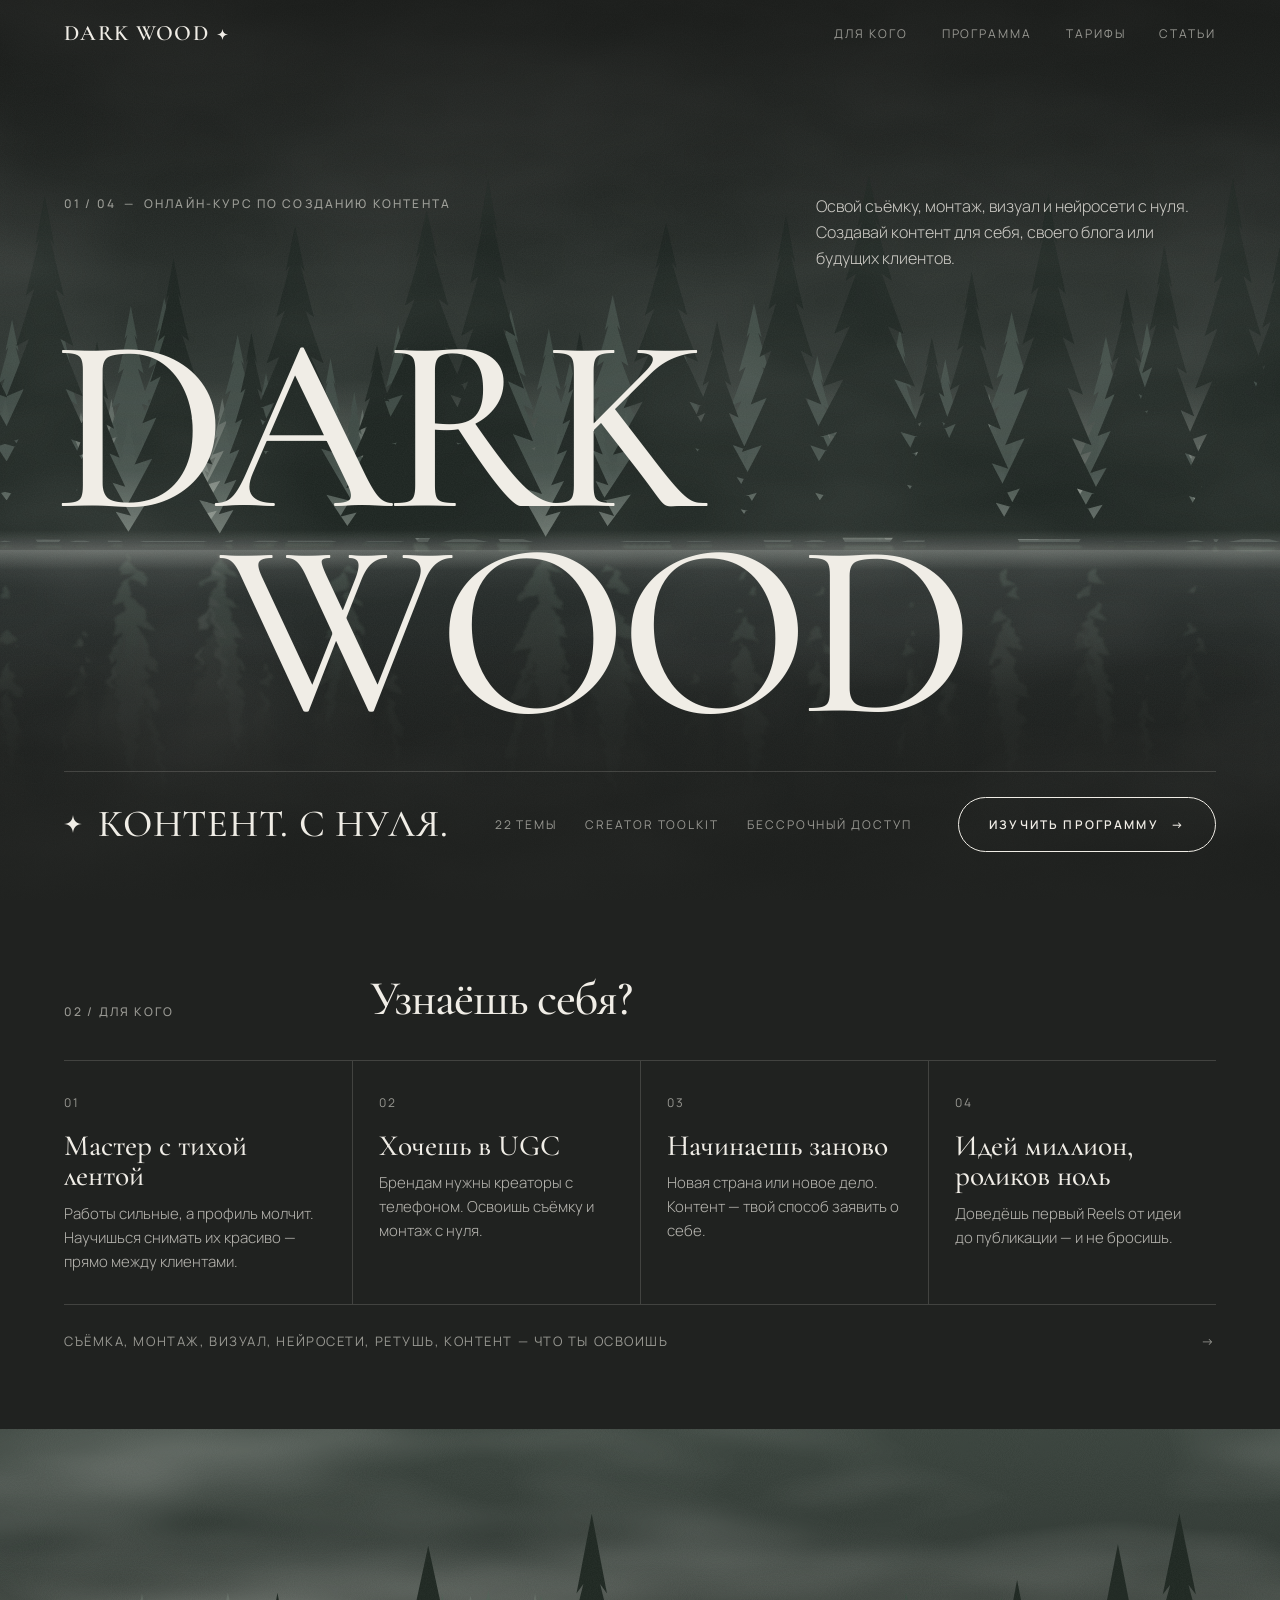
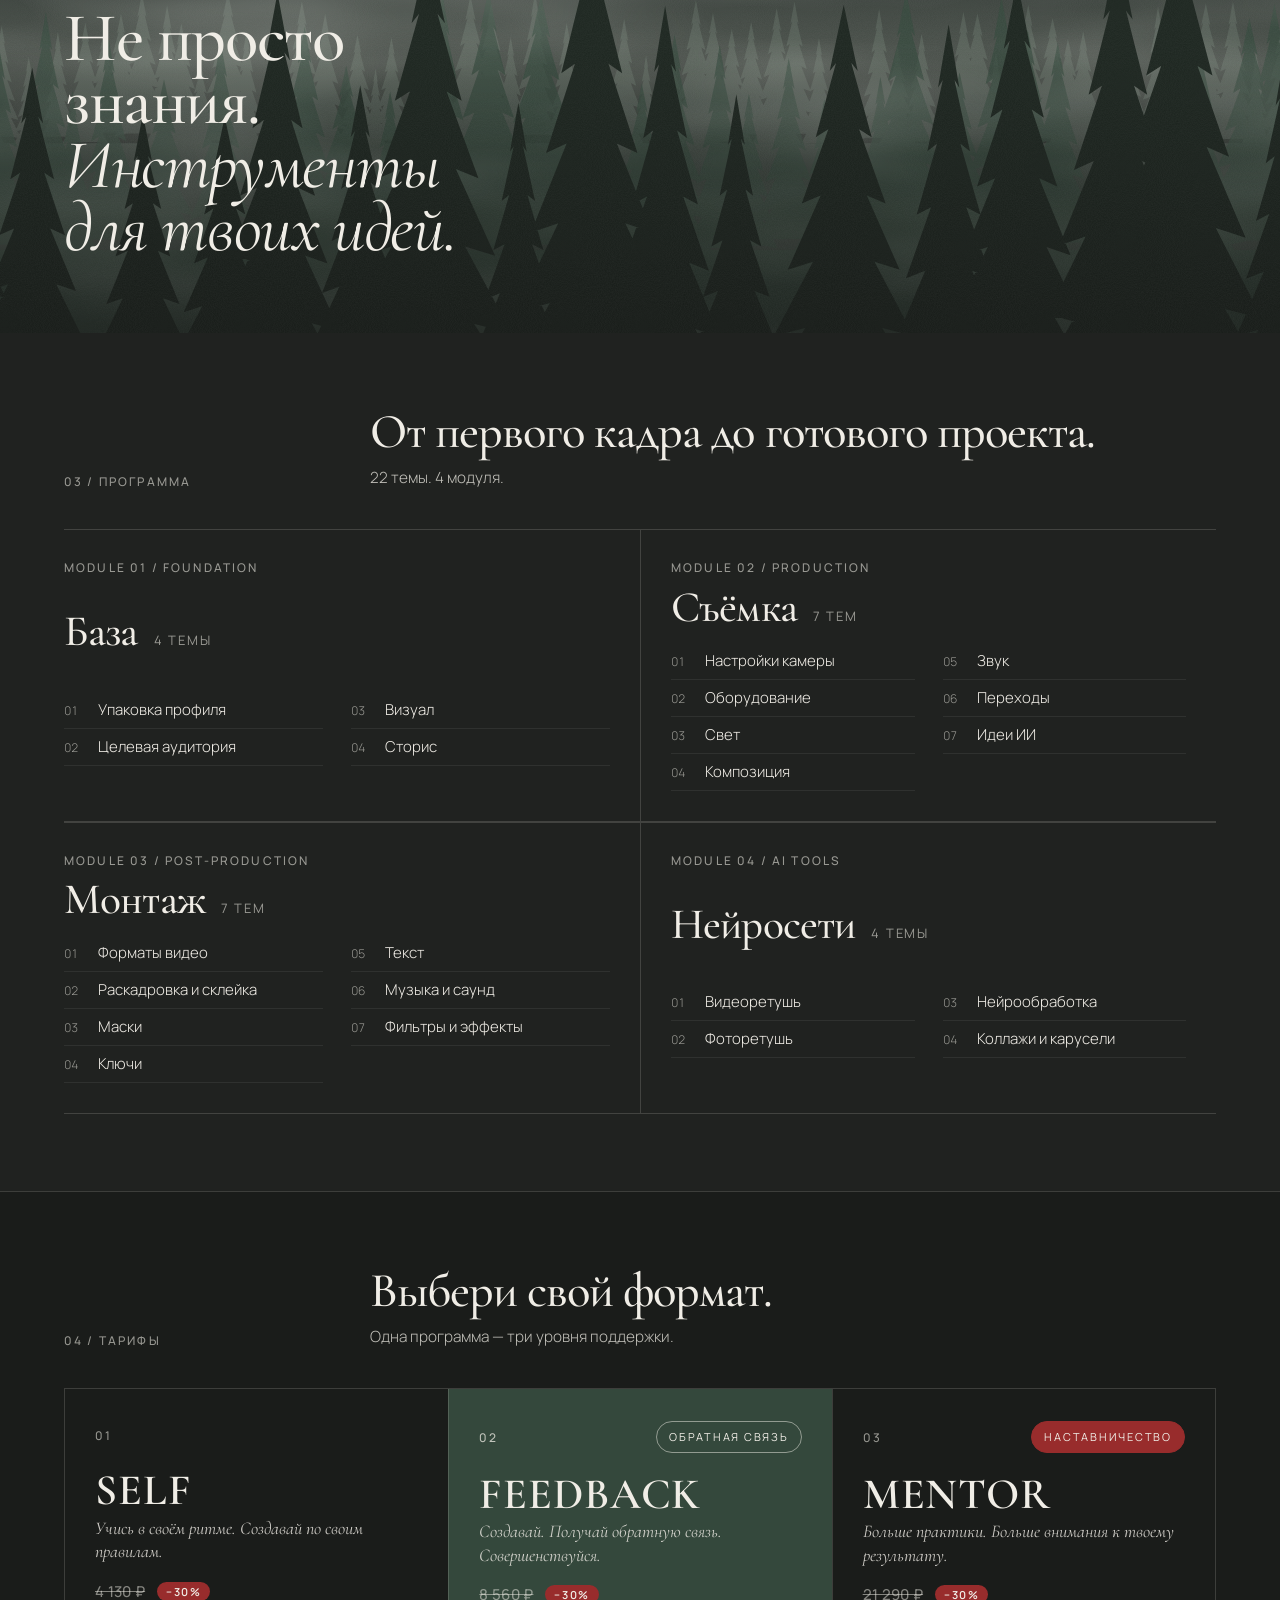
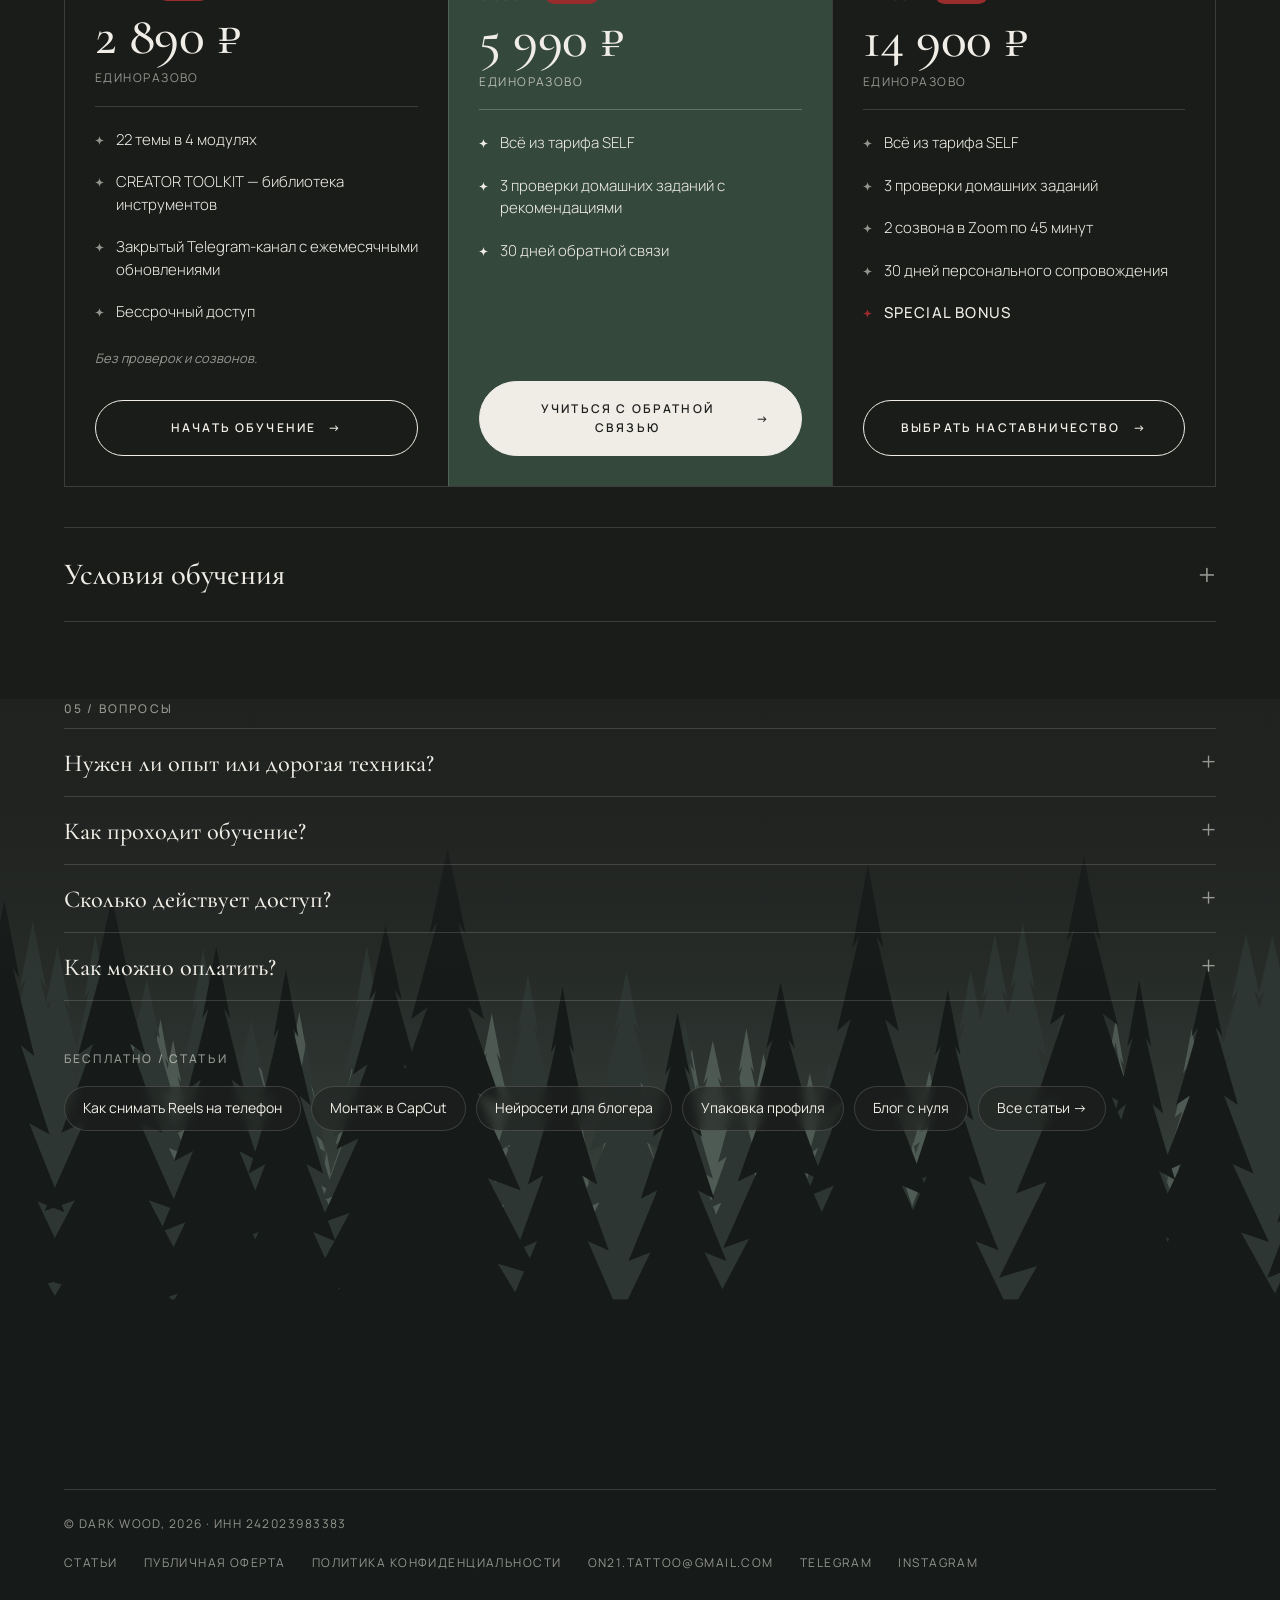
<file: index.html>
<!DOCTYPE html>
<html lang="ru">
<head>
<meta charset="utf-8">
<meta name="viewport" content="width=device-width, initial-scale=1">
<title>DARK WOOD — онлайн-курс по созданию контента: съёмка, монтаж, нейросети, SMM</title>
<meta name="description" content="Онлайн-курс по созданию контента и блогингу с нуля: съёмка Reels на телефон, монтаж в CapCut, нейросети для контента, ретушь, визуал и продвижение в соцсетях (SMM). 22 темы, бессрочный доступ.">
<meta name="keywords" content="курс блогинга, обучение монтажу, монтаж в CapCut, курс по нейросетям, обучение SMM, съёмка Reels, как вести блог, создание контента, курс для блогеров, онлайн-курс монтажа видео">
<meta name="robots" content="index, follow">
<link rel="canonical" href="https://hulijuli.com/">
<meta name="theme-color" content="#202220">
<link rel="icon" href="/favicon.ico" sizes="48x48">
<link rel="icon" href="/favicon.svg" type="image/svg+xml">
<link rel="icon" href="/favicon-192.png" type="image/png" sizes="192x192">
<link rel="apple-touch-icon" href="/apple-touch-icon.png">
<meta property="og:type" content="website">
<meta property="og:locale" content="ru_RU">
<meta property="og:site_name" content="DARK WOOD">
<meta property="og:title" content="DARK WOOD — контент с нуля: съёмка, монтаж, нейросети">
<meta property="og:description" content="Онлайн-курс для блогеров и тех, кто создаёт контент: Reels на телефон, монтаж в CapCut, нейросети, визуал и SMM. 22 темы, бессрочный доступ.">
<meta property="og:url" content="https://hulijuli.com/">
<meta property="og:image" content="https://hulijuli.com/og.png">
<meta property="og:image:width" content="1200">
<meta property="og:image:height" content="630">
<meta name="twitter:card" content="summary_large_image">
<script type="application/ld+json">[{"@context": "https://schema.org", "@type": "Course", "name": "DARK WOOD — контент с нуля", "description": "Онлайн-курс по созданию контента и блогингу с нуля: съёмка Reels на телефон, монтаж в CapCut, нейросети для контента, ретушь, визуал и продвижение в соцсетях (SMM). 22 темы, бессрочный доступ.", "inLanguage": "ru", "url": "https://hulijuli.com/", "provider": {"@type": "Person", "name": "Юлия Ткаченко", "url": "https://hulijuli.com/", "sameAs": ["https://t.me/huli_juli"]}, "educationalLevel": "Beginner", "teaches": ["съёмка контента", "монтаж видео в CapCut", "Reels", "нейросети для контента", "ретушь фото и видео", "визуал для соцсетей", "SMM и продвижение в соцсетях", "ведение блога"], "hasCourseInstance": {"@type": "CourseInstance", "courseMode": "online"}, "offers": [{"@type": "Offer", "name": "SELF", "price": "2890", "priceCurrency": "RUB", "category": "Paid", "availability": "https://schema.org/InStock", "url": "https://hulijuli.com/#pricing"}, {"@type": "Offer", "name": "FEEDBACK", "price": "5990", "priceCurrency": "RUB", "category": "Paid", "availability": "https://schema.org/InStock", "url": "https://hulijuli.com/#pricing"}, {"@type": "Offer", "name": "MENTOR", "price": "14900", "priceCurrency": "RUB", "category": "Paid", "availability": "https://schema.org/InStock", "url": "https://hulijuli.com/#pricing"}]}, {"@context": "https://schema.org", "@type": "FAQPage", "mainEntity": [{"@type": "Question", "name": "Для кого курс DARK WOOD?", "acceptedAnswer": {"@type": "Answer", "text": "Для тех, кто хочет научиться создавать контент с нуля: для своего блога, личного бренда, бизнеса или будущих клиентов. Подойдёт начинающим блогерам, экспертам, мастерам и всем, кто хочет освоить съёмку, монтаж и нейросети."}}, {"@type": "Question", "name": "Нужен ли опыт или дорогая техника?", "acceptedAnswer": {"@type": "Answer", "text": "Нет. Обучение начинается с базы, а снимать выразительные кадры можно даже на телефон."}}, {"@type": "Question", "name": "Чему я научусь на курсе?", "acceptedAnswer": {"@type": "Answer", "text": "Упаковке профиля и работе с целевой аудиторией, визуалу и сторис, съёмке (свет, композиция, звук, переходы), монтажу Reels и коротких видео в CapCut (маски, ключи, текст, музыка, эффекты), а также ретуши фото и видео с помощью нейросетей, коллажам и каруселям."}}, {"@type": "Question", "name": "Как проходит обучение?", "acceptedAnswer": {"@type": "Answer", "text": "Все 22 темы курса находятся в закрытом Telegram-канале. Учиться можно в своём ритме. В тарифах FEEDBACK и MENTOR есть проверки домашних заданий, а в MENTOR — индивидуальные созвоны в Zoom."}}, {"@type": "Question", "name": "Сколько действует доступ?", "acceptedAnswer": {"@type": "Answer", "text": "Доступ к материалам курса, библиотеке CREATOR TOOLKIT и закрытому каналу — бессрочный. Персональная поддержка в тарифах FEEDBACK и MENTOR — 30 дней."}}, {"@type": "Question", "name": "Как можно оплатить?", "acceptedAnswer": {"@type": "Answer", "text": "Оплата принимается в рублях: картой российского банка, через СБП, SberPay или T-Pay. Оплата в валюте появится позже."}}]}]</script>
<link rel="preconnect" href="https://fonts.googleapis.com">
<link rel="preconnect" href="https://fonts.gstatic.com" crossorigin>
<link href="https://fonts.googleapis.com/css2?family=Cormorant+Garamond:ital,wght@0,400;0,500;0,600;1,400;1,500&family=Manrope:wght@300;400;500;600&display=swap" rel="stylesheet">
<style>
:root{
  --graphite:#202220;
  --graphite-2:#1a1c1a;
  --milk:#F0EDE6;
  --forest:#34483C;
  --wine:#982C2C;
  --muted:rgba(240,237,230,.58);
  --line:rgba(240,237,230,.16);
  --serif:"Cormorant Garamond", "Times New Roman", serif;
  --sans:"Manrope", system-ui, -apple-system, sans-serif;
  --pad:clamp(20px,5vw,72px);
}
*{box-sizing:border-box;margin:0;padding:0}
html{scroll-behavior:smooth}
body{background:var(--graphite);color:var(--milk);font-family:var(--sans);font-weight:400;font-size:16px;line-height:1.6;-webkit-font-smoothing:antialiased;overflow-x:hidden}
a{color:inherit;text-decoration:none}
button{font:inherit;color:inherit;background:none;border:0;cursor:pointer}
.star{display:inline-block;width:.7em;height:.7em;vertical-align:middle}
.star{fill:currentColor}
.wrap{padding:0 var(--pad);max-width:1440px;margin:0 auto}
.label{font-family:var(--sans);font-size:12px;letter-spacing:.18em;text-transform:uppercase;color:var(--muted);font-weight:500}
.rule{height:1px;background:var(--line);border:0}

/* NAV */
.nav{position:fixed;inset:0 0 auto 0;z-index:50;transition:background .4s,border-color .4s;border-bottom:1px solid transparent}
.nav.solid{background:rgba(32,34,32,.86);backdrop-filter:blur(14px);-webkit-backdrop-filter:blur(14px);border-color:var(--line)}
.nav .wrap{display:flex;align-items:center;justify-content:space-between;height:68px;gap:20px}
.logo{font-family:var(--serif);font-size:22px;font-weight:600;letter-spacing:.06em;display:flex;align-items:center;gap:8px}
.logo .star{width:11px;height:11px;color:var(--milk)}
.nav-links{display:flex;gap:34px;align-items:center}
.nav-links a{font-size:12px;letter-spacing:.16em;text-transform:uppercase;color:var(--muted);transition:color .25s}
.nav-links a:hover{color:var(--milk)}
.cur{display:flex;border:1px solid var(--line);border-radius:999px;padding:3px}
.cur button{font-size:12px;letter-spacing:.08em;padding:5px 12px;border-radius:999px;color:var(--muted);transition:all .25s}
.cur button.on{background:var(--milk);color:var(--graphite)}
@media(max-width:760px){.nav-links a{display:none}}

/* HERO */
.hero{position:relative;min-height:100svh;display:flex;flex-direction:column;justify-content:flex-end;overflow:hidden;padding-top:100px}
.hero-fog{position:absolute;inset:0;pointer-events:none}
.hero-fog svg{width:100%;height:100%;display:block}
.hero::after{content:"";position:absolute;inset:0;background:linear-gradient(180deg,rgba(25,27,25,.55) 0%,rgba(25,27,25,0) 30%,rgba(25,27,25,0) 70%,rgba(32,34,32,.85) 100%);pointer-events:none}
.hero .wrap{position:relative;z-index:2;width:100%}
.hero-top{display:flex;justify-content:space-between;align-items:flex-start;gap:24px;margin-bottom:clamp(28px,6vh,64px)}
.hero-top p{max-width:400px;font-size:clamp(15px,1.25vw,18px);color:rgba(240,237,230,.82);font-weight:300}
.hero-title{font-family:var(--serif);font-weight:500;line-height:.82;letter-spacing:-.035em;font-size:clamp(84px,19.5vw,330px);margin-left:-.04em;white-space:nowrap}
.hero-title span{display:block}
.hero-title .w2{padding-left:clamp(0px,13vw,240px)}
.hero-sub{display:flex;align-items:center;justify-content:space-between;gap:24px;flex-wrap:wrap;margin-top:clamp(24px,4vh,44px);padding:22px 0 clamp(26px,5vh,48px);border-top:1px solid var(--line)}
.hero-claim{font-family:var(--serif);font-size:clamp(26px,3vw,44px);font-weight:500;letter-spacing:.02em;display:flex;align-items:center;gap:16px}
.hero-claim .star{width:18px;height:18px}
.hero-meta{display:flex;gap:28px;flex-wrap:wrap}
.hero-meta span{font-size:12px;letter-spacing:.16em;text-transform:uppercase;color:var(--muted)}
.btn{display:inline-flex;align-items:center;gap:12px;padding:17px 30px;border:1px solid var(--milk);border-radius:999px;font-size:12px;letter-spacing:.18em;text-transform:uppercase;font-weight:600;transition:background .3s,color .3s}
.btn:hover{background:var(--milk);color:var(--graphite)}
.btn.fill{background:var(--milk);color:var(--graphite)}
.btn.fill:hover{background:transparent;color:var(--milk)}
.btn .arr{transition:transform .3s}
.btn:hover .arr{transform:translateX(4px)}
@media(max-width:760px){
  .hero-top{flex-direction:column}
  .hero-title{white-space:normal;font-size:clamp(90px,29vw,200px);line-height:.8}
  .hero-title .w2{padding-left:0}
  .hero-sub{flex-direction:column;align-items:flex-start}
}

/* SECTION HEAD */
section{position:relative}
.sec{padding:clamp(90px,13vw,180px) 0}
.sec-head{display:grid;grid-template-columns:minmax(140px,1fr) 3fr;gap:24px;margin-bottom:clamp(50px,7vw,96px)}
.sec-head h2{font-family:var(--serif);font-weight:500;font-size:clamp(44px,6.6vw,108px);line-height:.92;letter-spacing:-.02em}
.sec-head p{margin-top:28px;max-width:560px;color:rgba(240,237,230,.78);font-weight:300;font-size:clamp(15px,1.2vw,18px)}
@media(max-width:760px){.sec-head{grid-template-columns:1fr}}

/* SKILLS */
.skills{display:grid;grid-template-columns:repeat(3,1fr);border-top:1px solid var(--line)}
.skill{padding:36px 32px 44px 0;border-bottom:1px solid var(--line);position:relative}
.skill:not(:nth-child(3n)){border-right:1px solid var(--line)}
.skill:not(:nth-child(3n+1)){padding-left:32px}
.skill .num{font-size:12px;letter-spacing:.16em;color:var(--muted)}
.skill h3{font-family:var(--serif);font-weight:500;font-size:clamp(34px,3.3vw,52px);line-height:1;margin:26px 0 14px;letter-spacing:-.01em}
.skill p{color:rgba(240,237,230,.72);font-weight:300;max-width:300px}
@media(max-width:900px){
  .skills{grid-template-columns:1fr 1fr}
  .skill{padding:30px 20px 36px 0!important;border-right:0!important}
  .skill:nth-child(odd){border-right:1px solid var(--line)!important}
  .skill:nth-child(even){padding-left:20px!important}
}
@media(max-width:560px){
  .skills{grid-template-columns:1fr}
  .skills .skill:nth-child(n){border-right:0!important;padding-left:0!important}
}
.toolkit{display:grid;grid-template-columns:1fr 1fr;border-bottom:1px solid var(--line)}
.toolkit > div{padding:46px 40px 50px 0}
.toolkit > div + div{border-left:1px solid var(--line);padding-left:40px}
.toolkit h3{font-family:var(--serif);font-weight:500;font-size:clamp(32px,3vw,46px);line-height:1.02;margin:22px 0 16px}
.toolkit p{color:rgba(240,237,230,.74);font-weight:300;max-width:500px}
.bonus-tag{display:inline-flex;align-items:center;gap:8px;color:var(--milk)}
.bonus-tag .star{width:10px;height:10px;color:var(--wine)}
@media(max-width:760px){.toolkit{grid-template-columns:1fr}.toolkit > div + div{border-left:0;border-top:1px solid var(--line);padding-left:0}}

/* FOREST BAND (photo placeholder) */
.forest{position:relative;height:clamp(460px,82vh,820px);overflow:hidden;background:#141614}
.forest svg{position:absolute;inset:0;width:100%;height:100%}
.forest .quote{position:absolute;left:0;right:0;bottom:clamp(40px,8vh,90px);z-index:3}
.forest .quote h2{font-family:var(--serif);font-weight:500;font-size:clamp(42px,7vw,120px);line-height:.92;letter-spacing:-.02em;max-width:14ch}
.forest .quote h2 em{font-style:italic;font-weight:400}
.forest .corner{position:absolute;top:28px;z-index:3}

/* PROGRAM */
.modules{border-top:1px solid var(--line)}
.module{display:grid;grid-template-columns:minmax(140px,1fr) 1.4fr 1.6fr;gap:24px;padding:44px 0 50px;border-bottom:1px solid var(--line);transition:background .4s}
.module:hover{background:linear-gradient(90deg,transparent,rgba(52,72,60,.14),transparent)}
.module .mid .label{display:block}
.module h3{font-family:var(--serif);font-weight:500;font-size:clamp(44px,5vw,84px);line-height:.9;letter-spacing:-.02em}
.module .count{margin-top:16px;font-size:13px;letter-spacing:.14em;text-transform:uppercase;color:var(--muted)}
.module ol{list-style:none;columns:2;column-gap:28px;padding-top:6px}
.module li{break-inside:avoid;display:flex;gap:14px;padding:9px 0;border-bottom:1px solid rgba(240,237,230,.07);font-weight:300}
.module li span{font-size:12px;color:var(--muted);min-width:20px;padding-top:3px;font-variant-numeric:tabular-nums}
.program-end{display:flex;align-items:center;gap:18px;margin-top:56px;font-family:var(--serif);font-size:clamp(24px,2.6vw,38px);font-weight:500}
.program-end .star{width:16px;height:16px;flex:none}
@media(max-width:900px){.module{grid-template-columns:1fr;gap:18px}.module ol{columns:1}}

/* PRICING */
.pricing{background:var(--graphite-2);border-top:1px solid var(--line)}
.plans{display:grid;grid-template-columns:repeat(3,1fr);gap:0;border:1px solid var(--line)}
.plan{padding:40px 34px 38px;display:flex;flex-direction:column;position:relative}
.plan + .plan{border-left:1px solid var(--line)}
.plan .top{min-height:28px;display:flex;justify-content:space-between;align-items:center}
.plan h3{font-family:var(--serif);font-weight:600;font-size:clamp(40px,3.4vw,56px);letter-spacing:.02em;margin:32px 0 6px;line-height:1}
.plan .tagline{font-family:var(--serif);font-style:italic;font-size:21px;color:rgba(240,237,230,.82);min-height:58px;line-height:1.3}
.price{font-family:var(--serif);font-size:clamp(46px,4.2vw,68px);font-weight:500;letter-spacing:-.01em;margin:28px 0 8px;line-height:1}
.price small{font-size:.5em;margin-left:4px}
.price-note{font-size:12px;letter-spacing:.12em;text-transform:uppercase;color:var(--muted);margin-bottom:28px}
.plan ul{list-style:none;flex:1;border-top:1px solid var(--line);padding-top:12px}
.plan li{display:flex;gap:12px;padding:10px 0;font-weight:300;font-size:15px;line-height:1.5}
.plan li .star{width:9px;height:9px;margin-top:7px;flex:none;color:var(--muted)}
.plan .foot{font-size:13px;color:var(--muted);margin-top:14px;font-style:italic}
.plan .btn{margin-top:32px;justify-content:center;width:100%}
.plan.featured{background:var(--forest)}
.plan.featured li .star{color:var(--milk)}
.badge{font-size:11px;letter-spacing:.16em;text-transform:uppercase;padding:6px 12px;border:1px solid rgba(240,237,230,.5);border-radius:999px}
.badge.wine{border-color:var(--wine);background:var(--wine)}
.special{color:var(--milk);font-weight:500;letter-spacing:.08em}
@media(max-width:980px){.plans{grid-template-columns:1fr}.plan + .plan{border-left:0;border-top:1px solid var(--line)}}

.terms{display:grid;grid-template-columns:minmax(140px,1fr) 3fr;gap:24px;margin-top:clamp(70px,9vw,120px)}
.terms h3{font-family:var(--serif);font-weight:500;font-size:clamp(34px,3.6vw,56px);line-height:1;margin-bottom:30px}
.terms-list{display:grid;grid-template-columns:1fr 1fr;border-top:1px solid var(--line)}
.terms-list div{padding:24px 28px 26px 0;border-bottom:1px solid var(--line);font-weight:300;color:rgba(240,237,230,.82);display:flex;gap:16px}
.terms-list div:nth-child(even){padding-left:28px;border-left:1px solid var(--line)}
.terms-list .n{font-size:12px;color:var(--muted);padding-top:3px;letter-spacing:.1em}
@media(max-width:760px){.terms{grid-template-columns:1fr}.terms-list{grid-template-columns:1fr}.terms-list div:nth-child(even){padding-left:0;border-left:0}}

.faq-list{border-top:1px solid var(--line)}
.faq-list details{border-bottom:1px solid var(--line)}
.faq-list summary{list-style:none;cursor:pointer;display:flex;justify-content:space-between;gap:24px;align-items:baseline;padding:26px 0;font-family:var(--serif);font-size:clamp(24px,2.4vw,34px);font-weight:500;line-height:1.15}
.faq-list summary::-webkit-details-marker{display:none}
.faq-list summary::after{content:"+";font-family:var(--sans);font-weight:300;font-size:26px;color:var(--muted);transition:transform .3s}
.faq-list details[open] summary::after{transform:rotate(45deg)}
.faq-list details p{padding:0 0 28px;max-width:720px;color:rgba(240,237,230,.78);font-weight:300}

/* compact layout */
.sec{padding:clamp(64px,8vw,120px) 0}
.sec-head{margin-bottom:clamp(34px,4.5vw,60px)}
.who{display:grid;grid-template-columns:repeat(4,1fr);border-top:1px solid var(--line)}
.who>div{padding:28px 26px 30px 0;border-bottom:1px solid var(--line)}
.who>div+div{padding-left:26px;border-left:1px solid var(--line)}
.who .num{font-size:12px;letter-spacing:.16em;color:var(--muted)}
.who h3{font-family:var(--serif);font-weight:500;font-size:clamp(26px,2.3vw,34px);line-height:1.05;margin:16px 0 10px}
.who p{color:rgba(240,237,230,.72);font-weight:300;font-size:15px}
.more{display:flex;justify-content:space-between;gap:20px;align-items:center;margin-top:26px;font-size:13px;letter-spacing:.12em;text-transform:uppercase;color:var(--muted);transition:color .25s}
.more:hover{color:var(--milk)}
@media(max-width:900px){.who{grid-template-columns:1fr 1fr}.who>div:nth-child(3){border-left:0;padding-left:0}}
@media(max-width:560px){.who{grid-template-columns:1fr 1fr}.who>div{padding:20px 14px 22px 0!important}.who>div:nth-child(even){padding-left:14px!important;border-left:1px solid var(--line)!important}.who>div:nth-child(odd){border-left:0!important}.who h3{font-size:22px;margin:10px 0 6px}.who p{font-size:13px}}
.forest{height:clamp(380px,56vh,560px)!important}
.forest .quote h2{font-size:clamp(38px,5.4vw,88px)!important}
.modules{display:grid;grid-template-columns:1fr 1fr;border-top:0}
.module{grid-template-columns:1fr!important;gap:10px!important;padding:28px 30px 30px 0!important;border-bottom:1px solid var(--line);border-top:1px solid var(--line)}
.module:nth-child(even){padding-left:30px!important;border-left:1px solid var(--line)}
.module .mid{display:flex;align-items:baseline;gap:16px}
.module h3{font-size:clamp(36px,3.4vw,52px)!important}
.module .count{margin-top:0!important}
.module ol{columns:2!important}
.module li{padding:6px 0!important;font-size:15px}
@media(max-width:900px){.modules{grid-template-columns:1fr}.module:nth-child(even){padding-left:0!important;border-left:0}}
details.terms{display:block!important;margin-top:40px;border-top:1px solid var(--line);border-bottom:1px solid var(--line)}
details.terms summary{list-style:none;cursor:pointer;display:flex;justify-content:space-between;padding:22px 0;font-family:var(--serif);font-size:clamp(24px,2.4vw,32px);font-weight:500}
details.terms summary::-webkit-details-marker{display:none}
details.terms summary span{font-family:var(--sans);font-weight:300;color:var(--muted);transition:transform .3s}
details.terms[open] summary span{transform:rotate(45deg)}
details.terms .terms-list{margin-bottom:24px}
.arts{margin-top:44px}
.arts>div{display:flex;flex-wrap:wrap;gap:10px;margin-top:16px}
.arts a{padding:10px 18px;border:1px solid var(--line);border-radius:999px;font-size:14px;transition:border-color .25s,background .25s}
.arts a:hover{border-color:var(--milk);background:rgba(240,237,230,.05)}
footer{position:relative;padding-top:0!important}
.foot-forest{display:block;width:100%;height:clamp(120px,14vw,220px);margin-bottom:clamp(40px,6vw,80px)}

.sec{padding:clamp(48px,6vw,90px) 0}
.sec-head{margin-bottom:clamp(26px,3vw,40px);align-items:end}
.sec-head h2{font-size:clamp(34px,3.8vw,56px)!important}
.sec-head p{margin-top:12px!important}
#faq .faq-list summary{padding:18px 0;font-size:clamp(20px,1.9vw,26px)}
.plan{padding:32px 30px 30px!important}
.plan h3{margin:20px 0 4px!important}
.plan .tagline{min-height:0!important;font-size:18px!important}
.price{margin:18px 0 6px!important}
.price-note{margin-bottom:18px!important}
.chips{display:flex;flex-wrap:wrap;gap:10px 26px;margin-top:26px;font-size:12px;letter-spacing:.16em;text-transform:uppercase;color:var(--milk)}
.author{margin-top:22px;max-width:760px;color:rgba(240,237,230,.74);font-weight:300;font-size:15px}
.author em{display:block;margin-top:6px;font-family:var(--serif);font-style:italic;font-size:20px;color:var(--milk)}
.endwrap{position:relative;overflow:hidden}
.end-bg{position:absolute;inset:0;z-index:0;pointer-events:none}
.end-bg svg{width:100%;height:100%;display:block}
.endwrap>section,.endwrap>footer{position:relative;z-index:1;background:transparent!important}
.endwrap footer{border-top:0!important;padding-top:clamp(120px,22vw,320px)!important}
.endwrap .arts a{background:rgba(32,34,32,.55);backdrop-filter:blur(4px);-webkit-backdrop-filter:blur(4px)}
.old-row{display:flex;align-items:center;gap:12px;font-family:var(--sans);font-size:15px;margin-bottom:8px;letter-spacing:.02em}
.old-row s{color:rgba(240,237,230,.5);text-decoration-thickness:1px}
.old-row b{font-weight:600;font-size:11px;letter-spacing:.14em;padding:4px 9px;border-radius:999px;background:var(--wine);color:var(--milk)}
.buyer{display:grid;gap:8px;margin:0 0 14px}
.buyer input{background:transparent;border:1px solid var(--line);color:var(--milk);font:inherit;font-size:14px;padding:13px 16px;outline:none}
.buyer input:focus{border-color:var(--milk)}
.buyer input::placeholder{color:var(--muted)}
.pay-opt[disabled]{opacity:.6;pointer-events:none}
/* FOOTER */
footer{border-top:1px solid var(--line);padding:clamp(70px,10vw,130px) 0 36px;overflow:hidden}
.foot-cta{display:flex;justify-content:space-between;align-items:flex-end;gap:30px;flex-wrap:wrap;margin-bottom:clamp(60px,9vw,120px)}
.foot-cta h2{font-family:var(--serif);font-weight:500;font-size:clamp(46px,6.4vw,104px);line-height:.92;letter-spacing:-.02em}
.foot-word{font-family:var(--serif);font-weight:500;font-size:clamp(70px,17.5vw,300px);line-height:.8;letter-spacing:-.035em;white-space:nowrap;color:rgba(240,237,230,.06);margin:0 0 30px -.03em;user-select:none}
.foot-bottom{display:flex;justify-content:space-between;gap:20px;flex-wrap:wrap;padding-top:24px;border-top:1px solid var(--line)}
.foot-bottom a,.foot-bottom span{font-size:12px;letter-spacing:.12em;text-transform:uppercase;color:var(--muted)}
.foot-bottom a:hover{color:var(--milk)}
.foot-links{display:flex;gap:26px;flex-wrap:wrap}
@media(max-width:760px){.foot-word{white-space:normal;font-size:30vw}}

/* CHECKOUT DIALOG */
.dlg{position:fixed;inset:0;z-index:100;display:none;align-items:center;justify-content:center;padding:20px;background:rgba(12,13,12,.72);backdrop-filter:blur(8px);-webkit-backdrop-filter:blur(8px)}
.dlg.open{display:flex}
.dlg-box{width:100%;max-width:520px;background:var(--graphite);border:1px solid var(--line);padding:38px 34px 32px;position:relative;animation:rise .35s ease}
@keyframes rise{from{opacity:0;transform:translateY(14px)}to{opacity:1;transform:none}}
.dlg-x{position:absolute;top:16px;right:18px;font-size:26px;line-height:1;color:var(--muted)}
.dlg-x:hover{color:var(--milk)}
.dlg h3{font-family:var(--serif);font-weight:600;font-size:44px;line-height:1;margin:14px 0 6px}
.dlg .dlg-price{font-family:var(--serif);font-size:28px;color:rgba(240,237,230,.85);margin-bottom:26px}
.pay-opt{display:flex;justify-content:space-between;align-items:center;gap:16px;width:100%;text-align:left;padding:20px 22px;border:1px solid var(--line);margin-bottom:12px;transition:border-color .25s,background .25s}
.pay-opt:hover{border-color:var(--milk);background:rgba(240,237,230,.04)}
.pay-opt strong{display:block;font-weight:500;font-size:16px}
.pay-opt small{display:block;color:var(--muted);font-size:13px;margin-top:2px}
.pay-opt .amt{font-family:var(--serif);font-size:26px;white-space:nowrap}
.promo{display:flex;gap:8px;margin:0 0 18px}
.promo input{flex:1;min-width:0;background:transparent;border:1px solid var(--line);color:var(--milk);font:inherit;font-size:14px;letter-spacing:.12em;text-transform:uppercase;padding:13px 16px;outline:none;transition:border-color .25s}
.promo input::placeholder{color:var(--muted);letter-spacing:.14em}
.promo input:focus{border-color:var(--milk)}
.promo button{border:1px solid var(--milk);padding:0 18px;font-size:11px;letter-spacing:.16em;text-transform:uppercase;font-weight:600;transition:background .25s,color .25s}
.promo button:hover{background:var(--milk);color:var(--graphite)}
.promo.ok input{border-color:var(--forest);background:rgba(52,72,60,.25)}
.promo-msg{font-size:13px;margin:-10px 0 16px;min-height:0}
.promo-msg.ok{color:#9fb8a6}.promo-msg.err{color:#d98080}
.promo-msg button{font-size:12px;text-decoration:underline;color:var(--muted);margin-left:8px}
.dlg-box{max-height:calc(100svh - 40px);overflow-y:auto}
@media(max-width:560px){
  .dlg{padding:12px;align-items:flex-end}
  .dlg-box{padding:30px 20px 22px}
  .dlg h3{font-size:38px}
  .pay-opt{flex-direction:column;align-items:flex-start;gap:10px;padding:16px 18px}
}
.pay-opt .amt s{font-size:.62em;color:var(--muted);margin-right:8px}
.dlg-note{font-size:13px;color:var(--muted);margin-top:16px;line-height:1.5}
.dlg-msg{display:none;margin-top:14px;padding:14px 16px;border-left:2px solid var(--wine);font-size:14px;color:rgba(240,237,230,.86);background:rgba(152,44,44,.08)}

/* REVEAL */
.rv{opacity:0;transform:translateY(26px);transition:opacity 1s ease,transform 1s ease}
.rv.in{opacity:1;transform:none}
@media (prefers-reduced-motion:reduce){.rv{opacity:1;transform:none;transition:none}html{scroll-behavior:auto}}
</style>
</head>
<body>

<svg width="0" height="0" style="position:absolute" aria-hidden="true">
  <symbol id="s" viewBox="0 0 20 20"><path d="M10 0C10.6 6.2 13.8 9.4 20 10C13.8 10.6 10.6 13.8 10 20C9.4 13.8 6.2 10.6 0 10C6.2 9.4 9.4 6.2 10 0Z"/></symbol>
</svg>

<!-- NAV -->
<header class="nav" id="nav">
  <div class="wrap">
    <a href="#top" class="logo">DARK WOOD <svg class="star"><use href="#s"/></svg></a>
    <nav class="nav-links">
      <a href="#for">Для кого</a>
      <a href="#program">Программа</a>
      <a href="#pricing">Тарифы</a>
      <a href="/blog/">Статьи</a>
    </nav>
    <div class="cur" role="group" aria-label="Валюта" hidden style="display:none">
      <button data-cur="RUB" class="on">₽</button>
      <button data-cur="USD">$</button>
    </div>
  </div>
</header>

<!-- 01 HERO -->
<section class="hero" id="top">
  <div class="hero-fog" aria-hidden="true">
    <svg viewBox="0 0 1440 900" preserveAspectRatio="xMidYMid slice">
      <defs>
        <linearGradient id="hSky" x1="0" y1="0" x2="0" y2="1">
          <stop offset="0" stop-color="#191b19"/><stop offset=".45" stop-color="#2c3430"/><stop offset=".6" stop-color="#46524c"/><stop offset=".61" stop-color="#3a4440"/><stop offset="1" stop-color="#141614"/>
        </linearGradient>
        <linearGradient id="hMist" x1="0" y1="0" x2="0" y2="1">
          <stop offset="0" stop-color="#d9ddd3" stop-opacity="0"/><stop offset=".5" stop-color="#d9ddd3" stop-opacity=".28"/><stop offset="1" stop-color="#d9ddd3" stop-opacity="0"/>
        </linearGradient>
        <linearGradient id="hWater" x1="0" y1="0" x2="0" y2="1">
          <stop offset="0" stop-color="#202220" stop-opacity=".15"/><stop offset=".55" stop-color="#1a1c1a" stop-opacity=".7"/><stop offset="1" stop-color="#141614" stop-opacity=".97"/>
        </linearGradient>
        <filter id="hRipple" x="0" y="0" width="100%" height="100%">
          <feTurbulence type="fractalNoise" baseFrequency=".0015 .09" numOctaves="2" seed="4" result="t">
            <animate attributeName="baseFrequency" dur="14s" values=".0015 .09;.0018 .1;.0015 .09" repeatCount="indefinite"/>
          </feTurbulence>
          <feDisplacementMap in="SourceGraphic" in2="t" scale="16" xChannelSelector="R" yChannelSelector="G"/>
          <feGaussianBlur stdDeviation="1.2"/>
        </filter>
        <filter id="fog" x="0" y="0" width="100%" height="100%">
          <feTurbulence type="fractalNoise" baseFrequency=".0028 .006" numOctaves="4" seed="7">
            <animate attributeName="baseFrequency" dur="60s" values=".0028 .006;.0032 .0068;.0028 .006" repeatCount="indefinite"/>
          </feTurbulence>
          <feColorMatrix values="0 0 0 0 .94  0 0 0 0 .93  0 0 0 0 .9  0 0 0 .55 -.18"/>
        </filter>
        <filter id="hGrain"><feTurbulence type="fractalNoise" baseFrequency=".9" numOctaves="2"/><feColorMatrix values="0 0 0 0 1 0 0 0 0 1 0 0 0 0 1 0 0 0 .05 0"/></filter>
      </defs>
      <rect width="1440" height="900" fill="url(#hSky)"/>
      <g id="hFar" fill="#66726b" opacity=".6"></g>
      <rect y="380" width="1440" height="220" fill="url(#hMist)"/>
      <g id="hMid" fill="#3e4a44" opacity=".9"></g>
      <rect y="470" width="1440" height="120" fill="url(#hMist)" opacity=".8"/>
      <g id="hNear" fill="#1c2420"></g>
      <g transform="translate(0,1088) scale(1,-1)" filter="url(#hRipple)" opacity=".55">
        <use href="#hFar"/><use href="#hMid"/><use href="#hNear"/>
      </g>
      <rect y="544" width="1440" height="356" fill="url(#hWater)"/>
      <rect y="530" width="1440" height="40" fill="url(#hMist)" opacity=".9"/>
      <rect width="1440" height="900" filter="url(#fog)" opacity=".28"/>
      <rect width="1440" height="900" filter="url(#hGrain)"/>
    </svg>
  </div>
  <div class="wrap">
    <div class="hero-top rv">
      <span class="label">01 / 04 &nbsp;—&nbsp; Онлайн-курс по созданию контента</span>
      <p>Освой съёмку, монтаж, визуал и нейросети с нуля. Создавай контент для себя, своего блога или будущих клиентов.</p>
    </div>
    <h1 class="hero-title rv"><span>DARK</span><span class="w2">WOOD</span></h1>
    <div class="hero-sub rv">
      <div class="hero-claim"><svg class="star"><use href="#s"/></svg> КОНТЕНТ. С НУЛЯ.</div>
      <div class="hero-meta">
        <span>22 темы</span><span>Creator Toolkit</span><span>Бессрочный доступ</span>
      </div>
      <a href="#program" class="btn">Изучить программу <span class="arr">→</span></a>
    </div>
  </div>
</section>

<!-- 02 FOR WHOM -->
<section class="sec" id="for">
  <div class="wrap">
    <div class="sec-head rv">
      <span class="label">02 / Для кого</span>
      <div>
        <h2>Узнаёшь себя?</h2>
      </div>
    </div>
    <div class="who">
      <div class="rv"><span class="num">01</span><h3>Мастер с тихой лентой</h3><p>Работы сильные, а профиль молчит. Научишься снимать их красиво — прямо между клиентами.</p></div>
      <div class="rv"><span class="num">02</span><h3>Хочешь в UGC</h3><p>Брендам нужны креаторы с телефоном. Освоишь съёмку и монтаж с нуля.</p></div>
      <div class="rv"><span class="num">03</span><h3>Начинаешь заново</h3><p>Новая страна или новое дело. Контент — твой способ заявить о себе.</p></div>
      <div class="rv"><span class="num">04</span><h3>Идей миллион, роликов ноль</h3><p>Доведёшь первый Reels от идеи до публикации — и не бросишь.</p></div>
    </div>
    
    <a class="more rv" href="/navyki/">Съёмка, монтаж, визуал, нейросети, ретушь, контент — что ты освоишь <span>→</span></a>
  </div>
</section>

<!-- FOREST BAND -->
<section class="forest" aria-label="Не просто знания">
  <svg viewBox="0 0 1440 820" preserveAspectRatio="xMidYMid slice" aria-hidden="true">
    <defs>
      <linearGradient id="sky" x1="0" y1="0" x2="0" y2="1">
        <stop offset="0" stop-color="#3f4a43"/><stop offset=".55" stop-color="#262c28"/><stop offset="1" stop-color="#121412"/>
      </linearGradient>
      <linearGradient id="mist" x1="0" y1="0" x2="0" y2="1">
        <stop offset="0" stop-color="#cfd3c8" stop-opacity="0"/><stop offset=".5" stop-color="#cfd3c8" stop-opacity=".22"/><stop offset="1" stop-color="#cfd3c8" stop-opacity="0"/>
      </linearGradient>
      <linearGradient id="shade" x1="0" y1="0" x2="0" y2="1">
        <stop offset=".45" stop-color="#141614" stop-opacity="0"/><stop offset="1" stop-color="#141614" stop-opacity=".95"/>
      </linearGradient>
      <filter id="fog2"><feTurbulence type="fractalNoise" baseFrequency=".0022 .008" numOctaves="3" seed="3"><animate attributeName="seed" dur="1s" values="3"/></feTurbulence><feColorMatrix values="0 0 0 0 .85 0 0 0 0 .87 0 0 0 0 .82 0 0 0 .9 -.35"/></filter>
      <filter id="grain"><feTurbulence type="fractalNoise" baseFrequency=".9" numOctaves="2"/><feColorMatrix values="0 0 0 0 1 0 0 0 0 1 0 0 0 0 1 0 0 0 .05 0"/></filter>
    </defs>
    <rect width="1440" height="820" fill="url(#sky)"/>
    <g id="ridge1" fill="#4d5a51" opacity=".55"></g>
    <rect y="260" width="1440" height="260" fill="url(#mist)"/>
    <g id="ridge2" fill="#34483C" opacity=".75"></g>
    <rect width="1440" height="820" filter="url(#fog2)" opacity=".5"/>
    <g id="ridge3" fill="#1d2620"></g>
    <rect width="1440" height="820" fill="url(#shade)"/>
    <rect width="1440" height="820" filter="url(#grain)"/>
  </svg>
    <div class="wrap quote rv">
    <h2>Не просто знания. <em>Инструменты для твоих идей.</em></h2>
  </div>
</section>

<!-- 03 PROGRAM -->
<section class="sec" id="program">
  <div class="wrap">
    <div class="sec-head rv">
      <span class="label">03 / Программа</span>
      <div>
        <h2>От первого кадра до готового проекта.</h2>
        <p>22 темы. 4 модуля.</p>
      </div>
    </div>

    <div class="modules">
      <article class="module rv">
        <span class="label">Module 01 / Foundation</span>
        <div class="mid"><h3>База</h3><div class="count">4 темы</div></div>
        <ol><li><span>01</span>Упаковка профиля</li><li><span>02</span>Целевая аудитория</li><li><span>03</span>Визуал</li><li><span>04</span>Сторис</li></ol>
      </article>
      <article class="module rv">
        <span class="label">Module 02 / Production</span>
        <div class="mid"><h3>Съёмка</h3><div class="count">7 тем</div></div>
        <ol><li><span>01</span>Настройки камеры</li><li><span>02</span>Оборудование</li><li><span>03</span>Свет</li><li><span>04</span>Композиция</li><li><span>05</span>Звук</li><li><span>06</span>Переходы</li><li><span>07</span>Идеи ИИ</li></ol>
      </article>
      <article class="module rv">
        <span class="label">Module 03 / Post-production</span>
        <div class="mid"><h3>Монтаж</h3><div class="count">7 тем</div></div>
        <ol><li><span>01</span>Форматы видео</li><li><span>02</span>Раскадровка и склейка</li><li><span>03</span>Маски</li><li><span>04</span>Ключи</li><li><span>05</span>Текст</li><li><span>06</span>Музыка и саунд</li><li><span>07</span>Фильтры и эффекты</li></ol>
      </article>
      <article class="module rv">
        <span class="label">Module 04 / AI Tools</span>
        <div class="mid"><h3>Нейросети</h3><div class="count">4 темы</div></div>
        <ol><li><span>01</span>Видеоретушь</li><li><span>02</span>Фоторетушь</li><li><span>03</span>Нейрообработка</li><li><span>04</span>Коллажи и карусели</li></ol>
      </article>
    </div>
    
  </div>
</section>

<!-- 04 PRICING -->
<section class="sec pricing" id="pricing">
  <div class="wrap">
    <div class="sec-head rv">
      <span class="label">04 / Тарифы</span>
      <div>
        <h2>Выбери свой формат.</h2>
        <p>Одна программа — три уровня поддержки.</p>
      </div>
    </div>

    <div class="plans">
      <div class="plan rv">
        <div class="top"><span class="label">01</span></div>
        <h3>SELF</h3>
        <p class="tagline">Учись в своём ритме. Создавай по своим правилам.</p>
        <div class="price" data-plan="self"></div>
        <div class="price-note">Единоразово</div>
        <ul>
          <li><svg class="star"><use href="#s"/></svg>22 темы в 4 модулях</li>
          <li><svg class="star"><use href="#s"/></svg>CREATOR TOOLKIT — библиотека инструментов</li>
          <li><svg class="star"><use href="#s"/></svg>Закрытый Telegram-канал с ежемесячными обновлениями</li>
          <li><svg class="star"><use href="#s"/></svg>Бессрочный доступ</li>
        </ul>
        <p class="foot">Без проверок и созвонов.</p>
        <button class="btn" data-buy="self">Начать обучение <span class="arr">→</span></button>
      </div>

      <div class="plan featured rv">
        <div class="top"><span class="label" style="color:rgba(240,237,230,.75)">02</span><span class="badge">Обратная связь</span></div>
        <h3>FEEDBACK</h3>
        <p class="tagline">Создавай. Получай обратную связь. Совершенствуйся.</p>
        <div class="price" data-plan="feedback"></div>
        <div class="price-note" style="color:rgba(240,237,230,.7)">Единоразово</div>
        <ul style="border-color:rgba(240,237,230,.25)">
          <li><svg class="star"><use href="#s"/></svg>Всё из тарифа SELF</li>
          <li><svg class="star"><use href="#s"/></svg>3 проверки домашних заданий с рекомендациями</li>
          <li><svg class="star"><use href="#s"/></svg>30 дней обратной связи</li>
        </ul>
        <button class="btn fill" data-buy="feedback">Учиться с обратной связью <span class="arr">→</span></button>
      </div>

      <div class="plan rv">
        <div class="top"><span class="label">03</span><span class="badge wine">Наставничество</span></div>
        <h3>MENTOR</h3>
        <p class="tagline">Больше практики. Больше внимания к твоему результату.</p>
        <div class="price" data-plan="mentor"></div>
        <div class="price-note">Единоразово</div>
        <ul>
          <li><svg class="star"><use href="#s"/></svg>Всё из тарифа SELF</li>
          <li><svg class="star"><use href="#s"/></svg>3 проверки домашних заданий</li>
          <li><svg class="star"><use href="#s"/></svg>2 созвона в Zoom по 45 минут</li>
          <li><svg class="star"><use href="#s"/></svg>30 дней персонального сопровождения</li>
          <li><svg class="star" style="color:var(--wine)"><use href="#s"/></svg><span class="special">SPECIAL BONUS</span></li>
        </ul>
        <button class="btn" data-buy="mentor">Выбрать наставничество <span class="arr">→</span></button>
      </div>
    </div>

    <details class="terms rv">
      <summary>Условия обучения <span>+</span></summary>
      <div>
        <div class="terms-list">
          <div><span class="n">01</span>Оплата единоразовая, без подписки.</div>
          <div><span class="n">02</span>Все три тарифа включают бессрочный доступ к 22 темам курса, библиотеке CREATOR TOOLKIT и закрытому Telegram-каналу курса.</div>
          <div><span class="n">03</span>Закрытый канал курса ежемесячно пополняется новыми полезными материалами.</div>
          <div><span class="n">04</span>Персональная поддержка в тарифах FEEDBACK и MENTOR предоставляется в течение 30 календарных дней с момента получения доступа к курсу.</div>
          <div><span class="n">05</span>Одна проверка — разбор одной отправленной работы с рекомендациями. Созвоны в тарифе MENTOR проходят в Zoom.</div>
          <div><span class="n">06</span>Оплата в рублях: банковская карта, СБП, SberPay, T-Pay.</div>
          <div><span class="n">07</span><span><b style="font-weight:500;color:var(--milk)">Оплата не возвращается:</b> сразу после оплаты открывается полный доступ ко всем материалам курса.</span></div>
        </div>
      </div>
    </details>
  </div>
</section>

<div class="endwrap">
<div class="end-bg" aria-hidden="true">
  <svg viewBox="0 0 1440 1000" preserveAspectRatio="xMidYMax slice">
    <defs>
      <linearGradient id="eSky" x1="0" y1="0" x2="0" y2="1">
        <stop offset="0" stop-color="#202220"/><stop offset=".3" stop-color="#262b28"/><stop offset=".62" stop-color="#3c4641"/><stop offset="1" stop-color="#3c4641"/>
      </linearGradient>
      <linearGradient id="eTop" x1="0" y1="0" x2="0" y2="1">
        <stop offset="0" stop-color="#202220" stop-opacity="1"/><stop offset=".12" stop-color="#202220" stop-opacity=".6"/><stop offset=".3" stop-color="#202220" stop-opacity="0"/>
      </linearGradient>
    </defs>
    <rect width="1440" height="1000" fill="url(#eSky)"/>
    <g id="eFar" fill="#56625c" opacity=".8"></g>
    <g id="eMid" fill="#2d3632"></g>
    <g id="eNear" fill="#161a18"></g>
    <rect y="660" width="1440" height="340" fill="#161a18"/>
    <rect width="1440" height="1000" fill="url(#eTop)"/>
  </svg>
</div>
<!-- FAQ -->
<section class="sec" id="faq" style="padding-top:0">
  <div class="wrap">
    <span class="label" style="display:block;margin-bottom:10px">05 / Вопросы</span>
    <div class="faq-list rv">
        <details><summary>Нужен ли опыт или дорогая техника?</summary><p>Нет. Обучение начинается с базы, а снимать выразительные кадры можно даже на телефон.</p></details>
        <details><summary>Как проходит обучение?</summary><p>Все 22 темы курса находятся в закрытом Telegram-канале. Учиться можно в своём ритме. В тарифах FEEDBACK и MENTOR есть проверки домашних заданий, а в MENTOR — индивидуальные созвоны в Zoom.</p></details>
        <details><summary>Сколько действует доступ?</summary><p>Доступ к материалам курса, библиотеке CREATOR TOOLKIT и закрытому каналу — бессрочный. Персональная поддержка в тарифах FEEDBACK и MENTOR — 30 дней.</p></details>
        <details><summary>Как можно оплатить?</summary><p>Оплата принимается в рублях: картой российского банка, через СБП, SberPay или T-Pay. Оплата в валюте появится позже.</p></details>
    </div>
    <div class="arts rv"><span class="label">Бесплатно / Статьи</span><div>
      <a href="/blog/kak-snimat-reels-na-telefon/">Как снимать Reels на телефон</a>
      <a href="/blog/montazh-v-capcut-dlya-nachinayushchih/">Монтаж в CapCut</a>
      <a href="/blog/neyroseti-dlya-blogera/">Нейросети для блогера</a>
      <a href="/blog/upakovka-profilya-instagram/">Упаковка профиля</a>
      <a href="/blog/kak-nachat-blog-s-nulya/">Блог с нуля</a>
      <a href="/blog/">Все статьи →</a>
    </div></div>
  </div>
</section>

<!-- FOOTER -->
<footer>
  
  <div class="wrap">
    
        <div class="foot-bottom">
      <span>© DARK WOOD, 2026 · ИНН 242023983383</span>
      <div class="foot-links">
        <a href="/blog/">Статьи</a>
        <a href="oferta.html">Публичная оферта</a>
        <a href="privacy.html">Политика конфиденциальности</a>
        <a href="mailto:on21.tattoo@gmail.com">on21.tattoo@gmail.com</a>
        <a href="https://t.me/huli_juli">Telegram</a>
        <a href="https://www.instagram.com/hulijuli_/" target="_blank" rel="noopener">Instagram</a>
      </div>
    </div>
  </div>
</footer>
</div>

<!-- CHECKOUT -->
<div class="dlg" id="dlg" role="dialog" aria-modal="true" aria-labelledby="dlgTitle">
  <div class="dlg-box">
    <button class="dlg-x" id="dlgClose" aria-label="Закрыть">×</button>
    <span class="label">Оформление</span>
    <h3 id="dlgTitle">SELF</h3>
    <div class="dlg-price" id="dlgPrice"></div>
    <form class="promo" id="promo" autocomplete="off">
      <input id="promoIn" type="text" placeholder="Промокод" aria-label="Промокод" maxlength="40">
      <button type="submit">Применить</button>
    </form>
    <div class="promo-msg" id="promoMsg" aria-live="polite"></div>
    <div class="buyer">
      <input id="buyEmail" type="email" placeholder="Email — на него придут чек и доступ" autocomplete="email" required>
      <input id="buyTg" type="text" placeholder="Telegram @username — по желанию" autocomplete="off" maxlength="40">
    </div>
    <button class="pay-opt" data-pay="RUB">
      <div><strong>Оплатить</strong><small>Карта российского банка, СБП, SberPay, T-Pay</small></div>
      <span class="amt" id="amtRUB"></span>
    </button>
    <button class="pay-opt" data-pay="USD" hidden style="display:none">
      <div><strong>Иностранная карта</strong><small>Оплата в валюте · Visa, Mastercard, Apple Pay</small></div>
      <span class="amt" id="amtUSD"></span>
    </button>
    <div class="dlg-msg" id="dlgMsg"></div>
    <p class="dlg-note">После оплаты откроется страница со ссылкой на бота курса — он сразу выдаст доступ к закрытому каналу. Ссылка на бота также придёт на указанный email: если письма нет во «Входящих», проверь папку <b style="font-weight:500;color:var(--milk)">«Спам»</b>. Эта же ссылка придёт письмом на твой email — <b style="font-weight:500;color:var(--milk)">если письма нет во «Входящих», проверь папку «Спам»</b>. <b style="font-weight:500;color:var(--milk)">Оплата не возвращается</b> — доступ ко всем материалам открывается сразу. Нажимая кнопку оплаты, вы принимаете условия <a href="oferta.html" style="text-decoration:underline">публичной оферты</a> и даёте согласие на обработку персональных данных согласно <a href="privacy.html" style="text-decoration:underline">политике конфиденциальности</a>.</p>
  </div>
</div>

<script>
/* ===================== НАСТРОЙКИ =====================
   Цены и платёжные ссылки. USD — черновые значения, уточнить у Юлии.
   В pay вставить ссылки из платёжных сервисов (рубли / валюта).            */
const CONFIG = {
  api: "https://functions.yandexcloud.net/d4ejebne464cf5dfpcd2",   /* сервер оплаты (Yandex Cloud) */
  plans: {
    self:     { name: "SELF",     RUB: 2890,  USD: 35,  old: { RUB: 4130,  USD: 50 },  pay: { RUB: "", USD: "" } },
    feedback: { name: "FEEDBACK", RUB: 5990,  USD: 75,  old: { RUB: 8560,  USD: 107 },  pay: { RUB: "", USD: "" } },
    mentor:   { name: "MENTOR",   RUB: 14900, USD: 185, old: { RUB: 21290, USD: 264 }, pay: { RUB: "", USD: "" } }
  },

  /* ПРОМОКОДЫ
     Сами коды в коде не видны: хранится только их отпечаток (SHA-256 от кода БОЛЬШИМИ буквами).
     percent — скидка в %; plans — на какие тарифы действует ("all" = на все);
     pay — отдельные платёжные ссылки со скидкой (если пусто — используется обычная ссылка,
           а код покупатель вводит ещё раз на странице платёжного сервиса).
     Коды вводятся на русском; если покупатель набрал похожие латинские буквы (C, O, H, A…), они распознаются тоже. */
  promos: [
    /* СОСНА */
    { hash: "31a19c74d5309632af5d68d1bcdfa8435696faf74aa369d13217212f7e4af0e2", percent: 15, plans: "all", label: "−15%",
      pay: { self: { RUB: "", USD: "" }, feedback: { RUB: "", USD: "" }, mentor: { RUB: "", USD: "" } } },
    /* БЕРЁЗА (Ё и Е — одинаково) */
    { hash: "27343bf1cec144a9fdda19e3d493c0f765ad1faf17534e69cd6c04c775890cca", percent: 20, plans: "all", label: "−20%",
      pay: { self: { RUB: "", USD: "" }, feedback: { RUB: "", USD: "" }, mentor: { RUB: "", USD: "" } } },
    /* ЕЛЬ */
    { hash: "3a2885cb5576bd659d237140b756094a551af63fadce6a458dcc112e65b534eb", percent: 30, plans: "all", label: "−30%",
      pay: { self: { RUB: "", USD: "" }, feedback: { RUB: "", USD: "" }, mentor: { RUB: "", USD: "" } } }
  ]};
/* ==================================================== */

const fmt = (v, c) => c === "RUB"
  ? v.toLocaleString("ru-RU").replace(/,/g, " ") + " ₽"
  : "$" + v.toLocaleString("en-US", { minimumFractionDigits: v % 1 ? 2 : 0, maximumFractionDigits: 2 });

let cur = "RUB";
try {
  if (!localStorage.getItem("dw-src")) {
    const q = new URLSearchParams(location.search);
    let src = q.get("utm_source") || "";
    if (!src && document.referrer) { try { const h = new URL(document.referrer).hostname.replace(/^www\./, ""); if (!h.endsWith("hulijuli.com")) src = h; } catch (e) {} }
    localStorage.setItem("dw-src", src || "прямой заход");
  }
} catch (e) {}
/* валюта: пока только рубли */

function renderPrices(){
  document.querySelectorAll(".price[data-plan]").forEach(el => {
    const p = CONFIG.plans[el.dataset.plan];
    el.innerHTML = (p.old ? '<span class="old-row"><s>' + fmt(p.old[cur], cur) + '</s><b>−30%</b></span>' : '') + fmt(p[cur], cur);
  });
  document.querySelectorAll(".cur button").forEach(b => b.classList.toggle("on", b.dataset.cur === cur));
}
document.querySelectorAll(".cur button").forEach(b => b.addEventListener("click", () => {
  cur = b.dataset.cur; try { localStorage.setItem("dw-cur", cur); } catch (e) {}
  renderPrices();
}));
renderPrices();

/* checkout */
const dlg = document.getElementById("dlg"), msg = document.getElementById("dlgMsg");
const promoForm = document.getElementById("promo"), promoIn = document.getElementById("promoIn"), promoMsg = document.getElementById("promoMsg");
let active = null, promo = null, promoCode = "";

const applies = (pr, plan) => pr && (pr.plans === "all" || pr.plans.includes(plan));
const discounted = (v, c, pr) => {
  const x = v * (1 - pr.percent / 100);
  return c === "RUB" ? Math.round(x) : Math.round(x * 100) / 100;
};

function renderDlg(){
  const p = CONFIG.plans[active], on = applies(promo, active);
  document.getElementById("dlgTitle").textContent = p.name;
  const r = on ? discounted(p.RUB, "RUB", promo) : p.RUB, u = on ? discounted(p.USD, "USD", promo) : p.USD;
  document.getElementById("dlgPrice").textContent = fmt(r, "RUB");
  document.getElementById("amtRUB").innerHTML = (on ? "<s>" + fmt(p.RUB, "RUB") + "</s>" : "") + fmt(r, "RUB");
  document.getElementById("amtUSD").innerHTML = (on ? "<s>" + fmt(p.USD, "USD") + "</s>" : "") + fmt(u, "USD");
  promoForm.classList.toggle("ok", !!on);
  if (promo && !on) { promoMsg.className = "promo-msg err"; promoMsg.textContent = "Этот промокод не действует для тарифа " + p.name + "."; }
}

async function sha256(t){
  const b = await crypto.subtle.digest("SHA-256", new TextEncoder().encode(t));
  return [...new Uint8Array(b)].map(x => x.toString(16).padStart(2, "0")).join("");
}

promoForm.addEventListener("submit", async e => {
  e.preventDefault();
  const code = promoIn.value.trim().toUpperCase();
  if (!code) { promo = null; promoCode = ""; promoMsg.textContent = ""; promoMsg.className = "promo-msg"; renderDlg(); return; }
  const LAT = { A:"А", B:"В", C:"С", E:"Е", H:"Н", K:"К", M:"М", O:"О", P:"Р", T:"Т", X:"Х", Y:"У" };
  const cyr = code.replace(/[ABCEHKMOPTXY]/g, ch => LAT[ch]).replace(/Ё/g, "Е");
  let hs = []; try { hs = [await sha256(code), await sha256(cyr)]; } catch (err) {}
  const found = CONFIG.promos.find(x => hs.includes(x.hash));
  if (!found) {
    promo = null; promoCode = "";
    promoMsg.className = "promo-msg err"; promoMsg.textContent = "Промокод не найден. Проверь написание.";
  } else {
    promo = found; promoCode = code;
    promoMsg.className = "promo-msg ok";
    promoMsg.innerHTML = "Промокод применён: " + found.label + ' <button type="button" id="promoX">убрать</button>';
    document.getElementById("promoX").onclick = () => { promo = null; promoCode = ""; promoIn.value = ""; promoMsg.textContent = ""; promoMsg.className = "promo-msg"; renderDlg(); };
  }
  renderDlg();
});

document.querySelectorAll("[data-buy]").forEach(b => b.addEventListener("click", () => {
  active = b.dataset.buy;
  if (!promo) { promoMsg.textContent = ""; promoMsg.className = "promo-msg"; }
  else { promoMsg.className = "promo-msg ok"; promoMsg.innerHTML = "Промокод применён: " + promo.label + ' <button type="button" id="promoX">убрать</button>';
    document.getElementById("promoX").onclick = () => { promo = null; promoCode = ""; promoIn.value = ""; promoMsg.textContent = ""; promoMsg.className = "promo-msg"; renderDlg(); }; }
  renderDlg();
  const opts = [...dlg.querySelectorAll(".pay-opt")];
  if (cur === "USD") opts.reverse();
  opts[0].parentNode.insertBefore(opts[0], opts[0].parentNode.querySelector(".pay-opt"));
  msg.style.display = "none";
  dlg.classList.add("open");
}));
dlg.querySelectorAll(".pay-opt").forEach(o => o.addEventListener("click", async () => {
  const email = document.getElementById("buyEmail").value.trim();
  const tgu = document.getElementById("buyTg").value.trim();
  const show = t => { msg.textContent = t; msg.style.display = "block"; };
  if (!/^[^\s@]+@[^\s@]+\.[^\s@]+$/.test(email)) { show("Укажи email — на него придёт чек об оплате."); document.getElementById("buyEmail").focus(); return; }
  if (!CONFIG.api) { show("Оплата подключается — совсем скоро здесь можно будет купить курс."); return; }
  o.disabled = true; show("Создаём платёж…");
  let src = ""; try { src = localStorage.getItem("dw-src") || ""; } catch (e) {}
  try {
    const r = await fetch(CONFIG.api + "?r=pay", { method: "POST", headers: { "Content-Type": "application/json" },
      body: JSON.stringify({ plan: active, promo: applies(promo, active) ? promoCode : "", email, tg: tgu, source: src }) });
    const j = await r.json();
    if (!r.ok || !j.url) throw new Error(j.error || "Ошибка");
    try { localStorage.setItem("dw-pid", j.id); } catch (e) {}
    location.href = j.url;
  } catch (e) { show(e.message || "Не получилось создать платёж. Попробуй ещё раз."); o.disabled = false; }
}));
const close = () => dlg.classList.remove("open");
document.getElementById("dlgClose").addEventListener("click", close);
dlg.addEventListener("click", e => { if (e.target === dlg) close(); });
document.addEventListener("keydown", e => { if (e.key === "Escape") close(); });
document.querySelectorAll("[data-todo]").forEach(a => a.addEventListener("click", e => e.preventDefault()));

/* nav background */
const nav = document.getElementById("nav");
const onScroll = () => nav.classList.toggle("solid", scrollY > 40);
addEventListener("scroll", onScroll, { passive: true }); onScroll();

/* reveal */
const io = new IntersectionObserver(es => es.forEach(e => { if (e.isIntersecting) { e.target.classList.add("in"); io.unobserve(e.target); } }), { threshold: .12 });
document.querySelectorAll(".rv").forEach(el => io.observe(el));

/* procedural pine ridges (заглушка вместо фото) */
function rnd(seed){ return () => (seed = (seed * 16807) % 2147483647) / 2147483647; }
function pines(id, base, minH, maxH, step, seed, W){
  const g = document.getElementById(id); if (!g) return;
  const r = rnd(seed); let d = "";
  for (let x = -40; x < W + 40; x += step * (0.6 + r() * 0.8)) {
    const h = minH + r() * (maxH - minH), w = h * (0.16 + r() * 0.06), yb = base + r() * 24;
    const tiers = 6; let pts = `M${x},${yb - h}`;
    for (let i = 1; i <= tiers; i++) {
      const t = i / tiers, y = yb - h + h * t, half = w * t;
      pts += ` L${x + half},${y} L${x + half * .55},${y - h * .02}`;
    }
    for (let i = tiers; i >= 1; i--) {
      const t = i / tiers, y = yb - h + h * t, half = w * t;
      pts += ` L${x - half * .55},${y - h * .02} L${x - half},${y}`;
    }
    d += pts + " Z ";
  }
  const p = document.createElementNS("http://www.w3.org/2000/svg", "path");
  p.setAttribute("d", d);
  g.appendChild(p);
  const ground = document.createElementNS("http://www.w3.org/2000/svg", "rect");
  ground.setAttribute("x", -50); ground.setAttribute("y", base + 10); ground.setAttribute("width", W + 100); ground.setAttribute("height", 900);
  g.appendChild(ground);
}
pines("ridge1", 470, 90, 170, 26, 11, 1440);
pines("ridge2", 590, 170, 300, 46, 29, 1440);
pines("ridge3", 760, 320, 560, 90, 53, 1440);
function ridge(id, base, minH, maxH, step, seed){
  const g=document.getElementById(id); if(!g) return; const r=rnd(seed); let d="";
  for(let x=-40;x<1480;x+=step*(0.55+r()*0.9)){
    const h=minH+r()*(maxH-minH), w=h*(0.17+r()*0.06), yb=base+r()*4, tiers=7; let p=`M${x},${yb-h}`;
    for(let i=1;i<=tiers;i++){const t=i/tiers,y=yb-h+h*t,hw=w*t; p+=` L${x+hw},${y} L${x+hw*.55},${y-h*.02}`;}
    for(let i=tiers;i>=1;i--){const t=i/tiers,y=yb-h+h*t,hw=w*t; p+=` L${x-hw*.55},${y-h*.02} L${x-hw},${y}`;}
    d+=p+" Z ";
  }
  d+=`M-50,${base-2} H1490 V${base+6} H-50 Z`;
  const p=document.createElementNS("http://www.w3.org/2000/svg","path"); p.setAttribute("d",d); g.appendChild(p);
}
ridge("hFar", 540, 70, 150, 20, 7);
ridge("hMid", 542, 120, 250, 34, 19);
ridge("hNear", 544, 190, 380, 64, 41);
ridge("eFar", 700, 200, 360, 22, 101);
ridge("eMid", 760, 300, 520, 46, 131);
ridge("eNear", 820, 420, 700, 110, 157);
</script>
</body>
</html>
</file>
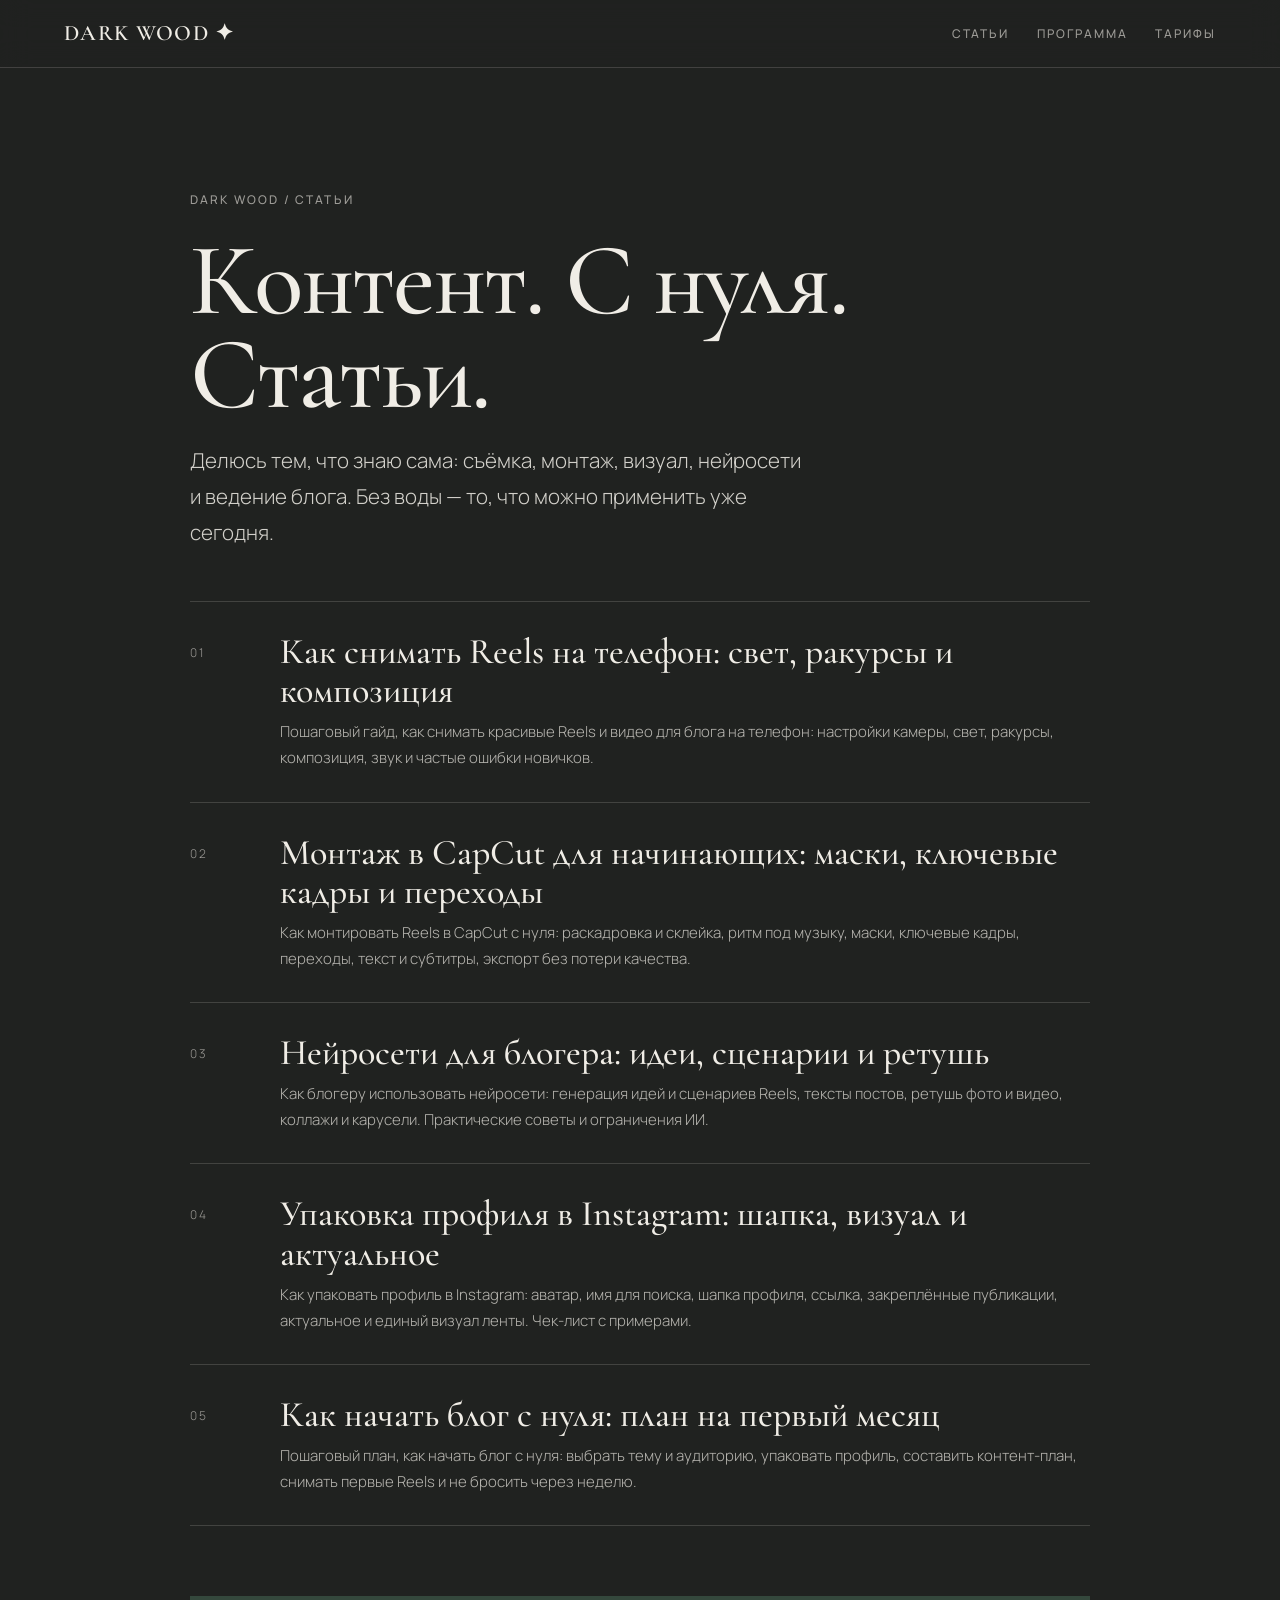
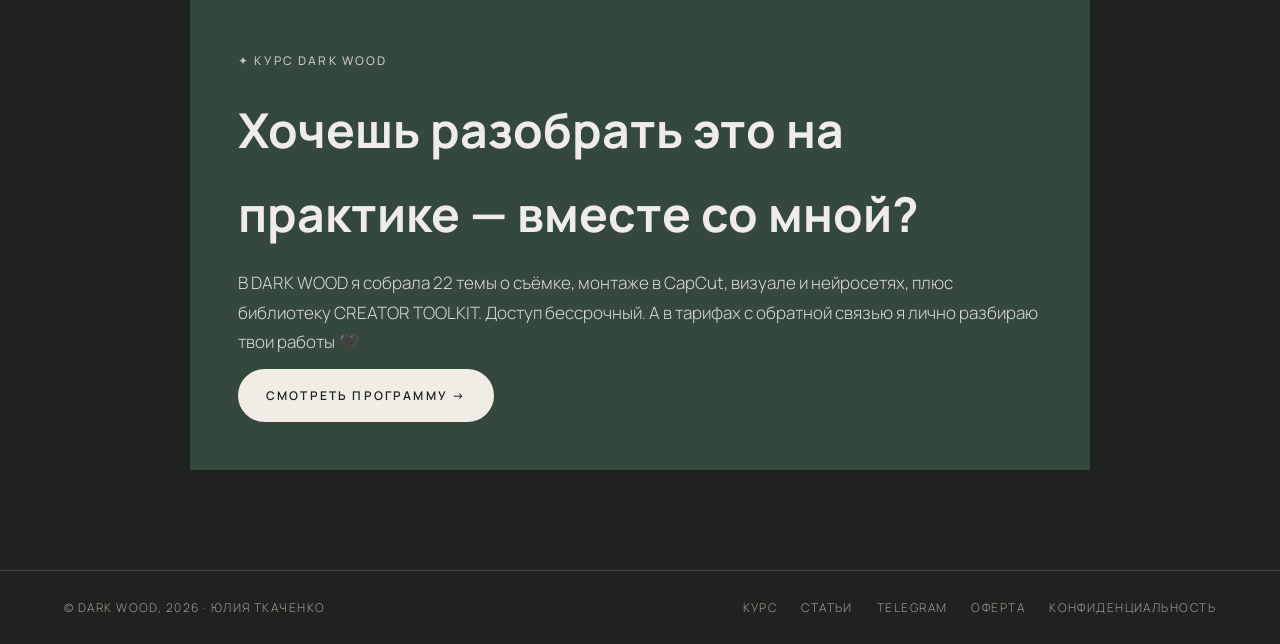
<file: blog/index.html>
<!DOCTYPE html>
<html lang="ru">
<head>
<meta charset="utf-8">
<meta name="viewport" content="width=device-width, initial-scale=1">
<title>Статьи о блогинге, съёмке, монтаже и нейросетях — DARK WOOD</title>
<meta name="description" content="Бесплатные статьи о создании контента: как снимать Reels на телефон, монтаж в CapCut, нейросети для блогера, упаковка профиля и запуск блога с нуля.">
<link rel="canonical" href="https://hulijuli.com/blog/">
<meta name="robots" content="index, follow">
<meta name="theme-color" content="#202220">
<link rel="icon" href="/favicon.ico" sizes="48x48">
<link rel="icon" href="/favicon.svg" type="image/svg+xml">
<link rel="icon" href="/favicon-192.png" type="image/png" sizes="192x192">
<link rel="apple-touch-icon" href="/apple-touch-icon.png">
<meta property="og:type" content="article">
<meta property="og:locale" content="ru_RU">
<meta property="og:site_name" content="DARK WOOD">
<meta property="og:title" content="Статьи о блогинге, съёмке, монтаже и нейросетях — DARK WOOD">
<meta property="og:description" content="Бесплатные статьи о создании контента: как снимать Reels на телефон, монтаж в CapCut, нейросети для блогера, упаковка профиля и запуск блога с нуля.">
<meta property="og:url" content="https://hulijuli.com/blog/">
<meta property="og:image" content="https://hulijuli.com/og.png">
<meta name="twitter:card" content="summary_large_image">
<link rel="preconnect" href="https://fonts.googleapis.com"><link rel="preconnect" href="https://fonts.gstatic.com" crossorigin><link href="https://fonts.googleapis.com/css2?family=Cormorant+Garamond:wght@500;600&family=Manrope:wght@300;400;500;600&display=swap" rel="stylesheet">
<link rel="stylesheet" href="/blog/blog.css">
<script type="application/ld+json">{"@context": "https://schema.org", "@type": "Blog", "name": "Статьи DARK WOOD", "url": "https://hulijuli.com/blog/", "inLanguage": "ru", "blogPost": [{"@type": "BlogPosting", "headline": "Как снимать Reels на телефон: свет, ракурсы и композиция", "url": "https://hulijuli.com/blog/kak-snimat-reels-na-telefon/", "datePublished": "2026-11-07"}, {"@type": "BlogPosting", "headline": "Монтаж в CapCut для начинающих: маски, ключевые кадры и переходы", "url": "https://hulijuli.com/blog/montazh-v-capcut-dlya-nachinayushchih/", "datePublished": "2026-11-07"}, {"@type": "BlogPosting", "headline": "Нейросети для блогера: идеи, сценарии и ретушь", "url": "https://hulijuli.com/blog/neyroseti-dlya-blogera/", "datePublished": "2026-11-07"}, {"@type": "BlogPosting", "headline": "Упаковка профиля в Instagram: шапка, визуал и актуальное", "url": "https://hulijuli.com/blog/upakovka-profilya-instagram/", "datePublished": "2026-11-07"}, {"@type": "BlogPosting", "headline": "Как начать блог с нуля: план на первый месяц", "url": "https://hulijuli.com/blog/kak-nachat-blog-s-nulya/", "datePublished": "2026-11-07"}]}</script>
</head>
<body>
<header class="top"><a href="/" class="logo">DARK WOOD ✦</a><nav><a href="/blog/">Статьи</a><a href="/#program" class="hide-m">Программа</a><a href="/#pricing">Тарифы</a></nav></header>
<main class="hub">
  <span class="label">DARK WOOD / Статьи</span>
  <h1>Контент. С нуля.<br>Статьи.</h1>
  <p class="lead">Делюсь тем, что знаю сама: съёмка, монтаж, визуал, нейросети и ведение блога. Без воды — то, что можно применить уже сегодня.</p>
  <div class="list"><a class="card" href="/blog/kak-snimat-reels-na-telefon/"><span class="n">01</span><div><h3>Как снимать Reels на телефон: свет, ракурсы и композиция</h3><p>Пошаговый гайд, как снимать красивые Reels и видео для блога на телефон: настройки камеры, свет, ракурсы, композиция, звук и частые ошибки новичков.</p></div></a><a class="card" href="/blog/montazh-v-capcut-dlya-nachinayushchih/"><span class="n">02</span><div><h3>Монтаж в CapCut для начинающих: маски, ключевые кадры и переходы</h3><p>Как монтировать Reels в CapCut с нуля: раскадровка и склейка, ритм под музыку, маски, ключевые кадры, переходы, текст и субтитры, экспорт без потери качества.</p></div></a><a class="card" href="/blog/neyroseti-dlya-blogera/"><span class="n">03</span><div><h3>Нейросети для блогера: идеи, сценарии и ретушь</h3><p>Как блогеру использовать нейросети: генерация идей и сценариев Reels, тексты постов, ретушь фото и видео, коллажи и карусели. Практические советы и ограничения ИИ.</p></div></a><a class="card" href="/blog/upakovka-profilya-instagram/"><span class="n">04</span><div><h3>Упаковка профиля в Instagram: шапка, визуал и актуальное</h3><p>Как упаковать профиль в Instagram: аватар, имя для поиска, шапка профиля, ссылка, закреплённые публикации, актуальное и единый визуал ленты. Чек-лист с примерами.</p></div></a><a class="card" href="/blog/kak-nachat-blog-s-nulya/"><span class="n">05</span><div><h3>Как начать блог с нуля: план на первый месяц</h3><p>Пошаговый план, как начать блог с нуля: выбрать тему и аудиторию, упаковать профиль, составить контент-план, снимать первые Reels и не бросить через неделю.</p></div></a></div>
  <aside class="cta">
  <span class="label">✦ Курс DARK WOOD</span>
  <h2>Хочешь разобрать это на практике — вместе со мной?</h2>
  <p>В DARK WOOD я собрала 22 темы о съёмке, монтаже в CapCut, визуале и нейросетях, плюс библиотеку CREATOR TOOLKIT. Доступ бессрочный. А в тарифах с обратной связью я лично разбираю твои работы 🖤</p>
  <a class="btn" href="/#program">Смотреть программу →</a>
</aside>
</main>
<footer><span>© DARK WOOD, 2026 · Юлия Ткаченко</span><div><a href="/">Курс</a><a href="/blog/">Статьи</a><a href="https://t.me/huli_juli">Telegram</a><a href="/oferta.html">Оферта</a><a href="/privacy.html">Конфиденциальность</a></div></footer>
</body>
</html>
</file>
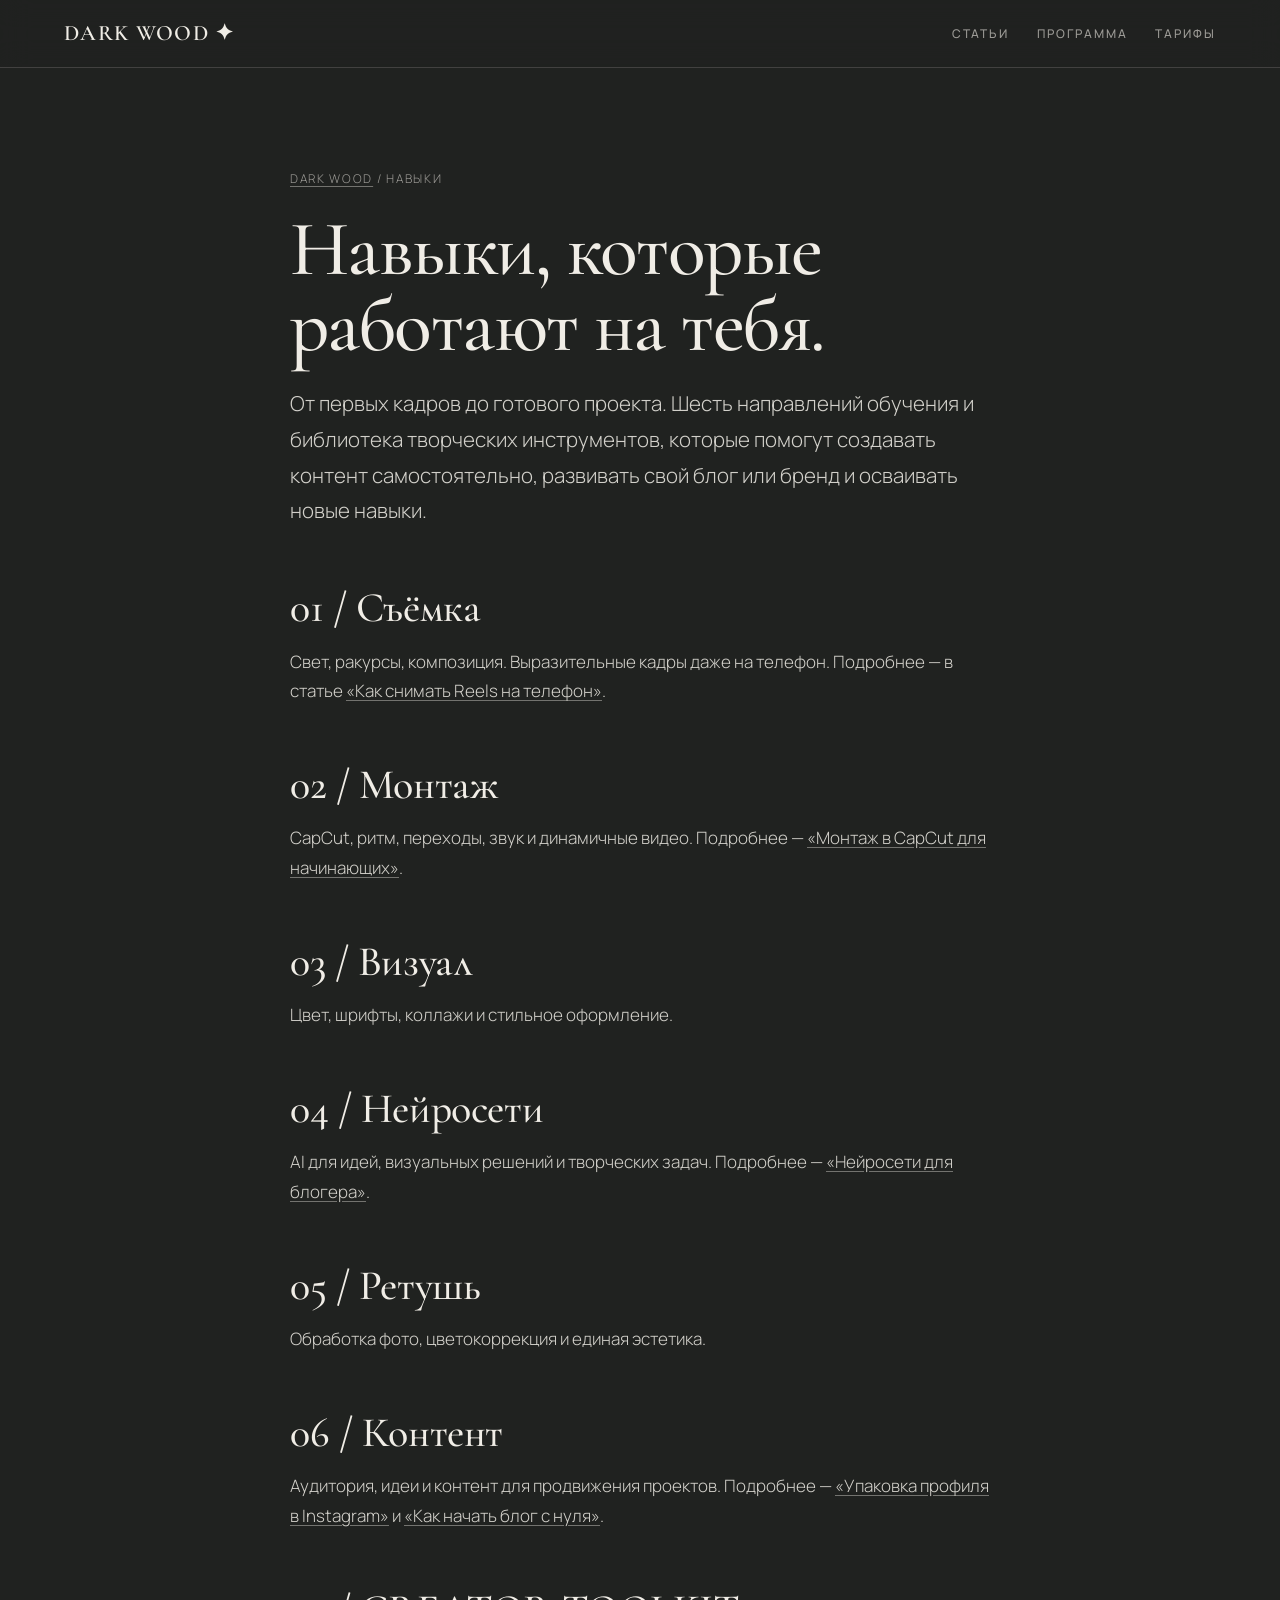
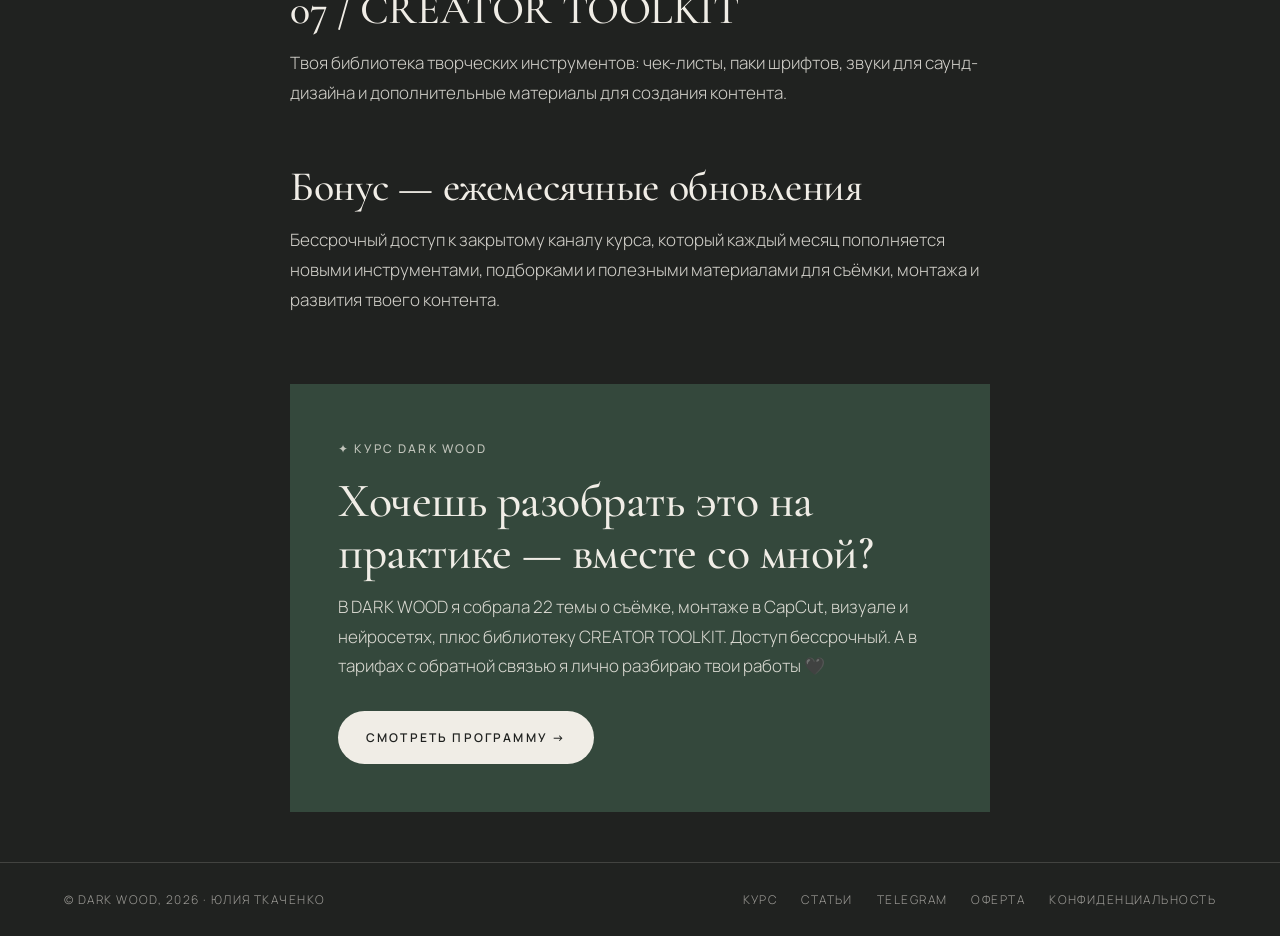
<file: navyki/index.html>
<!DOCTYPE html>
<html lang="ru">
<head>
<meta charset="utf-8">
<meta name="viewport" content="width=device-width, initial-scale=1">
<title>Чему научит курс DARK WOOD: съёмка, монтаж в CapCut, визуал, нейросети, ретушь, SMM</title>
<meta name="description" content="Навыки онлайн-курса DARK WOOD: съёмка Reels на телефон, монтаж в CapCut, визуал, нейросети для контента, ретушь фото и видео, контент для продвижения. Библиотека CREATOR TOOLKIT и закрытый Telegram-канал.">
<link rel="canonical" href="https://hulijuli.com/navyki/">
<meta name="robots" content="index, follow">
<meta name="theme-color" content="#202220">
<link rel="icon" href="/favicon.ico" sizes="48x48">
<link rel="icon" href="/favicon.svg" type="image/svg+xml">
<link rel="icon" href="/favicon-192.png" type="image/png" sizes="192x192">
<link rel="apple-touch-icon" href="/apple-touch-icon.png">
<meta property="og:type" content="website">
<meta property="og:locale" content="ru_RU">
<meta property="og:site_name" content="DARK WOOD">
<meta property="og:title" content="Чему научит курс DARK WOOD: съёмка, монтаж в CapCut, визуал, нейросети, ретушь, SMM">
<meta property="og:description" content="Навыки онлайн-курса DARK WOOD: съёмка Reels на телефон, монтаж в CapCut, визуал, нейросети для контента, ретушь фото и видео, контент для продвижения. Библиотека CREATOR TOOLKIT и закрытый Telegram-канал.">
<meta property="og:url" content="https://hulijuli.com/navyki/">
<meta property="og:image" content="https://hulijuli.com/og.png">
<meta name="twitter:card" content="summary_large_image">
<link rel="preconnect" href="https://fonts.googleapis.com"><link rel="preconnect" href="https://fonts.gstatic.com" crossorigin><link href="https://fonts.googleapis.com/css2?family=Cormorant+Garamond:wght@500;600&family=Manrope:wght@300;400;500;600&display=swap" rel="stylesheet">
<link rel="stylesheet" href="/blog/blog.css">
<script type="application/ld+json">{"@context": "https://schema.org", "@type": "WebPage", "name": "Навыки курса DARK WOOD: съёмка, монтаж, визуал, нейросети, ретушь, контент", "url": "https://hulijuli.com/navyki/", "inLanguage": "ru"}</script>
</head>
<body>
<header class="top"><a href="/" class="logo">DARK WOOD ✦</a><nav><a href="/blog/">Статьи</a><a href="/#program" class="hide-m">Программа</a><a href="/#pricing">Тарифы</a></nav></header>
<main>
<article class="art">
  <div class="crumbs"><a href="/">DARK WOOD</a> / Навыки</div>
  <h1>Навыки, которые работают на тебя.</h1>
  <p class="lead">От первых кадров до готового проекта. Шесть направлений обучения и библиотека творческих инструментов, которые помогут создавать контент самостоятельно, развивать свой блог или бренд и осваивать новые навыки.</p>
  <h2>01 / Съёмка</h2><p>Свет, ракурсы, композиция. Выразительные кадры даже на телефон. Подробнее — в статье <a href="/blog/kak-snimat-reels-na-telefon/">«Как снимать Reels на телефон»</a>.</p>
  <h2>02 / Монтаж</h2><p>CapCut, ритм, переходы, звук и динамичные видео. Подробнее — <a href="/blog/montazh-v-capcut-dlya-nachinayushchih/">«Монтаж в CapCut для начинающих»</a>.</p>
  <h2>03 / Визуал</h2><p>Цвет, шрифты, коллажи и стильное оформление.</p>
  <h2>04 / Нейросети</h2><p>AI для идей, визуальных решений и творческих задач. Подробнее — <a href="/blog/neyroseti-dlya-blogera/">«Нейросети для блогера»</a>.</p>
  <h2>05 / Ретушь</h2><p>Обработка фото, цветокоррекция и единая эстетика.</p>
  <h2>06 / Контент</h2><p>Аудитория, идеи и контент для продвижения проектов. Подробнее — <a href="/blog/upakovka-profilya-instagram/">«Упаковка профиля в Instagram»</a> и <a href="/blog/kak-nachat-blog-s-nulya/">«Как начать блог с нуля»</a>.</p>
  <h2>07 / CREATOR TOOLKIT</h2><p>Твоя библиотека творческих инструментов: чек-листы, паки шрифтов, звуки для саунд-дизайна и дополнительные материалы для создания контента.</p>
  <h2>Бонус — ежемесячные обновления</h2><p>Бессрочный доступ к закрытому каналу курса, который каждый месяц пополняется новыми инструментами, подборками и полезными материалами для съёмки, монтажа и развития твоего контента.</p>
  <aside class="cta">
  <span class="label">✦ Курс DARK WOOD</span>
  <h2>Хочешь разобрать это на практике — вместе со мной?</h2>
  <p>В DARK WOOD я собрала 22 темы о съёмке, монтаже в CapCut, визуале и нейросетях, плюс библиотеку CREATOR TOOLKIT. Доступ бессрочный. А в тарифах с обратной связью я лично разбираю твои работы 🖤</p>
  <a class="btn" href="/#program">Смотреть программу →</a>
</aside>
</article>
</main>
<footer><span>© DARK WOOD, 2026 · Юлия Ткаченко</span><div><a href="/">Курс</a><a href="/blog/">Статьи</a><a href="https://t.me/huli_juli">Telegram</a><a href="/oferta.html">Оферта</a><a href="/privacy.html">Конфиденциальность</a></div></footer>
</body>
</html>
</file>
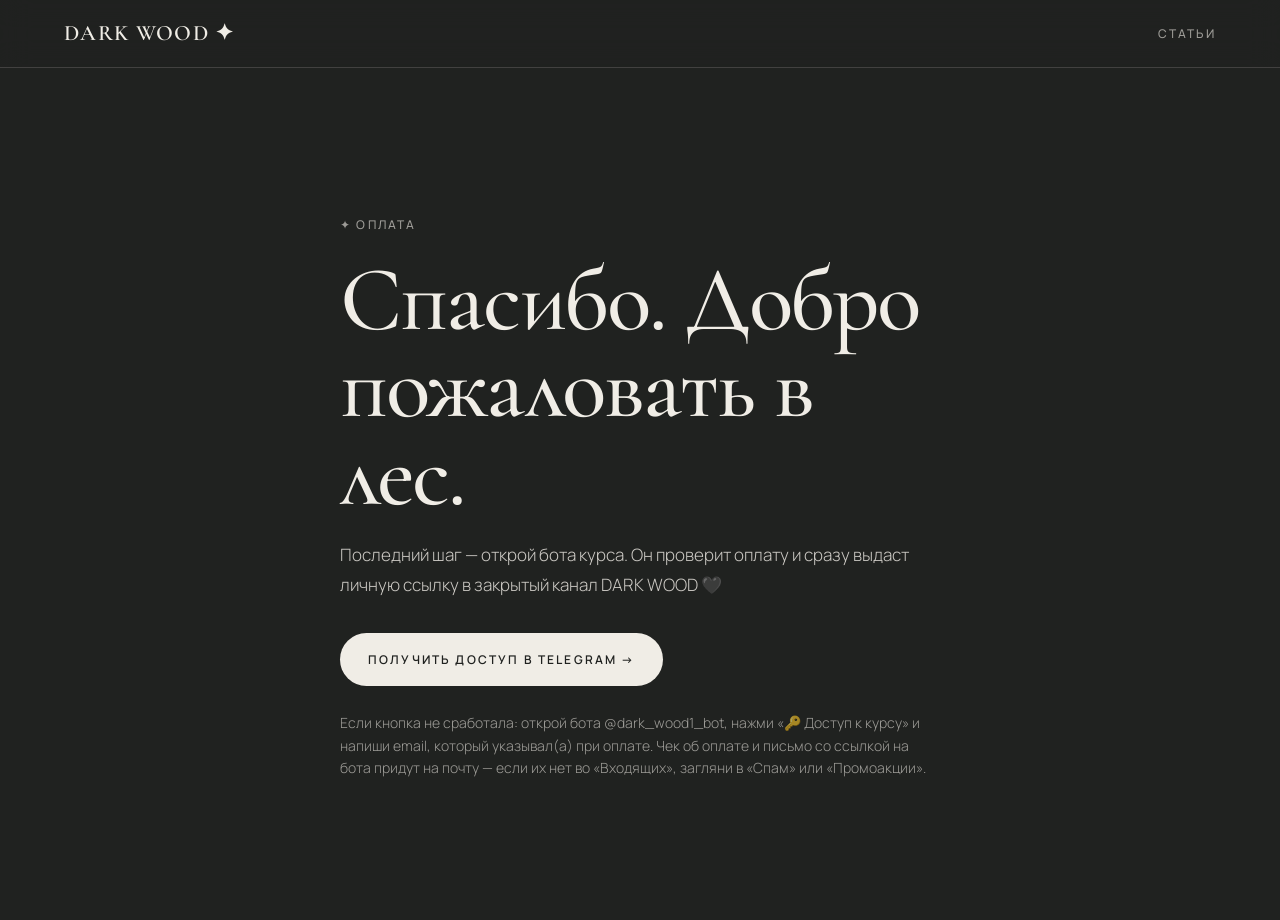
<file: spasibo/index.html>
<!DOCTYPE html>
<html lang="ru">
<head>
<meta charset="utf-8">
<meta name="viewport" content="width=device-width, initial-scale=1">
<title>Спасибо за оплату — DARK WOOD</title>
<meta name="robots" content="noindex">
<link rel="icon" href="/favicon.ico" sizes="48x48">
<link rel="icon" href="/favicon.svg" type="image/svg+xml">
<link rel="icon" href="/favicon-192.png" type="image/png" sizes="192x192">
<link rel="apple-touch-icon" href="/apple-touch-icon.png">
<link rel="preconnect" href="https://fonts.googleapis.com"><link rel="preconnect" href="https://fonts.gstatic.com" crossorigin>
<link href="https://fonts.googleapis.com/css2?family=Cormorant+Garamond:wght@500;600&family=Manrope:wght@300;400;500;600&display=swap" rel="stylesheet">
<link rel="stylesheet" href="/blog/blog.css">
<style>
.ty{max-width:680px;margin:0 auto;padding:clamp(70px,12vw,140px) clamp(20px,5vw,40px);text-align:left}
.ty h1{font-family:var(--serif);font-weight:500;font-size:clamp(48px,8vw,92px);line-height:.95;margin:18px 0 22px;letter-spacing:-.02em}
.ty p{color:rgba(240,237,230,.82);margin-bottom:16px}
.ty .btn{margin-top:18px}
.ty small{display:block;margin-top:26px;color:var(--muted);font-size:14px;line-height:1.6}
</style>
</head>
<body>
<header class="top"><a href="/" class="logo">DARK WOOD ✦</a><nav><a href="/blog/">Статьи</a></nav></header>
<main class="ty">
  <span class="label">✦ Оплата</span>
  <h1>Спасибо. Добро пожаловать в лес.</h1>
  <p>Последний шаг — открой бота курса. Он проверит оплату и сразу выдаст личную ссылку в закрытый канал DARK WOOD 🖤</p>
  <a class="btn" id="botLink" href="#">Получить доступ в Telegram →</a>
  <small>Если кнопка не сработала: открой бота <span id="botName"></span>, нажми «🔑 Доступ к курсу» и напиши email, который указывал(а) при оплате. Чек об оплате и письмо со ссылкой на бота придут на почту — если их нет во «Входящих», загляни в «Спам» или «Промоакции».</small>
</main>
<script>
const BOT = "dark_wood1_bot";   /* имя бота без @, например darkwood_course_bot */
let pid = ""; try { pid = localStorage.getItem("dw-pid") || ""; } catch (e) {}
const a = document.getElementById("botLink");
if (BOT) { a.href = "https://t.me/" + BOT + (pid ? "?start=" + encodeURIComponent(pid) : ""); document.getElementById("botName").textContent = "@" + BOT; }
</script>
</body>
</html>
</file>
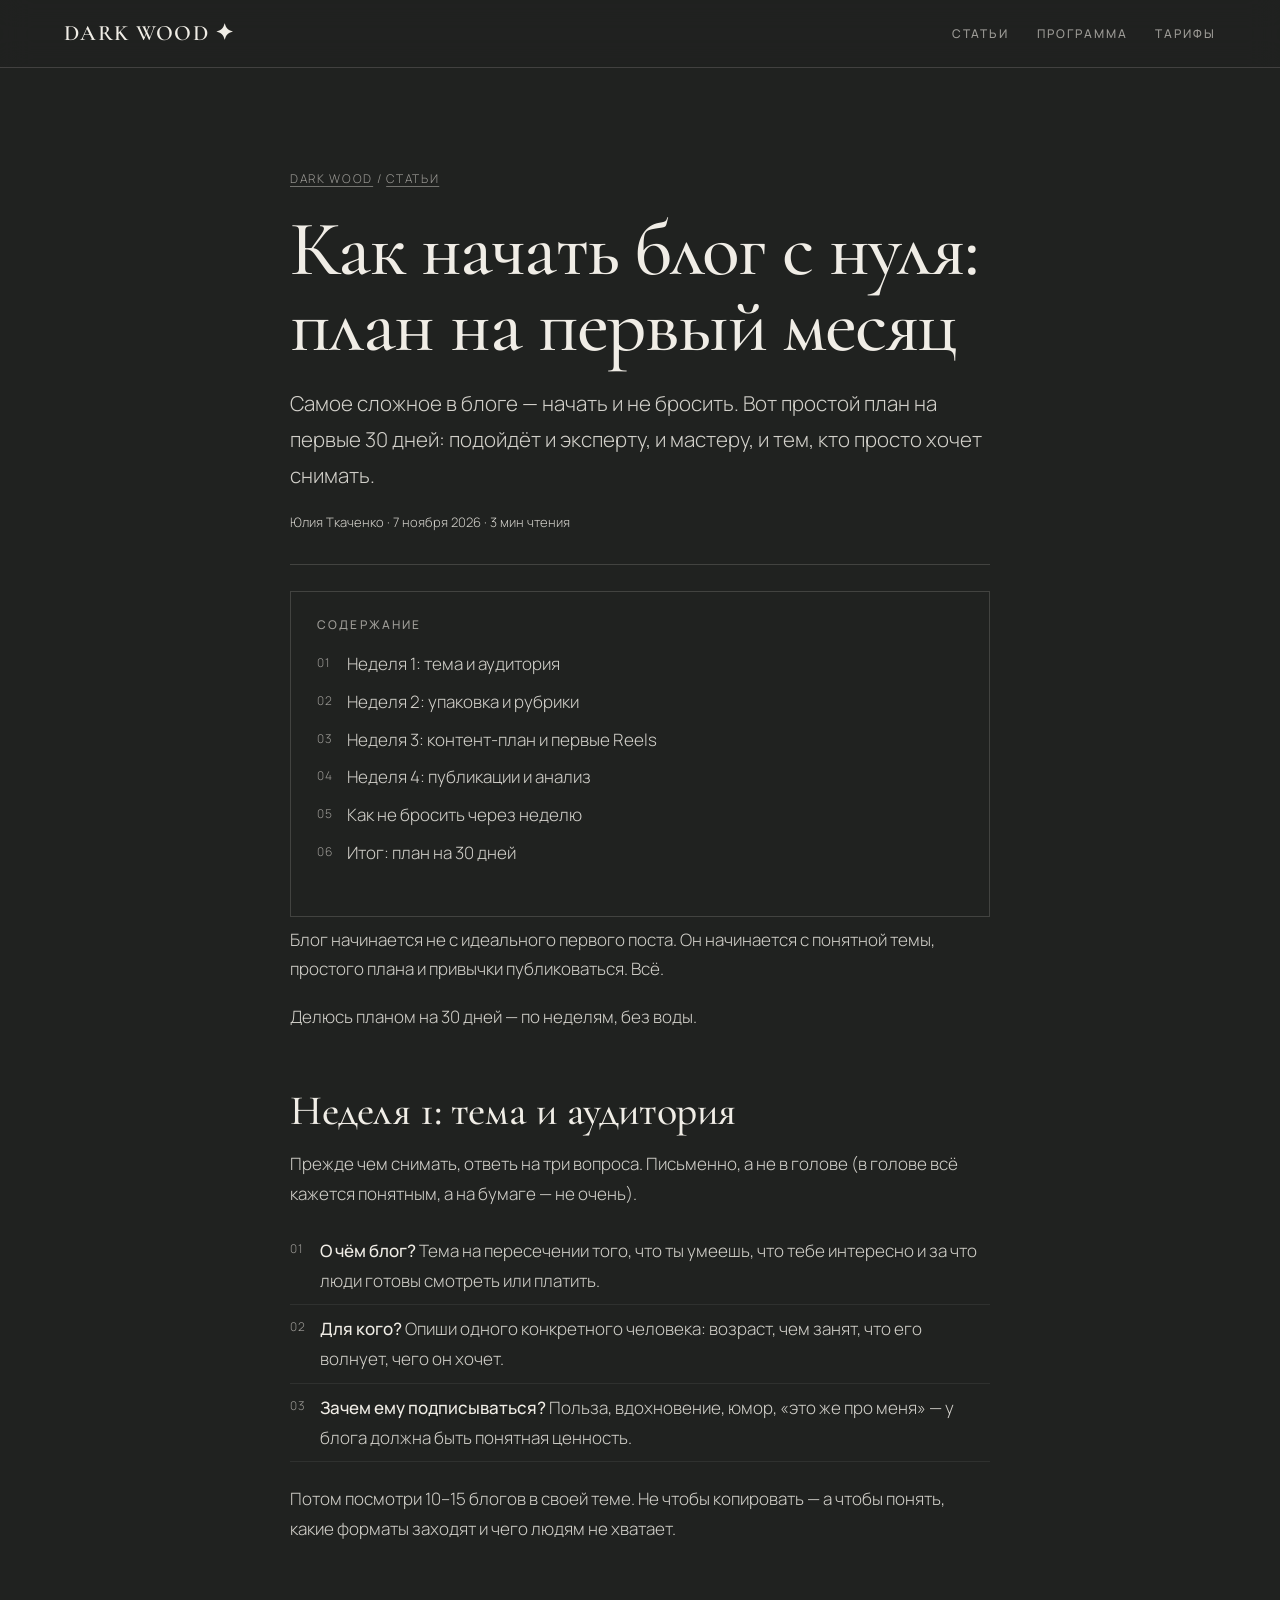
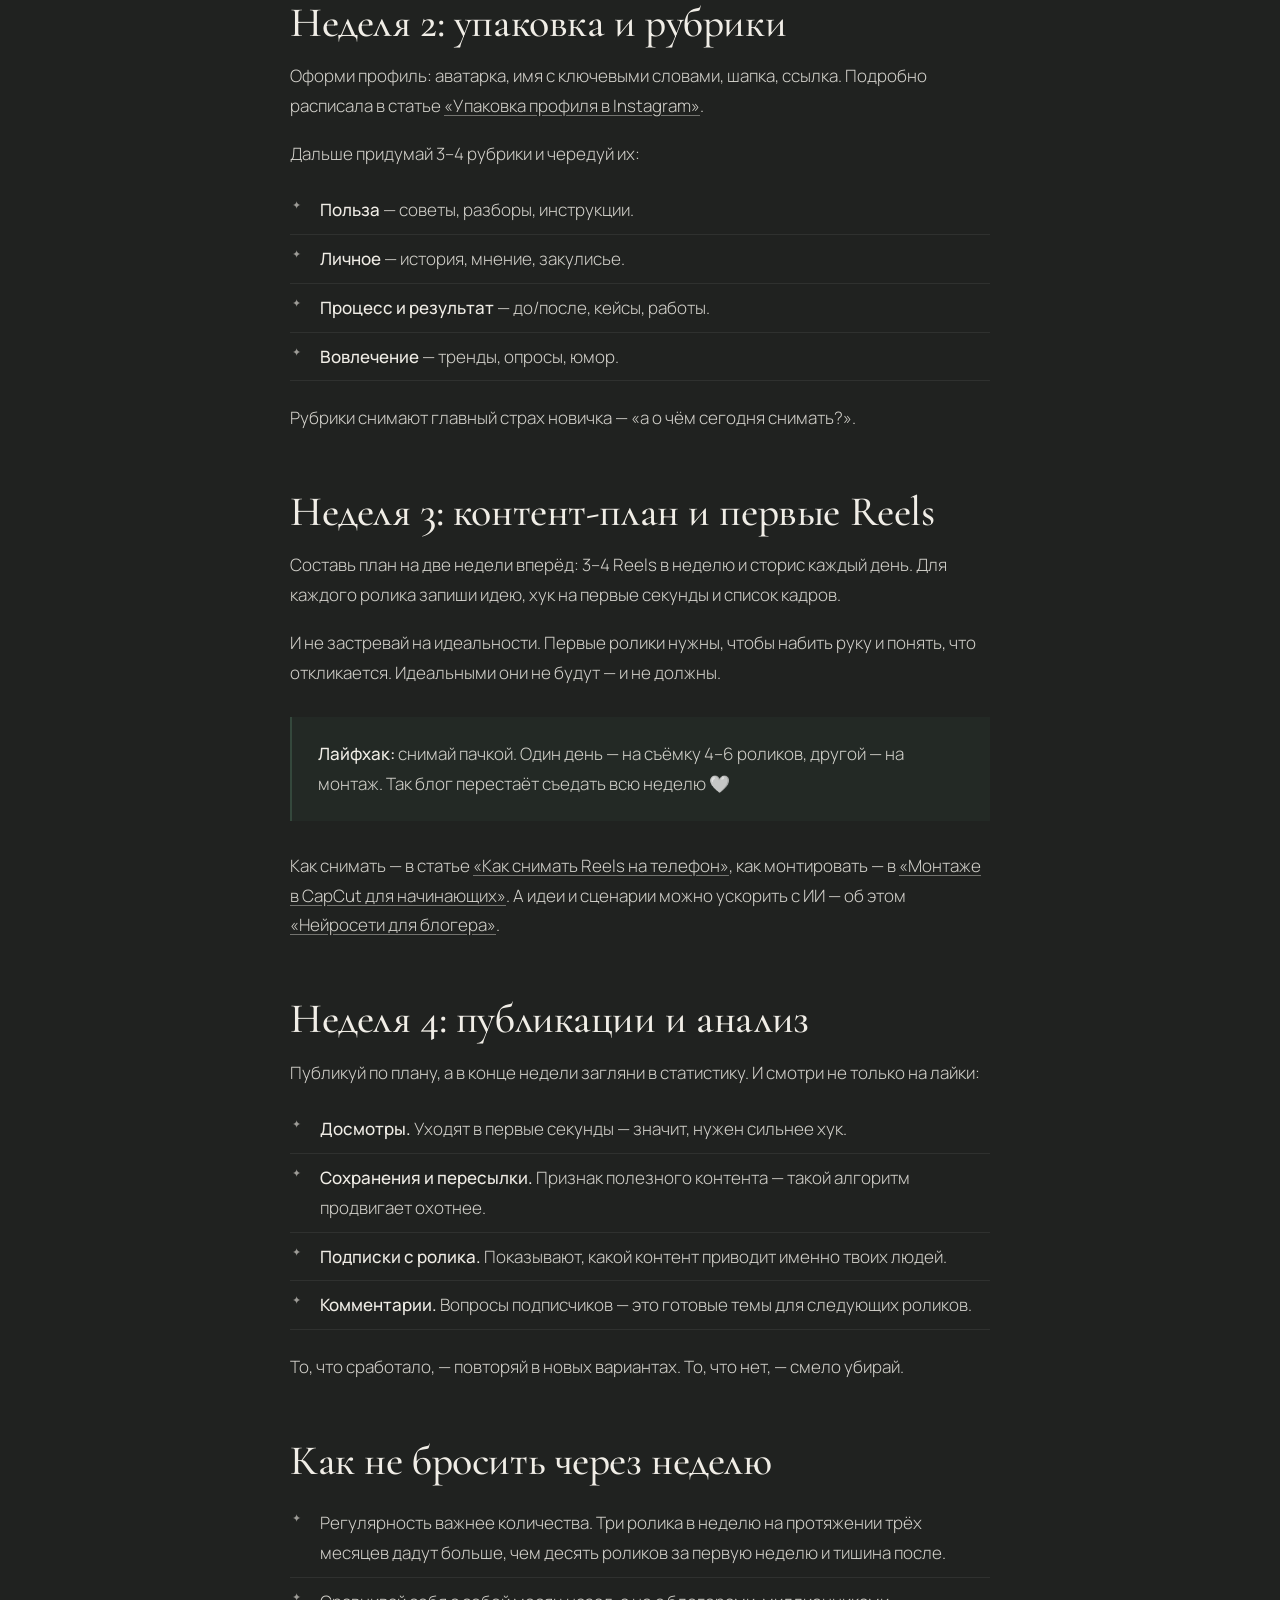
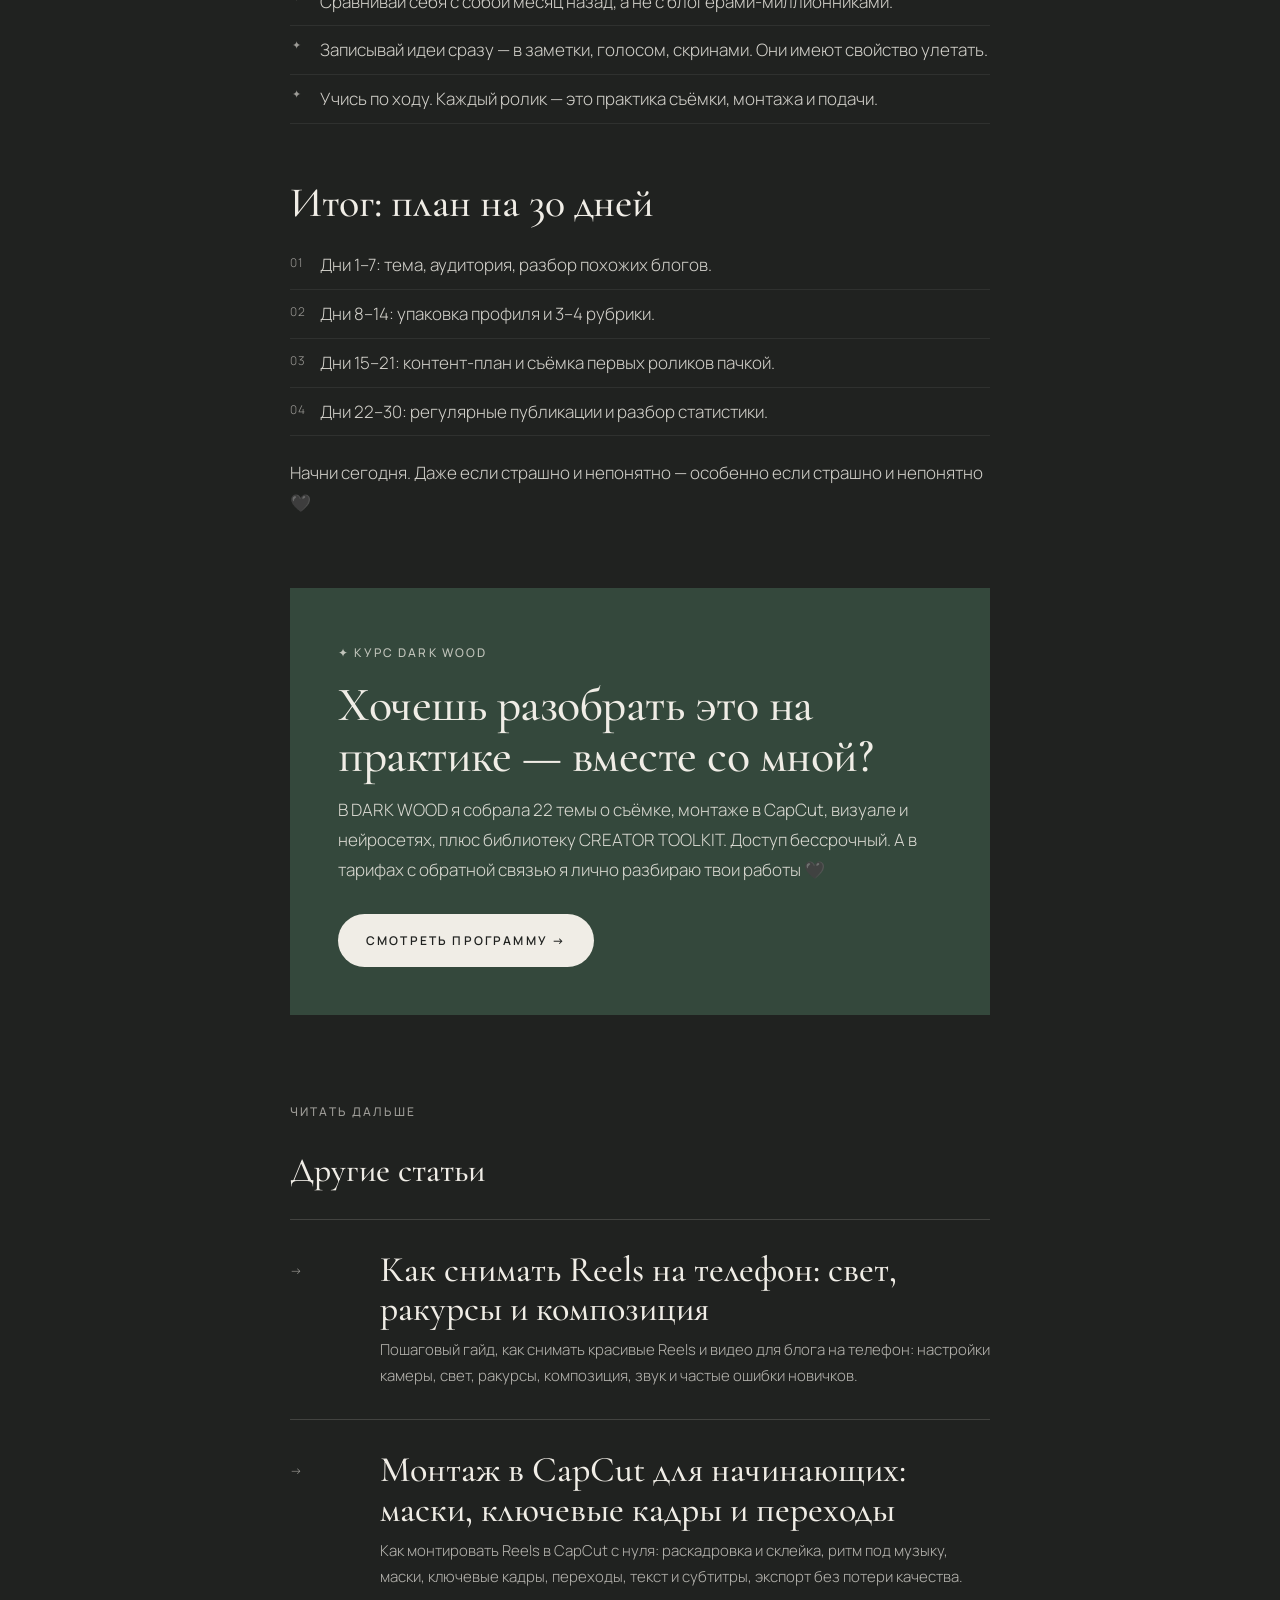
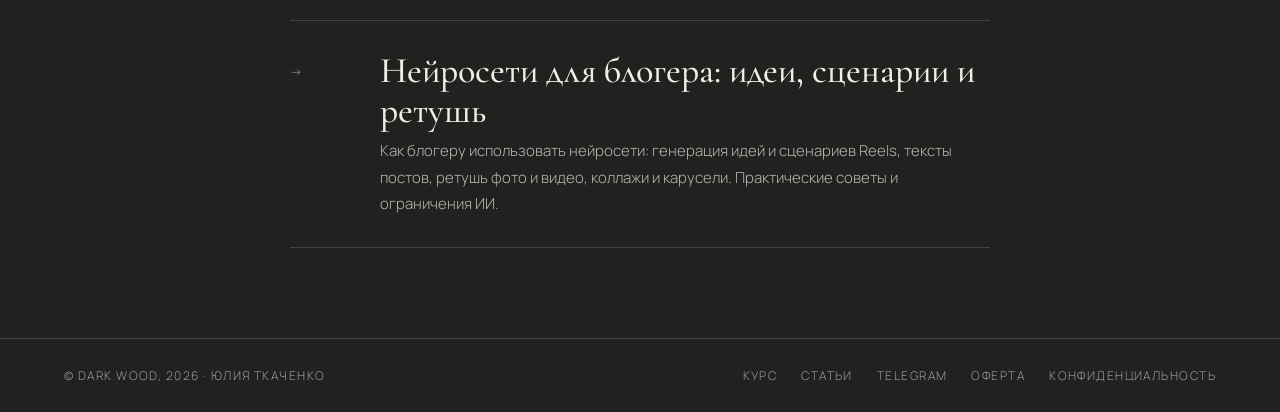
<file: blog/kak-nachat-blog-s-nulya/index.html>
<!DOCTYPE html>
<html lang="ru">
<head>
<meta charset="utf-8">
<meta name="viewport" content="width=device-width, initial-scale=1">
<title>Как начать вести блог с нуля в 2026: пошаговый план на первый месяц</title>
<meta name="description" content="Пошаговый план, как начать блог с нуля: выбрать тему и аудиторию, упаковать профиль, составить контент-план, снимать первые Reels и не бросить через неделю.">
<link rel="canonical" href="https://hulijuli.com/blog/kak-nachat-blog-s-nulya/">
<meta name="robots" content="index, follow">
<meta name="theme-color" content="#202220">
<link rel="icon" href="/favicon.ico" sizes="48x48">
<link rel="icon" href="/favicon.svg" type="image/svg+xml">
<link rel="icon" href="/favicon-192.png" type="image/png" sizes="192x192">
<link rel="apple-touch-icon" href="/apple-touch-icon.png">
<meta property="og:type" content="article">
<meta property="og:locale" content="ru_RU">
<meta property="og:site_name" content="DARK WOOD">
<meta property="og:title" content="Как начать вести блог с нуля в 2026: пошаговый план на первый месяц">
<meta property="og:description" content="Пошаговый план, как начать блог с нуля: выбрать тему и аудиторию, упаковать профиль, составить контент-план, снимать первые Reels и не бросить через неделю.">
<meta property="og:url" content="https://hulijuli.com/blog/kak-nachat-blog-s-nulya/">
<meta property="og:image" content="https://hulijuli.com/og.png">
<meta name="twitter:card" content="summary_large_image">
<link rel="preconnect" href="https://fonts.googleapis.com"><link rel="preconnect" href="https://fonts.gstatic.com" crossorigin><link href="https://fonts.googleapis.com/css2?family=Cormorant+Garamond:wght@500;600&family=Manrope:wght@300;400;500;600&display=swap" rel="stylesheet">
<link rel="stylesheet" href="/blog/blog.css">
<script type="application/ld+json">[{"@context": "https://schema.org", "@type": "Article", "headline": "Как начать блог с нуля: план на первый месяц", "description": "Пошаговый план, как начать блог с нуля: выбрать тему и аудиторию, упаковать профиль, составить контент-план, снимать первые Reels и не бросить через неделю.", "author": {"@type": "Person", "name": "Юлия Ткаченко", "url": "https://hulijuli.com/"}, "publisher": {"@type": "Organization", "name": "DARK WOOD", "logo": {"@type": "ImageObject", "url": "https://hulijuli.com/og.png"}}, "datePublished": "2026-11-07", "dateModified": "2026-11-07", "mainEntityOfPage": "https://hulijuli.com/blog/kak-nachat-blog-s-nulya/", "image": "https://hulijuli.com/og.png", "inLanguage": "ru"}, {"@context": "https://schema.org", "@type": "BreadcrumbList", "itemListElement": [{"@type": "ListItem", "position": 1, "name": "DARK WOOD", "item": "https://hulijuli.com/"}, {"@type": "ListItem", "position": 2, "name": "Статьи", "item": "https://hulijuli.com/blog/"}, {"@type": "ListItem", "position": 3, "name": "Как начать блог с нуля: план на первый месяц", "item": "https://hulijuli.com/blog/kak-nachat-blog-s-nulya/"}]}]</script>
</head>
<body>
<header class="top"><a href="/" class="logo">DARK WOOD ✦</a><nav><a href="/blog/">Статьи</a><a href="/#program" class="hide-m">Программа</a><a href="/#pricing">Тарифы</a></nav></header>
<main>
<article class="art">
  <div class="crumbs"><a href="/">DARK WOOD</a> / <a href="/blog/">Статьи</a></div>
  <h1>Как начать блог с нуля: план на первый месяц</h1>
  <p class="lead">Самое сложное в блоге — начать и не бросить. Вот простой план на первые 30 дней: подойдёт и эксперту, и мастеру, и тем, кто просто хочет снимать.</p>
  <p class="meta">Юлия Ткаченко · 7 ноября 2026 · 3 мин чтения</p>
  <nav class="toc"><span class="label">Содержание</span><ol><li><a href="#nedelya-1-tema-i-auditoriya">Неделя 1: тема и аудитория</a></li><li><a href="#nedelya-2-upakovka-i-rubriki">Неделя 2: упаковка и рубрики</a></li><li><a href="#nedelya-3-kontent-plan-i-pervye-reels">Неделя 3: контент-план и первые Reels</a></li><li><a href="#nedelya-4-publikacii-i-analiz">Неделя 4: публикации и анализ</a></li><li><a href="#kak-ne-brosit-cherez-nedelyu">Как не бросить через неделю</a></li><li><a href="#itog-plan-na-30-dney">Итог: план на 30 дней</a></li></ol></nav>
  <p>Блог начинается не с идеального первого поста. Он начинается с понятной темы, простого плана и привычки публиковаться. Всё.</p>
<p>Делюсь планом на 30 дней — по неделям, без воды.</p>

<h2 id="nedelya-1-tema-i-auditoriya">Неделя 1: тема и аудитория</h2>
<p>Прежде чем снимать, ответь на три вопроса. Письменно, а не в голове (в голове всё кажется понятным, а на бумаге — не очень).</p>
<ol>
<li><strong>О чём блог?</strong> Тема на пересечении того, что ты умеешь, что тебе интересно и за что люди готовы смотреть или платить.</li>
<li><strong>Для кого?</strong> Опиши одного конкретного человека: возраст, чем занят, что его волнует, чего он хочет.</li>
<li><strong>Зачем ему подписываться?</strong> Польза, вдохновение, юмор, «это же про меня» — у блога должна быть понятная ценность.</li>
</ol>
<p>Потом посмотри 10–15 блогов в своей теме. Не чтобы копировать — а чтобы понять, какие форматы заходят и чего людям не хватает.</p>

<h2 id="nedelya-2-upakovka-i-rubriki">Неделя 2: упаковка и рубрики</h2>
<p>Оформи профиль: аватарка, имя с ключевыми словами, шапка, ссылка. Подробно расписала в статье <a href="/blog/upakovka-profilya-instagram/">«Упаковка профиля в Instagram»</a>.</p>
<p>Дальше придумай 3–4 рубрики и чередуй их:</p>
<ul>
<li><strong>Польза</strong> — советы, разборы, инструкции.</li>
<li><strong>Личное</strong> — история, мнение, закулисье.</li>
<li><strong>Процесс и результат</strong> — до/после, кейсы, работы.</li>
<li><strong>Вовлечение</strong> — тренды, опросы, юмор.</li>
</ul>
<p>Рубрики снимают главный страх новичка — «а о чём сегодня снимать?».</p>

<h2 id="nedelya-3-kontent-plan-i-pervye-reels">Неделя 3: контент-план и первые Reels</h2>
<p>Составь план на две недели вперёд: 3–4 Reels в неделю и сторис каждый день. Для каждого ролика запиши идею, хук на первые секунды и список кадров.</p>
<p>И не застревай на идеальности. Первые ролики нужны, чтобы набить руку и понять, что откликается. Идеальными они не будут — и не должны.</p>
<div class="tip"><p><strong>Лайфхак:</strong> снимай пачкой. Один день — на съёмку 4–6 роликов, другой — на монтаж. Так блог перестаёт съедать всю неделю 🤍</p></div>
<p>Как снимать — в статье <a href="/blog/kak-snimat-reels-na-telefon/">«Как снимать Reels на телефон»</a>, как монтировать — в <a href="/blog/montazh-v-capcut-dlya-nachinayushchih/">«Монтаже в CapCut для начинающих»</a>. А идеи и сценарии можно ускорить с ИИ — об этом <a href="/blog/neyroseti-dlya-blogera/">«Нейросети для блогера»</a>.</p>

<h2 id="nedelya-4-publikacii-i-analiz">Неделя 4: публикации и анализ</h2>
<p>Публикуй по плану, а в конце недели загляни в статистику. И смотри не только на лайки:</p>
<ul>
<li><strong>Досмотры.</strong> Уходят в первые секунды — значит, нужен сильнее хук.</li>
<li><strong>Сохранения и пересылки.</strong> Признак полезного контента — такой алгоритм продвигает охотнее.</li>
<li><strong>Подписки с ролика.</strong> Показывают, какой контент приводит именно твоих людей.</li>
<li><strong>Комментарии.</strong> Вопросы подписчиков — это готовые темы для следующих роликов.</li>
</ul>
<p>То, что сработало, — повторяй в новых вариантах. То, что нет, — смело убирай.</p>

<h2 id="kak-ne-brosit-cherez-nedelyu">Как не бросить через неделю</h2>
<ul>
<li>Регулярность важнее количества. Три ролика в неделю на протяжении трёх месяцев дадут больше, чем десять роликов за первую неделю и тишина после.</li>
<li>Сравнивай себя с собой месяц назад, а не с блогерами-миллионниками.</li>
<li>Записывай идеи сразу — в заметки, голосом, скринами. Они имеют свойство улетать.</li>
<li>Учись по ходу. Каждый ролик — это практика съёмки, монтажа и подачи.</li>
</ul>

<h2 id="itog-plan-na-30-dney">Итог: план на 30 дней</h2>
<ol>
<li>Дни 1–7: тема, аудитория, разбор похожих блогов.</li>
<li>Дни 8–14: упаковка профиля и 3–4 рубрики.</li>
<li>Дни 15–21: контент-план и съёмка первых роликов пачкой.</li>
<li>Дни 22–30: регулярные публикации и разбор статистики.</li>
</ol>
<p>Начни сегодня. Даже если страшно и непонятно — особенно если страшно и непонятно 🖤</p>

  <aside class="cta">
  <span class="label">✦ Курс DARK WOOD</span>
  <h2>Хочешь разобрать это на практике — вместе со мной?</h2>
  <p>В DARK WOOD я собрала 22 темы о съёмке, монтаже в CapCut, визуале и нейросетях, плюс библиотеку CREATOR TOOLKIT. Доступ бессрочный. А в тарифах с обратной связью я лично разбираю твои работы 🖤</p>
  <a class="btn" href="/#program">Смотреть программу →</a>
</aside>
</article>
<section class="related"><span class="label">Читать дальше</span><h2>Другие статьи</h2><div class="list"><a class="card" href="/blog/kak-snimat-reels-na-telefon/"><span class="n">→</span><div><h3>Как снимать Reels на телефон: свет, ракурсы и композиция</h3><p>Пошаговый гайд, как снимать красивые Reels и видео для блога на телефон: настройки камеры, свет, ракурсы, композиция, звук и частые ошибки новичков.</p></div></a><a class="card" href="/blog/montazh-v-capcut-dlya-nachinayushchih/"><span class="n">→</span><div><h3>Монтаж в CapCut для начинающих: маски, ключевые кадры и переходы</h3><p>Как монтировать Reels в CapCut с нуля: раскадровка и склейка, ритм под музыку, маски, ключевые кадры, переходы, текст и субтитры, экспорт без потери качества.</p></div></a><a class="card" href="/blog/neyroseti-dlya-blogera/"><span class="n">→</span><div><h3>Нейросети для блогера: идеи, сценарии и ретушь</h3><p>Как блогеру использовать нейросети: генерация идей и сценариев Reels, тексты постов, ретушь фото и видео, коллажи и карусели. Практические советы и ограничения ИИ.</p></div></a></div></section>
</main>
<footer><span>© DARK WOOD, 2026 · Юлия Ткаченко</span><div><a href="/">Курс</a><a href="/blog/">Статьи</a><a href="https://t.me/huli_juli">Telegram</a><a href="/oferta.html">Оферта</a><a href="/privacy.html">Конфиденциальность</a></div></footer>
</body>
</html>
</file>
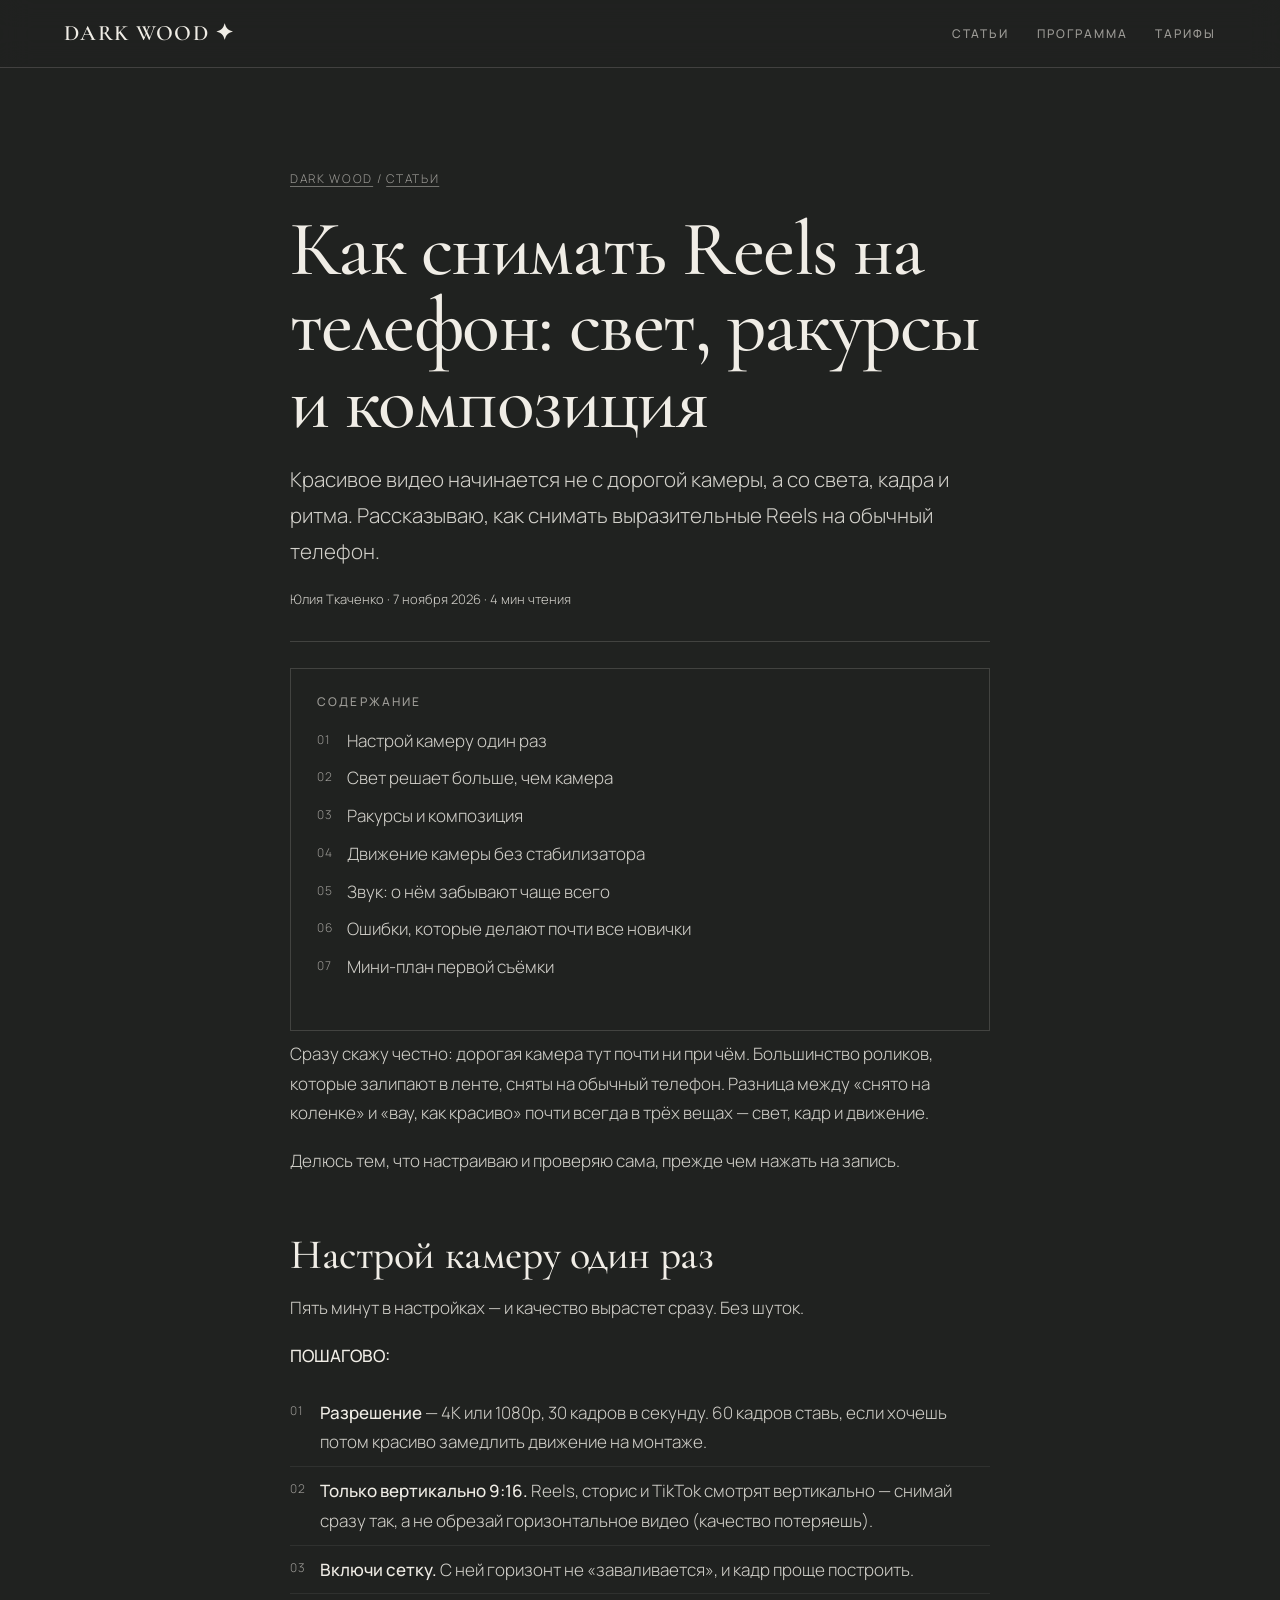
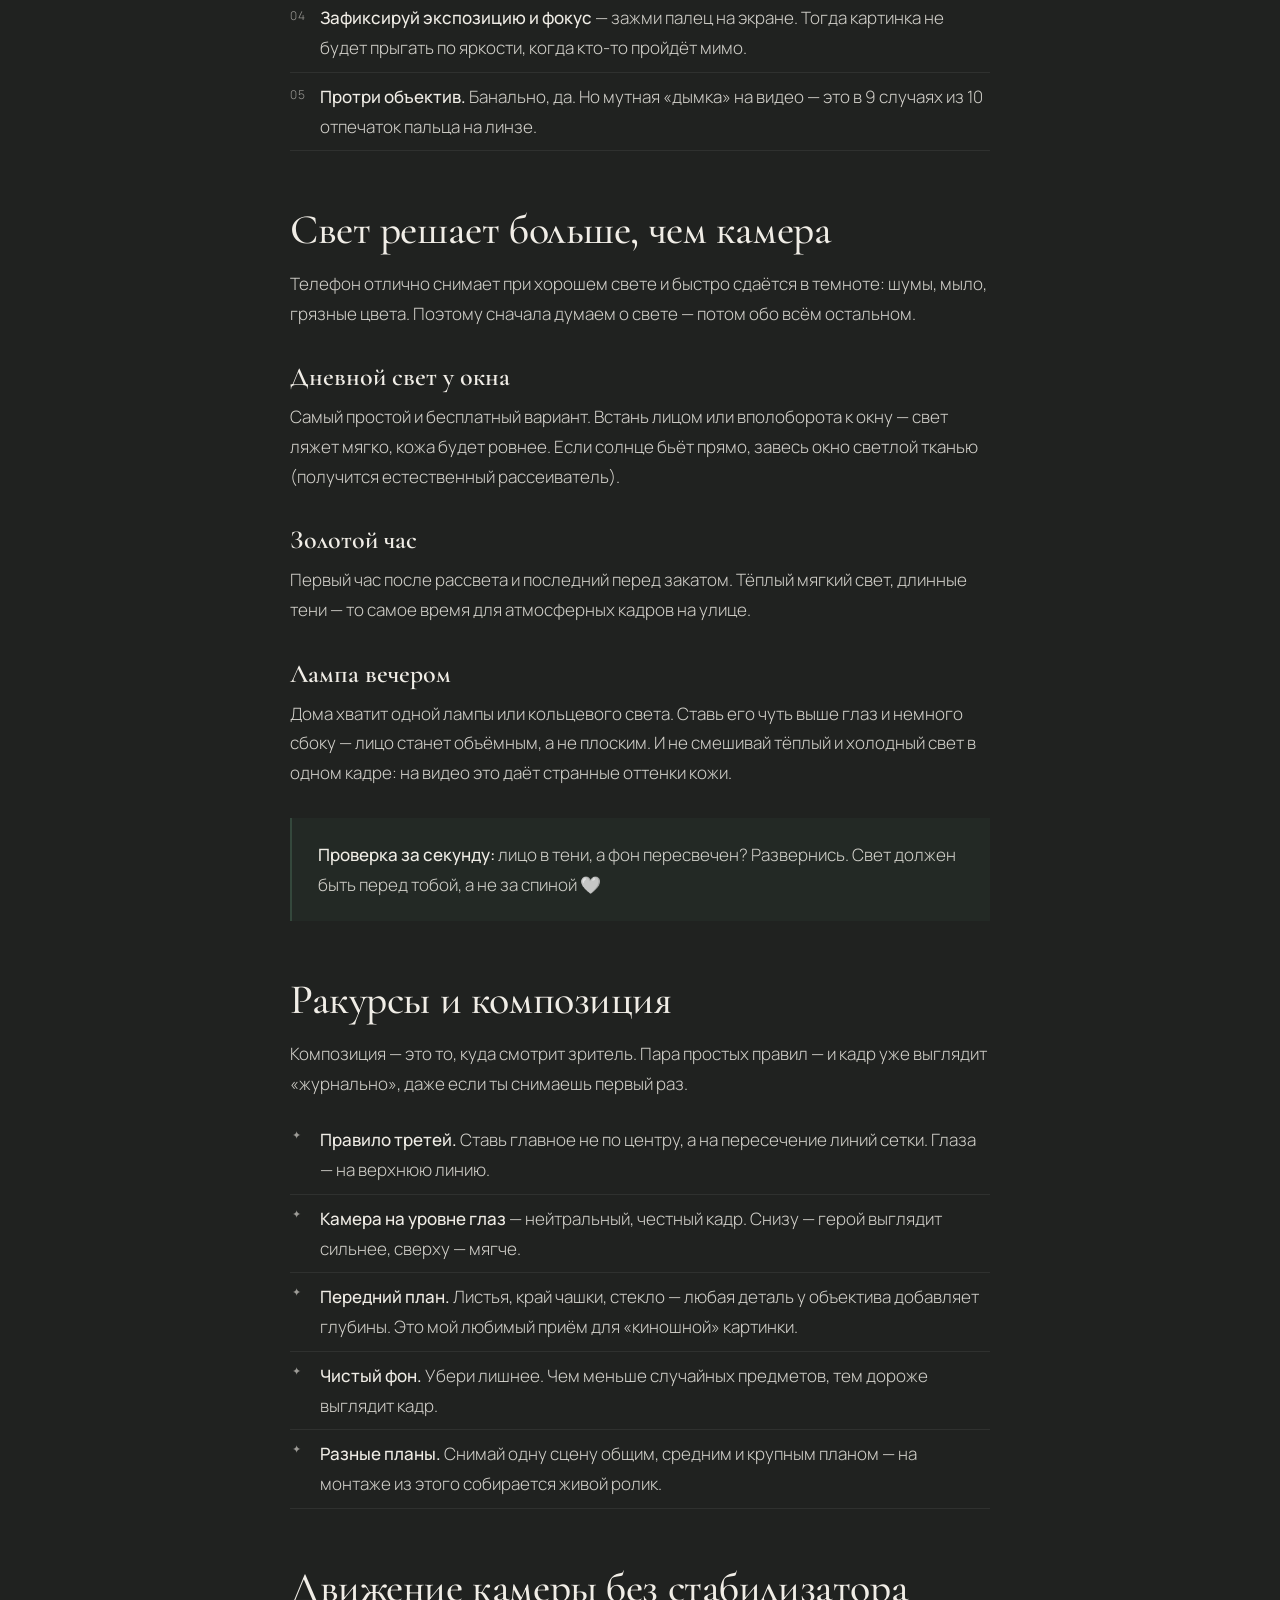
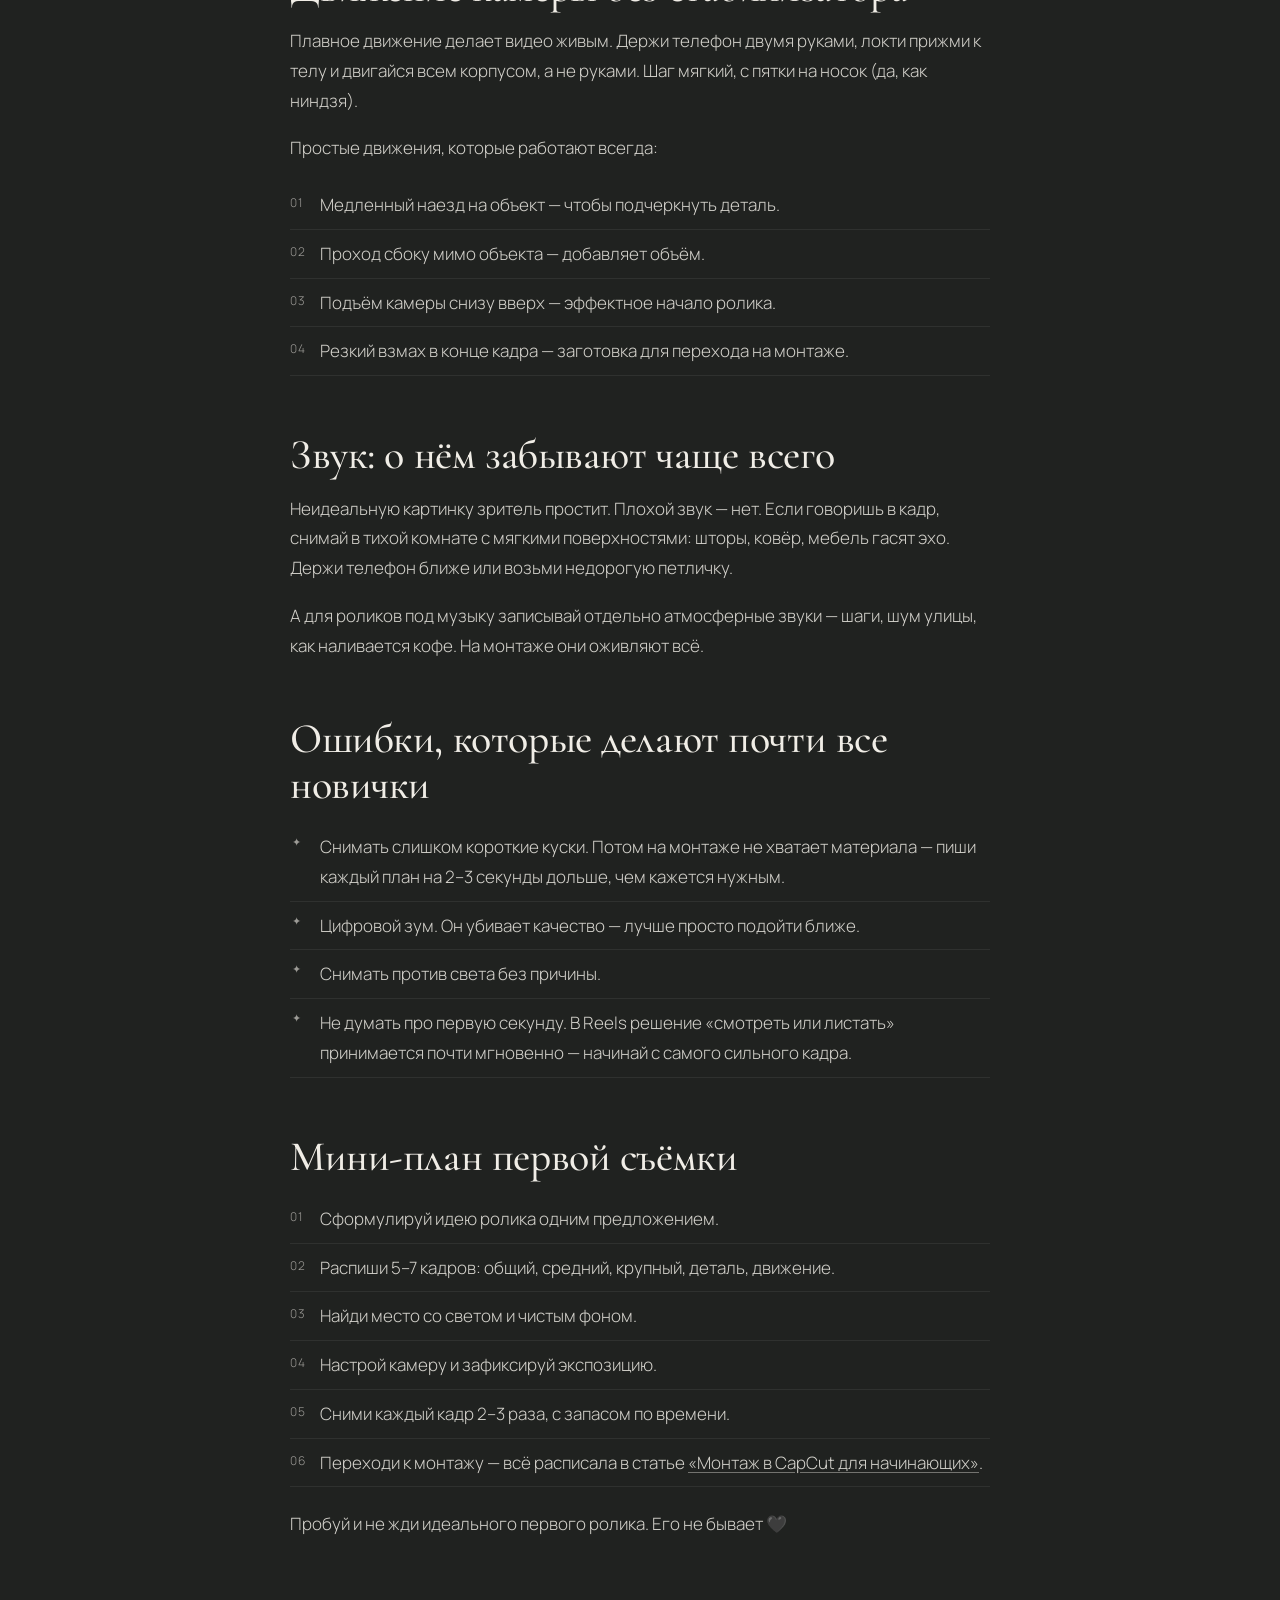
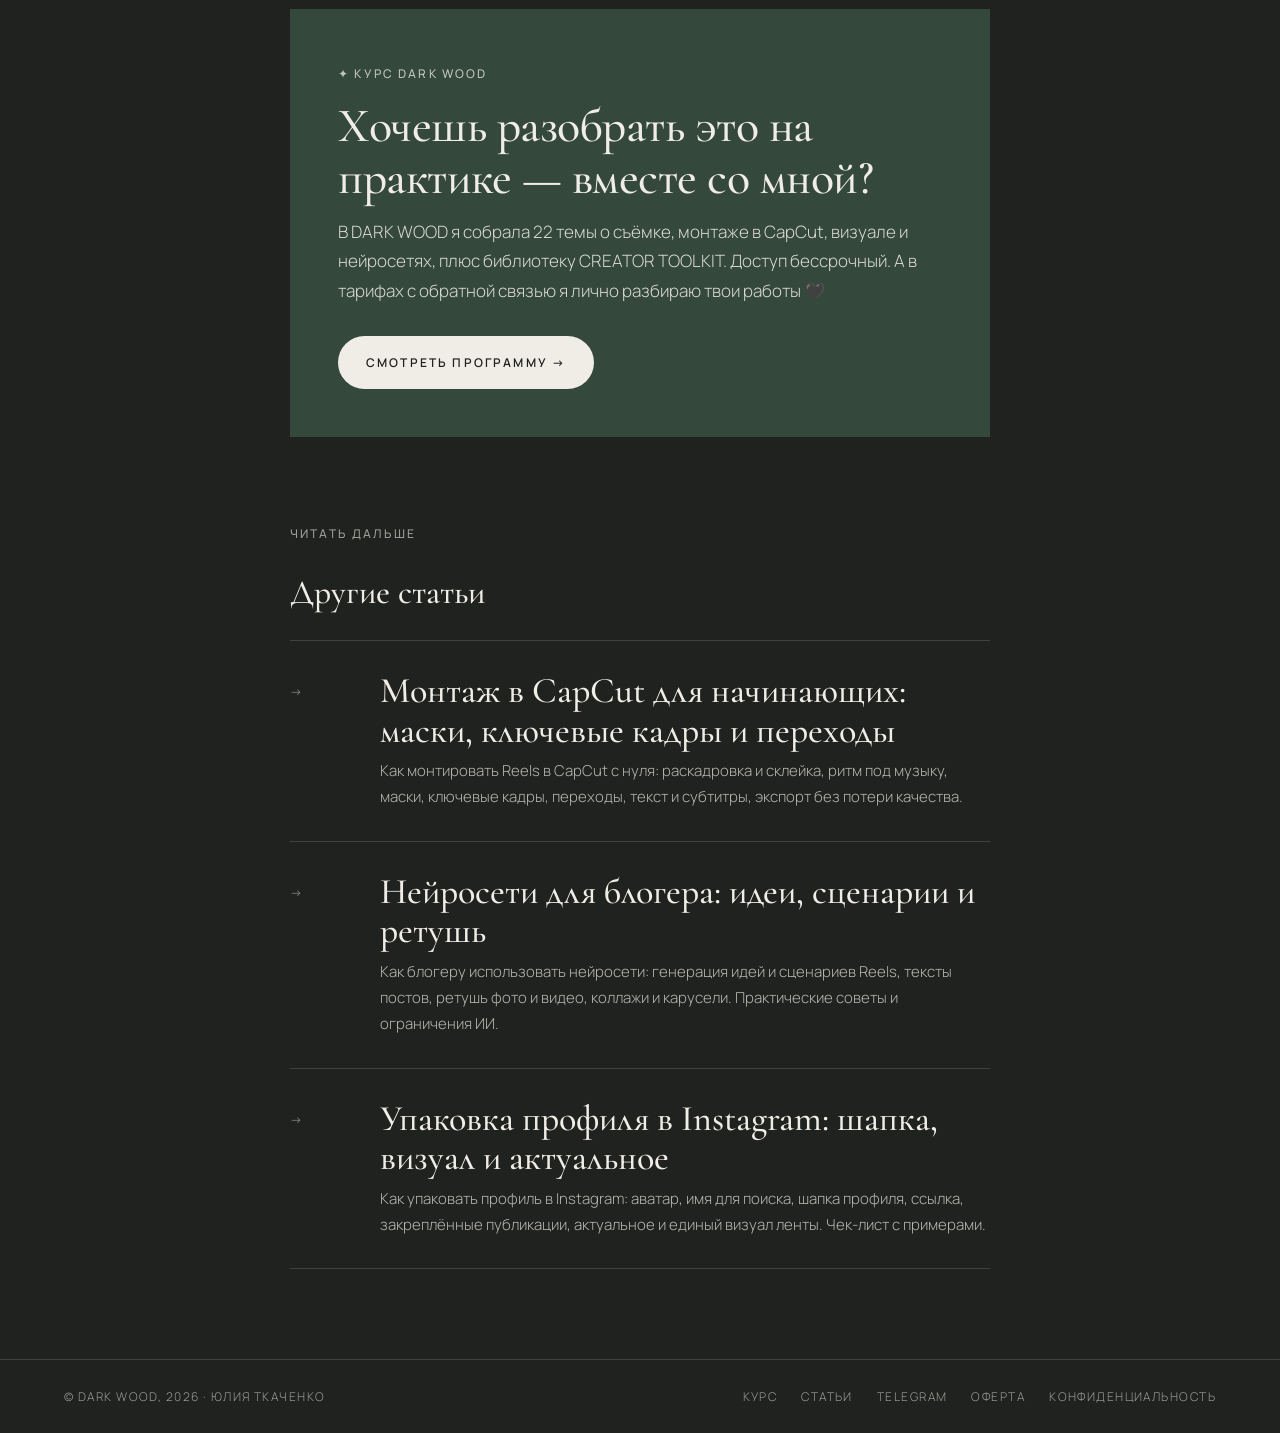
<file: blog/kak-snimat-reels-na-telefon/index.html>
<!DOCTYPE html>
<html lang="ru">
<head>
<meta charset="utf-8">
<meta name="viewport" content="width=device-width, initial-scale=1">
<title>Как снимать Reels на телефон: свет, ракурсы, композиция — гайд для начинающих</title>
<meta name="description" content="Пошаговый гайд, как снимать красивые Reels и видео для блога на телефон: настройки камеры, свет, ракурсы, композиция, звук и частые ошибки новичков.">
<link rel="canonical" href="https://hulijuli.com/blog/kak-snimat-reels-na-telefon/">
<meta name="robots" content="index, follow">
<meta name="theme-color" content="#202220">
<link rel="icon" href="/favicon.ico" sizes="48x48">
<link rel="icon" href="/favicon.svg" type="image/svg+xml">
<link rel="icon" href="/favicon-192.png" type="image/png" sizes="192x192">
<link rel="apple-touch-icon" href="/apple-touch-icon.png">
<meta property="og:type" content="article">
<meta property="og:locale" content="ru_RU">
<meta property="og:site_name" content="DARK WOOD">
<meta property="og:title" content="Как снимать Reels на телефон: свет, ракурсы, композиция — гайд для начинающих">
<meta property="og:description" content="Пошаговый гайд, как снимать красивые Reels и видео для блога на телефон: настройки камеры, свет, ракурсы, композиция, звук и частые ошибки новичков.">
<meta property="og:url" content="https://hulijuli.com/blog/kak-snimat-reels-na-telefon/">
<meta property="og:image" content="https://hulijuli.com/og.png">
<meta name="twitter:card" content="summary_large_image">
<link rel="preconnect" href="https://fonts.googleapis.com"><link rel="preconnect" href="https://fonts.gstatic.com" crossorigin><link href="https://fonts.googleapis.com/css2?family=Cormorant+Garamond:wght@500;600&family=Manrope:wght@300;400;500;600&display=swap" rel="stylesheet">
<link rel="stylesheet" href="/blog/blog.css">
<script type="application/ld+json">[{"@context": "https://schema.org", "@type": "Article", "headline": "Как снимать Reels на телефон: свет, ракурсы и композиция", "description": "Пошаговый гайд, как снимать красивые Reels и видео для блога на телефон: настройки камеры, свет, ракурсы, композиция, звук и частые ошибки новичков.", "author": {"@type": "Person", "name": "Юлия Ткаченко", "url": "https://hulijuli.com/"}, "publisher": {"@type": "Organization", "name": "DARK WOOD", "logo": {"@type": "ImageObject", "url": "https://hulijuli.com/og.png"}}, "datePublished": "2026-11-07", "dateModified": "2026-11-07", "mainEntityOfPage": "https://hulijuli.com/blog/kak-snimat-reels-na-telefon/", "image": "https://hulijuli.com/og.png", "inLanguage": "ru"}, {"@context": "https://schema.org", "@type": "BreadcrumbList", "itemListElement": [{"@type": "ListItem", "position": 1, "name": "DARK WOOD", "item": "https://hulijuli.com/"}, {"@type": "ListItem", "position": 2, "name": "Статьи", "item": "https://hulijuli.com/blog/"}, {"@type": "ListItem", "position": 3, "name": "Как снимать Reels на телефон: свет, ракурсы и композиция", "item": "https://hulijuli.com/blog/kak-snimat-reels-na-telefon/"}]}]</script>
</head>
<body>
<header class="top"><a href="/" class="logo">DARK WOOD ✦</a><nav><a href="/blog/">Статьи</a><a href="/#program" class="hide-m">Программа</a><a href="/#pricing">Тарифы</a></nav></header>
<main>
<article class="art">
  <div class="crumbs"><a href="/">DARK WOOD</a> / <a href="/blog/">Статьи</a></div>
  <h1>Как снимать Reels на телефон: свет, ракурсы и композиция</h1>
  <p class="lead">Красивое видео начинается не с дорогой камеры, а со света, кадра и ритма. Рассказываю, как снимать выразительные Reels на обычный телефон.</p>
  <p class="meta">Юлия Ткаченко · 7 ноября 2026 · 4 мин чтения</p>
  <nav class="toc"><span class="label">Содержание</span><ol><li><a href="#nastroy-kameru-odin-raz">Настрой камеру один раз</a></li><li><a href="#svet-reshaet-bolshe-chem-kamera">Свет решает больше, чем камера</a></li><li><a href="#rakursy-i-kompoziciya">Ракурсы и композиция</a></li><li><a href="#dvizhenie-kamery-bez-stabilizatora">Движение камеры без стабилизатора</a></li><li><a href="#zvuk-o-nem-zabyvayut-chasche-vsego">Звук: о нём забывают чаще всего</a></li><li><a href="#oshibki-kotorye-delayut-pochti-vse-novic">Ошибки, которые делают почти все новички</a></li><li><a href="#mini-plan-pervoy-semki">Мини-план первой съёмки</a></li></ol></nav>
  <p>Сразу скажу честно: дорогая камера тут почти ни при чём. Большинство роликов, которые залипают в ленте, сняты на обычный телефон. Разница между «снято на коленке» и «вау, как красиво» почти всегда в трёх вещах — свет, кадр и движение.</p>
<p>Делюсь тем, что настраиваю и проверяю сама, прежде чем нажать на запись.</p>

<h2 id="nastroy-kameru-odin-raz">Настрой камеру один раз</h2>
<p>Пять минут в настройках — и качество вырастет сразу. Без шуток.</p>
<p><strong>ПОШАГОВО:</strong></p>
<ol>
<li><strong>Разрешение</strong> — 4K или 1080p, 30 кадров в секунду. 60 кадров ставь, если хочешь потом красиво замедлить движение на монтаже.</li>
<li><strong>Только вертикально 9:16.</strong> Reels, сторис и TikTok смотрят вертикально — снимай сразу так, а не обрезай горизонтальное видео (качество потеряешь).</li>
<li><strong>Включи сетку.</strong> С ней горизонт не «заваливается», и кадр проще построить.</li>
<li><strong>Зафиксируй экспозицию и фокус</strong> — зажми палец на экране. Тогда картинка не будет прыгать по яркости, когда кто-то пройдёт мимо.</li>
<li><strong>Протри объектив.</strong> Банально, да. Но мутная «дымка» на видео — это в 9 случаях из 10 отпечаток пальца на линзе.</li>
</ol>

<h2 id="svet-reshaet-bolshe-chem-kamera">Свет решает больше, чем камера</h2>
<p>Телефон отлично снимает при хорошем свете и быстро сдаётся в темноте: шумы, мыло, грязные цвета. Поэтому сначала думаем о свете — потом обо всём остальном.</p>
<h3>Дневной свет у окна</h3>
<p>Самый простой и бесплатный вариант. Встань лицом или вполоборота к окну — свет ляжет мягко, кожа будет ровнее. Если солнце бьёт прямо, завесь окно светлой тканью (получится естественный рассеиватель).</p>
<h3>Золотой час</h3>
<p>Первый час после рассвета и последний перед закатом. Тёплый мягкий свет, длинные тени — то самое время для атмосферных кадров на улице.</p>
<h3>Лампа вечером</h3>
<p>Дома хватит одной лампы или кольцевого света. Ставь его чуть выше глаз и немного сбоку — лицо станет объёмным, а не плоским. И не смешивай тёплый и холодный свет в одном кадре: на видео это даёт странные оттенки кожи.</p>
<div class="tip"><p><strong>Проверка за секунду:</strong> лицо в тени, а фон пересвечен? Развернись. Свет должен быть перед тобой, а не за спиной 🤍</p></div>

<h2 id="rakursy-i-kompoziciya">Ракурсы и композиция</h2>
<p>Композиция — это то, куда смотрит зритель. Пара простых правил — и кадр уже выглядит «журнально», даже если ты снимаешь первый раз.</p>
<ul>
<li><strong>Правило третей.</strong> Ставь главное не по центру, а на пересечение линий сетки. Глаза — на верхнюю линию.</li>
<li><strong>Камера на уровне глаз</strong> — нейтральный, честный кадр. Снизу — герой выглядит сильнее, сверху — мягче.</li>
<li><strong>Передний план.</strong> Листья, край чашки, стекло — любая деталь у объектива добавляет глубины. Это мой любимый приём для «киношной» картинки.</li>
<li><strong>Чистый фон.</strong> Убери лишнее. Чем меньше случайных предметов, тем дороже выглядит кадр.</li>
<li><strong>Разные планы.</strong> Снимай одну сцену общим, средним и крупным планом — на монтаже из этого собирается живой ролик.</li>
</ul>

<h2 id="dvizhenie-kamery-bez-stabilizatora">Движение камеры без стабилизатора</h2>
<p>Плавное движение делает видео живым. Держи телефон двумя руками, локти прижми к телу и двигайся всем корпусом, а не руками. Шаг мягкий, с пятки на носок (да, как ниндзя).</p>
<p>Простые движения, которые работают всегда:</p>
<ol>
<li>Медленный наезд на объект — чтобы подчеркнуть деталь.</li>
<li>Проход сбоку мимо объекта — добавляет объём.</li>
<li>Подъём камеры снизу вверх — эффектное начало ролика.</li>
<li>Резкий взмах в конце кадра — заготовка для перехода на монтаже.</li>
</ol>

<h2 id="zvuk-o-nem-zabyvayut-chasche-vsego">Звук: о нём забывают чаще всего</h2>
<p>Неидеальную картинку зритель простит. Плохой звук — нет. Если говоришь в кадр, снимай в тихой комнате с мягкими поверхностями: шторы, ковёр, мебель гасят эхо. Держи телефон ближе или возьми недорогую петличку.</p>
<p>А для роликов под музыку записывай отдельно атмосферные звуки — шаги, шум улицы, как наливается кофе. На монтаже они оживляют всё.</p>

<h2 id="oshibki-kotorye-delayut-pochti-vse-novic">Ошибки, которые делают почти все новички</h2>
<ul>
<li>Снимать слишком короткие куски. Потом на монтаже не хватает материала — пиши каждый план на 2–3 секунды дольше, чем кажется нужным.</li>
<li>Цифровой зум. Он убивает качество — лучше просто подойти ближе.</li>
<li>Снимать против света без причины.</li>
<li>Не думать про первую секунду. В Reels решение «смотреть или листать» принимается почти мгновенно — начинай с самого сильного кадра.</li>
</ul>

<h2 id="mini-plan-pervoy-semki">Мини-план первой съёмки</h2>
<ol>
<li>Сформулируй идею ролика одним предложением.</li>
<li>Распиши 5–7 кадров: общий, средний, крупный, деталь, движение.</li>
<li>Найди место со светом и чистым фоном.</li>
<li>Настрой камеру и зафиксируй экспозицию.</li>
<li>Сними каждый кадр 2–3 раза, с запасом по времени.</li>
<li>Переходи к монтажу — всё расписала в статье <a href="/blog/montazh-v-capcut-dlya-nachinayushchih/">«Монтаж в CapCut для начинающих»</a>.</li>
</ol>
<p>Пробуй и не жди идеального первого ролика. Его не бывает 🖤</p>

  <aside class="cta">
  <span class="label">✦ Курс DARK WOOD</span>
  <h2>Хочешь разобрать это на практике — вместе со мной?</h2>
  <p>В DARK WOOD я собрала 22 темы о съёмке, монтаже в CapCut, визуале и нейросетях, плюс библиотеку CREATOR TOOLKIT. Доступ бессрочный. А в тарифах с обратной связью я лично разбираю твои работы 🖤</p>
  <a class="btn" href="/#program">Смотреть программу →</a>
</aside>
</article>
<section class="related"><span class="label">Читать дальше</span><h2>Другие статьи</h2><div class="list"><a class="card" href="/blog/montazh-v-capcut-dlya-nachinayushchih/"><span class="n">→</span><div><h3>Монтаж в CapCut для начинающих: маски, ключевые кадры и переходы</h3><p>Как монтировать Reels в CapCut с нуля: раскадровка и склейка, ритм под музыку, маски, ключевые кадры, переходы, текст и субтитры, экспорт без потери качества.</p></div></a><a class="card" href="/blog/neyroseti-dlya-blogera/"><span class="n">→</span><div><h3>Нейросети для блогера: идеи, сценарии и ретушь</h3><p>Как блогеру использовать нейросети: генерация идей и сценариев Reels, тексты постов, ретушь фото и видео, коллажи и карусели. Практические советы и ограничения ИИ.</p></div></a><a class="card" href="/blog/upakovka-profilya-instagram/"><span class="n">→</span><div><h3>Упаковка профиля в Instagram: шапка, визуал и актуальное</h3><p>Как упаковать профиль в Instagram: аватар, имя для поиска, шапка профиля, ссылка, закреплённые публикации, актуальное и единый визуал ленты. Чек-лист с примерами.</p></div></a></div></section>
</main>
<footer><span>© DARK WOOD, 2026 · Юлия Ткаченко</span><div><a href="/">Курс</a><a href="/blog/">Статьи</a><a href="https://t.me/huli_juli">Telegram</a><a href="/oferta.html">Оферта</a><a href="/privacy.html">Конфиденциальность</a></div></footer>
</body>
</html>
</file>
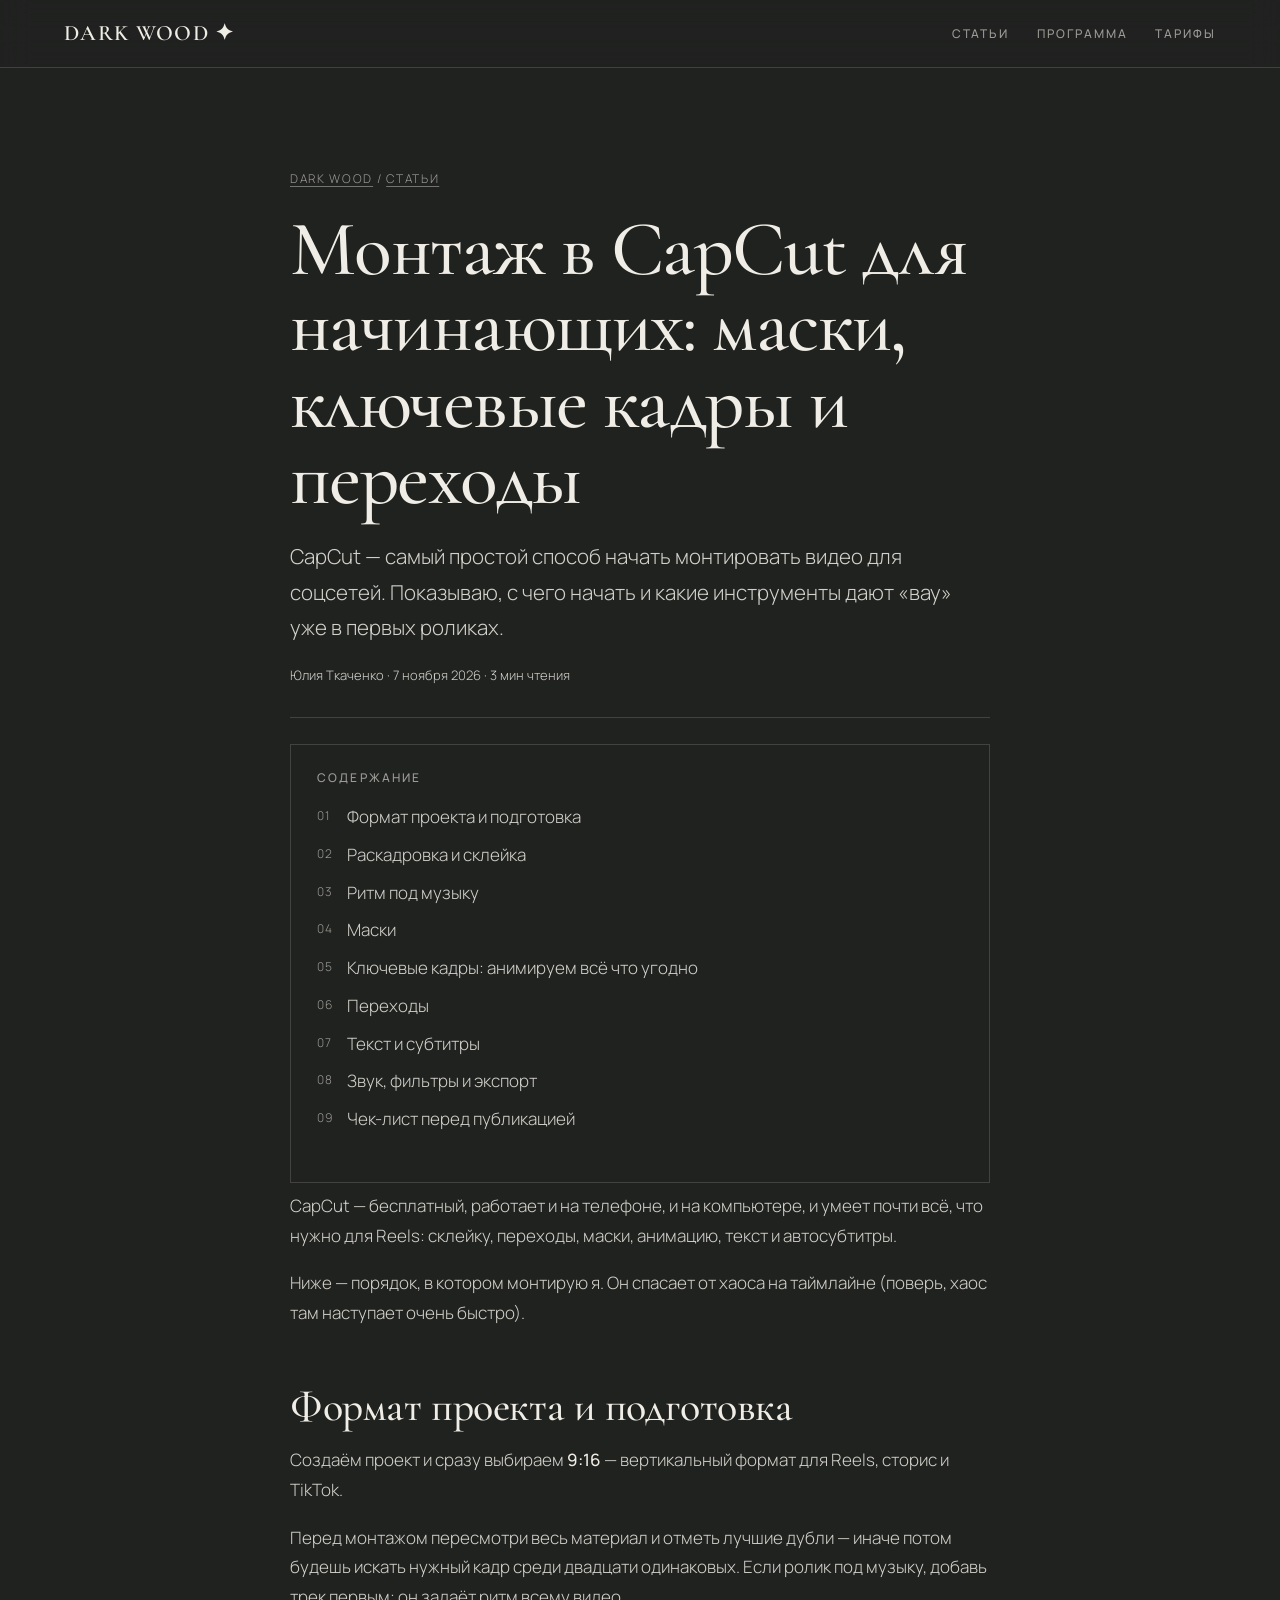
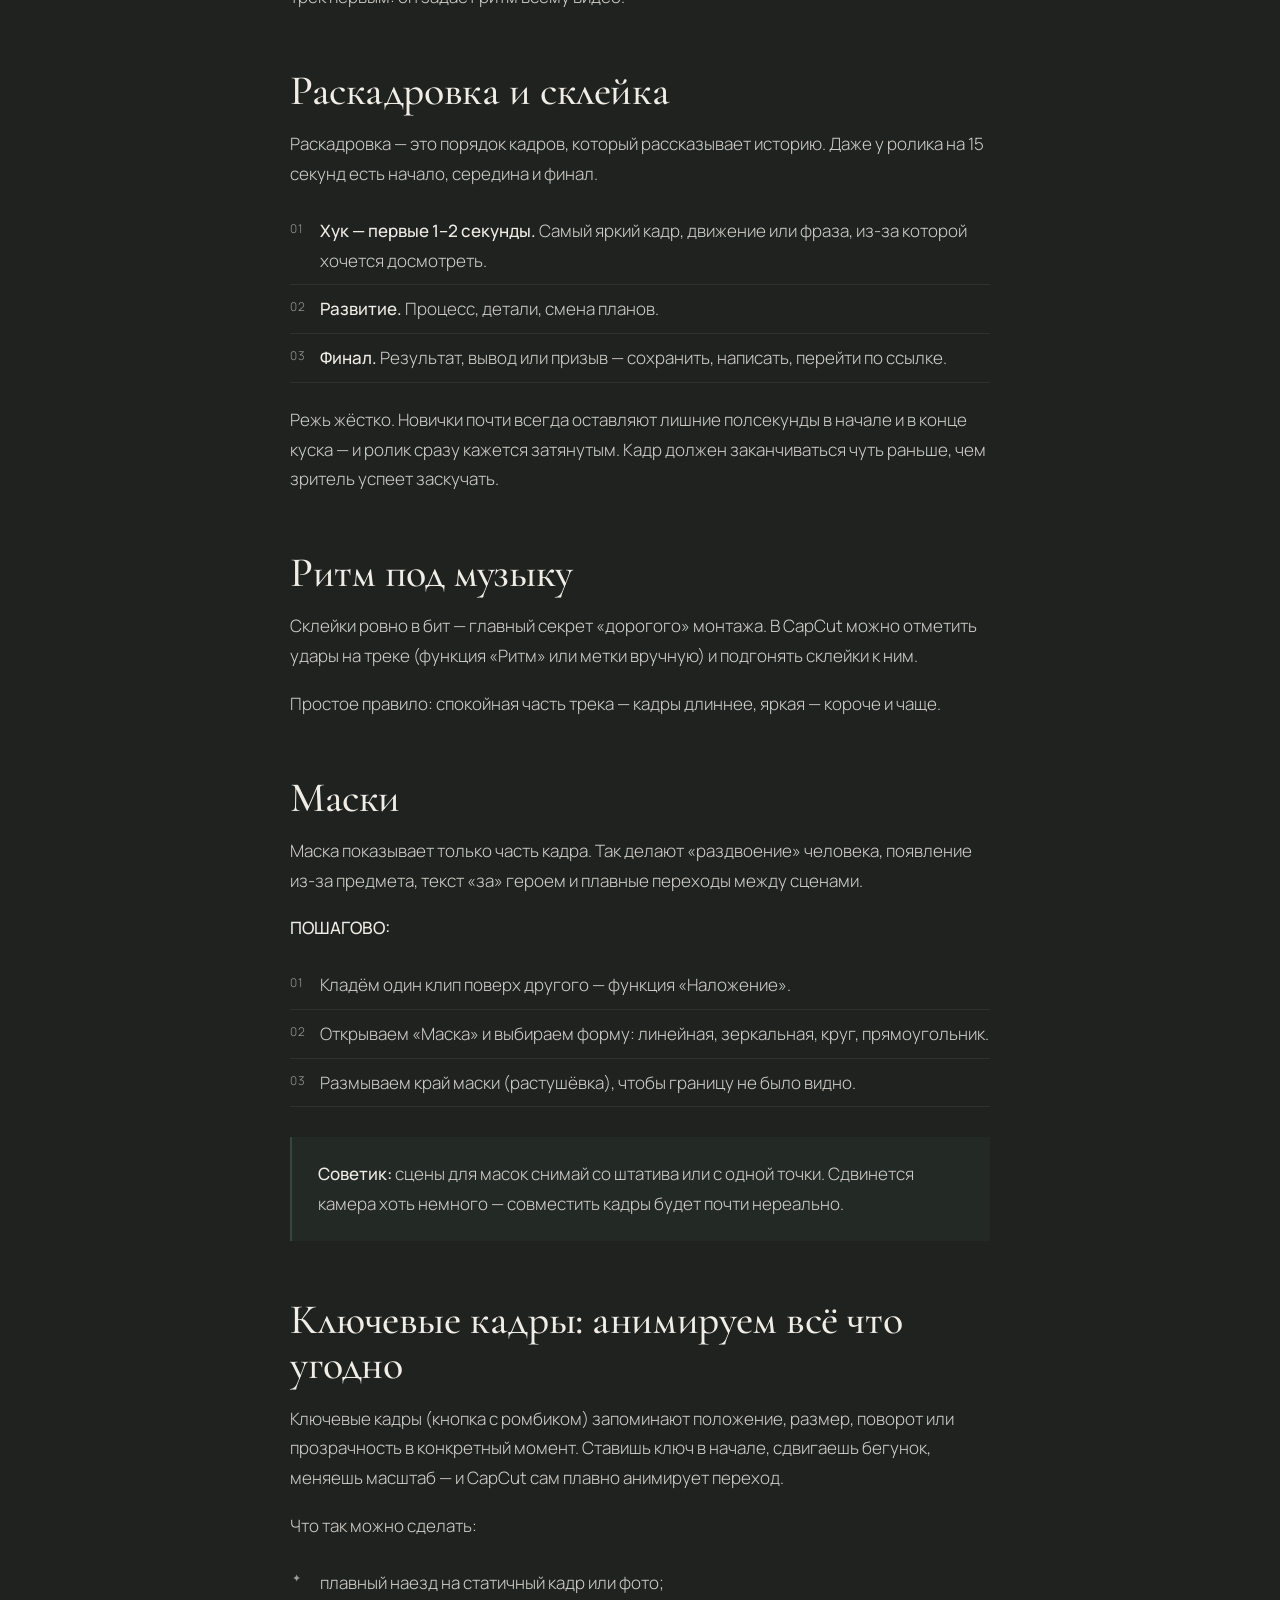
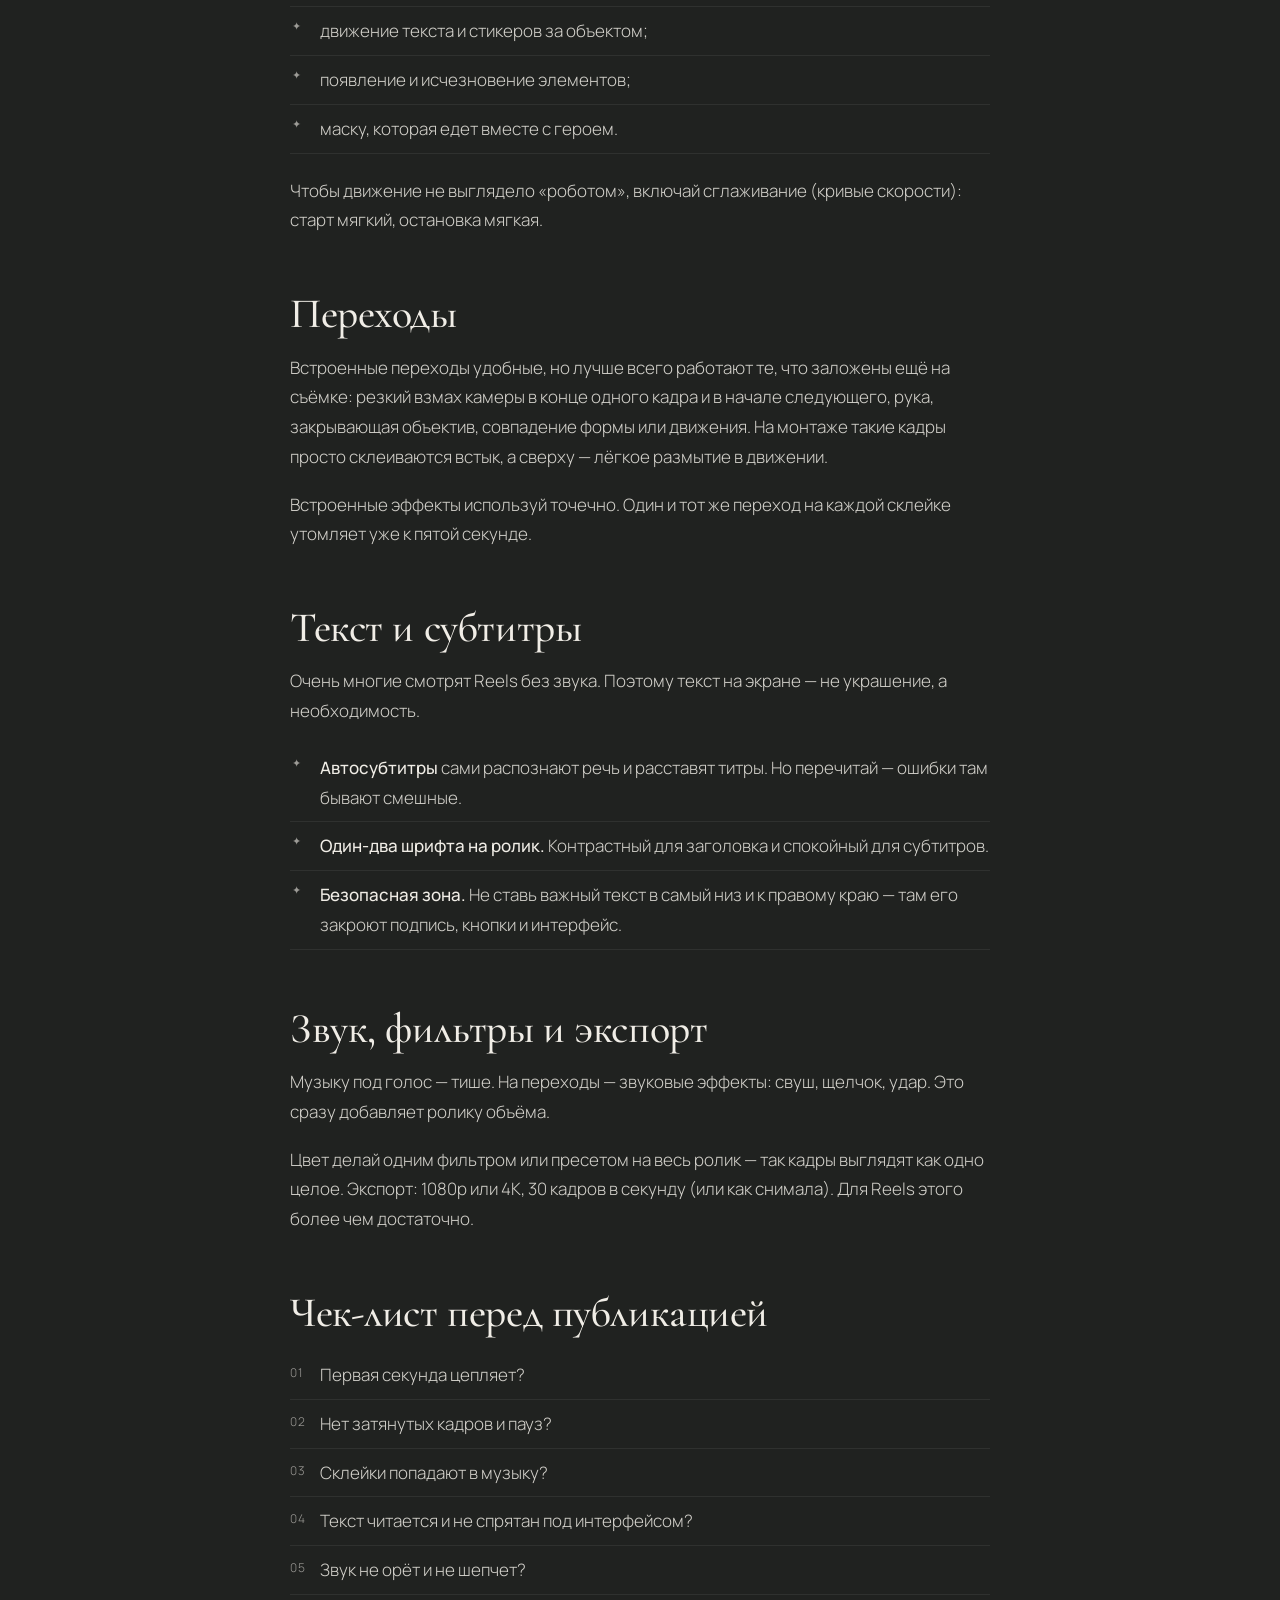
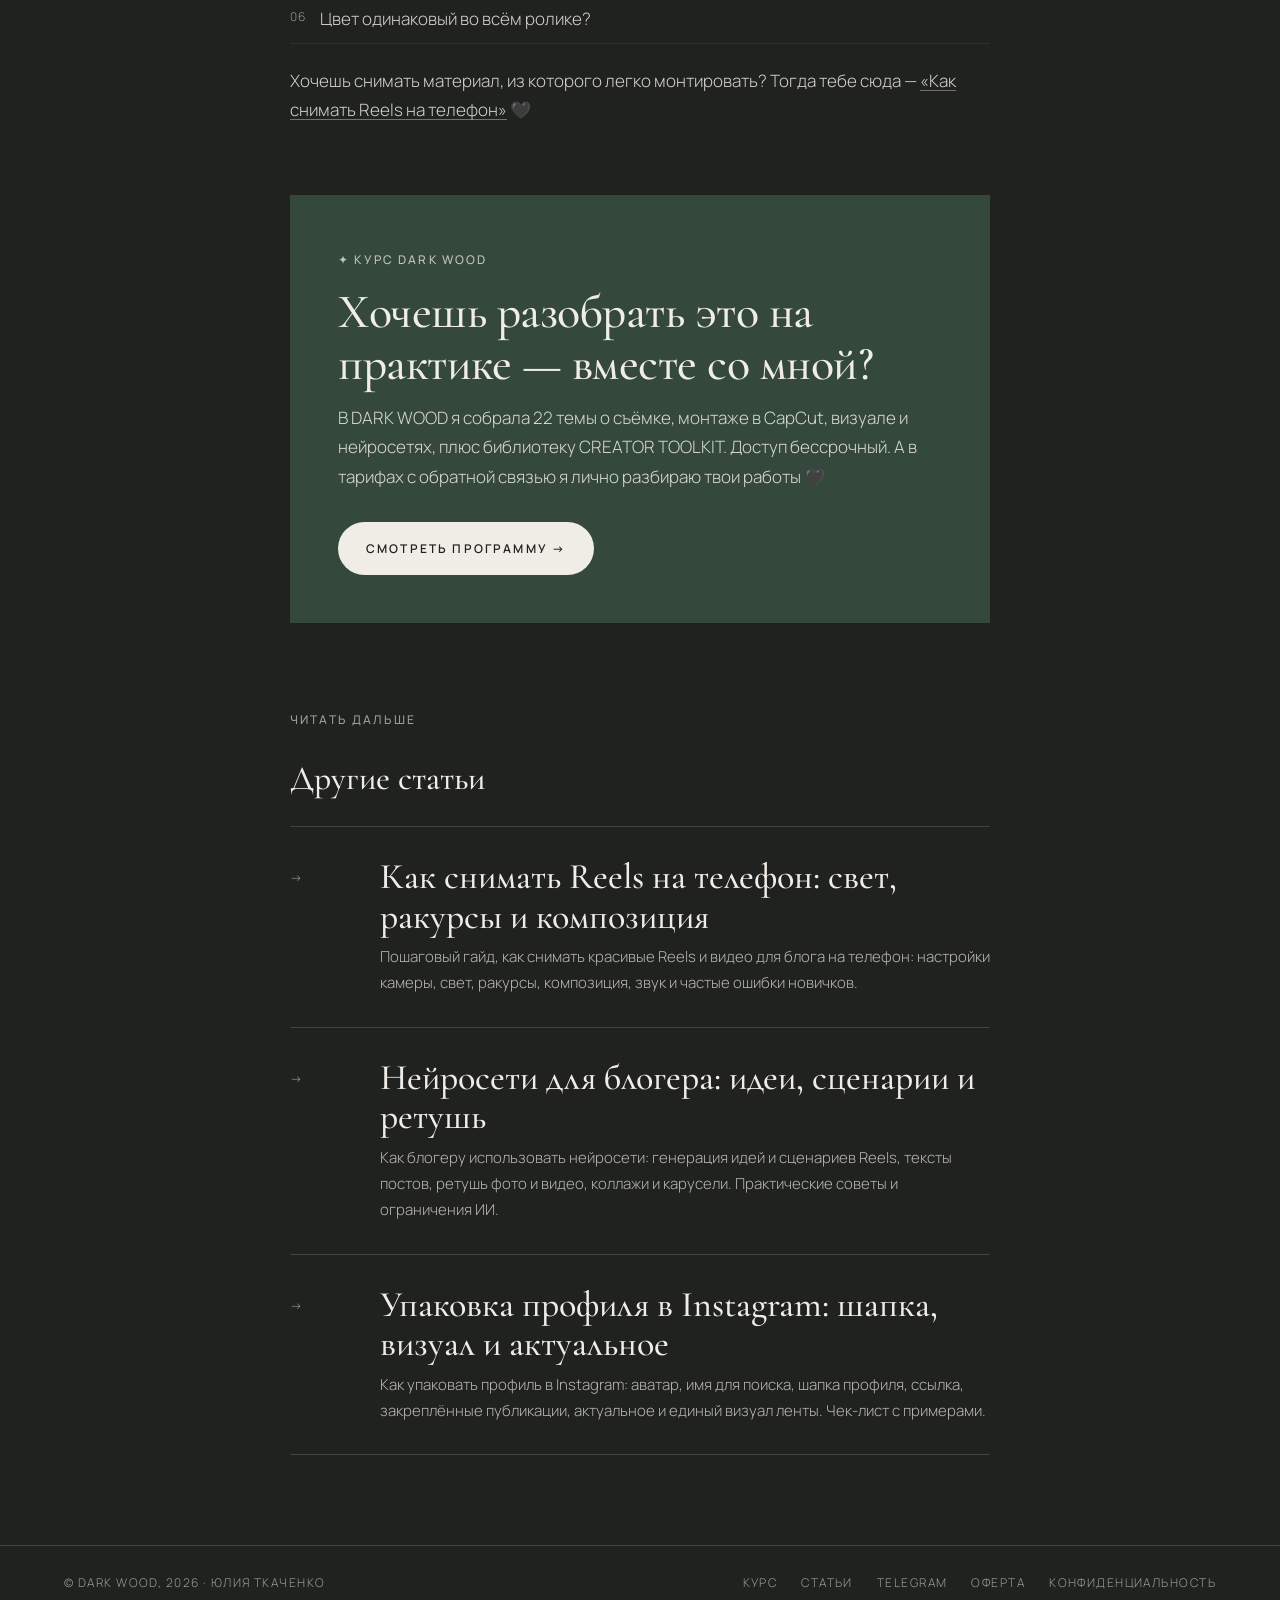
<file: blog/montazh-v-capcut-dlya-nachinayushchih/index.html>
<!DOCTYPE html>
<html lang="ru">
<head>
<meta charset="utf-8">
<meta name="viewport" content="width=device-width, initial-scale=1">
<title>Монтаж в CapCut для начинающих: маски, ключевые кадры, переходы, текст</title>
<meta name="description" content="Как монтировать Reels в CapCut с нуля: раскадровка и склейка, ритм под музыку, маски, ключевые кадры, переходы, текст и субтитры, экспорт без потери качества.">
<link rel="canonical" href="https://hulijuli.com/blog/montazh-v-capcut-dlya-nachinayushchih/">
<meta name="robots" content="index, follow">
<meta name="theme-color" content="#202220">
<link rel="icon" href="/favicon.ico" sizes="48x48">
<link rel="icon" href="/favicon.svg" type="image/svg+xml">
<link rel="icon" href="/favicon-192.png" type="image/png" sizes="192x192">
<link rel="apple-touch-icon" href="/apple-touch-icon.png">
<meta property="og:type" content="article">
<meta property="og:locale" content="ru_RU">
<meta property="og:site_name" content="DARK WOOD">
<meta property="og:title" content="Монтаж в CapCut для начинающих: маски, ключевые кадры, переходы, текст">
<meta property="og:description" content="Как монтировать Reels в CapCut с нуля: раскадровка и склейка, ритм под музыку, маски, ключевые кадры, переходы, текст и субтитры, экспорт без потери качества.">
<meta property="og:url" content="https://hulijuli.com/blog/montazh-v-capcut-dlya-nachinayushchih/">
<meta property="og:image" content="https://hulijuli.com/og.png">
<meta name="twitter:card" content="summary_large_image">
<link rel="preconnect" href="https://fonts.googleapis.com"><link rel="preconnect" href="https://fonts.gstatic.com" crossorigin><link href="https://fonts.googleapis.com/css2?family=Cormorant+Garamond:wght@500;600&family=Manrope:wght@300;400;500;600&display=swap" rel="stylesheet">
<link rel="stylesheet" href="/blog/blog.css">
<script type="application/ld+json">[{"@context": "https://schema.org", "@type": "Article", "headline": "Монтаж в CapCut для начинающих: маски, ключевые кадры и переходы", "description": "Как монтировать Reels в CapCut с нуля: раскадровка и склейка, ритм под музыку, маски, ключевые кадры, переходы, текст и субтитры, экспорт без потери качества.", "author": {"@type": "Person", "name": "Юлия Ткаченко", "url": "https://hulijuli.com/"}, "publisher": {"@type": "Organization", "name": "DARK WOOD", "logo": {"@type": "ImageObject", "url": "https://hulijuli.com/og.png"}}, "datePublished": "2026-11-07", "dateModified": "2026-11-07", "mainEntityOfPage": "https://hulijuli.com/blog/montazh-v-capcut-dlya-nachinayushchih/", "image": "https://hulijuli.com/og.png", "inLanguage": "ru"}, {"@context": "https://schema.org", "@type": "BreadcrumbList", "itemListElement": [{"@type": "ListItem", "position": 1, "name": "DARK WOOD", "item": "https://hulijuli.com/"}, {"@type": "ListItem", "position": 2, "name": "Статьи", "item": "https://hulijuli.com/blog/"}, {"@type": "ListItem", "position": 3, "name": "Монтаж в CapCut для начинающих: маски, ключевые кадры и переходы", "item": "https://hulijuli.com/blog/montazh-v-capcut-dlya-nachinayushchih/"}]}]</script>
</head>
<body>
<header class="top"><a href="/" class="logo">DARK WOOD ✦</a><nav><a href="/blog/">Статьи</a><a href="/#program" class="hide-m">Программа</a><a href="/#pricing">Тарифы</a></nav></header>
<main>
<article class="art">
  <div class="crumbs"><a href="/">DARK WOOD</a> / <a href="/blog/">Статьи</a></div>
  <h1>Монтаж в CapCut для начинающих: маски, ключевые кадры и переходы</h1>
  <p class="lead">CapCut — самый простой способ начать монтировать видео для соцсетей. Показываю, с чего начать и какие инструменты дают «вау» уже в первых роликах.</p>
  <p class="meta">Юлия Ткаченко · 7 ноября 2026 · 3 мин чтения</p>
  <nav class="toc"><span class="label">Содержание</span><ol><li><a href="#format-proekta-i-podgotovka">Формат проекта и подготовка</a></li><li><a href="#raskadrovka-i-skleyka">Раскадровка и склейка</a></li><li><a href="#ritm-pod-muzyku">Ритм под музыку</a></li><li><a href="#maski">Маски</a></li><li><a href="#klyuchevye-kadry-animiruem-vse-chto-ugod">Ключевые кадры: анимируем всё что угодно</a></li><li><a href="#perehody">Переходы</a></li><li><a href="#tekst-i-subtitry">Текст и субтитры</a></li><li><a href="#zvuk-filtry-i-eksport">Звук, фильтры и экспорт</a></li><li><a href="#chek-list-pered-publikaciey">Чек-лист перед публикацией</a></li></ol></nav>
  <p>CapCut — бесплатный, работает и на телефоне, и на компьютере, и умеет почти всё, что нужно для Reels: склейку, переходы, маски, анимацию, текст и автосубтитры.</p>
<p>Ниже — порядок, в котором монтирую я. Он спасает от хаоса на таймлайне (поверь, хаос там наступает очень быстро).</p>

<h2 id="format-proekta-i-podgotovka">Формат проекта и подготовка</h2>
<p>Создаём проект и сразу выбираем <strong>9:16</strong> — вертикальный формат для Reels, сторис и TikTok.</p>
<p>Перед монтажом пересмотри весь материал и отметь лучшие дубли — иначе потом будешь искать нужный кадр среди двадцати одинаковых. Если ролик под музыку, добавь трек первым: он задаёт ритм всему видео.</p>

<h2 id="raskadrovka-i-skleyka">Раскадровка и склейка</h2>
<p>Раскадровка — это порядок кадров, который рассказывает историю. Даже у ролика на 15 секунд есть начало, середина и финал.</p>
<ol>
<li><strong>Хук — первые 1–2 секунды.</strong> Самый яркий кадр, движение или фраза, из-за которой хочется досмотреть.</li>
<li><strong>Развитие.</strong> Процесс, детали, смена планов.</li>
<li><strong>Финал.</strong> Результат, вывод или призыв — сохранить, написать, перейти по ссылке.</li>
</ol>
<p>Режь жёстко. Новички почти всегда оставляют лишние полсекунды в начале и в конце куска — и ролик сразу кажется затянутым. Кадр должен заканчиваться чуть раньше, чем зритель успеет заскучать.</p>

<h2 id="ritm-pod-muzyku">Ритм под музыку</h2>
<p>Склейки ровно в бит — главный секрет «дорогого» монтажа. В CapCut можно отметить удары на треке (функция «Ритм» или метки вручную) и подгонять склейки к ним.</p>
<p>Простое правило: спокойная часть трека — кадры длиннее, яркая — короче и чаще.</p>

<h2 id="maski">Маски</h2>
<p>Маска показывает только часть кадра. Так делают «раздвоение» человека, появление из-за предмета, текст «за» героем и плавные переходы между сценами.</p>
<p><strong>ПОШАГОВО:</strong></p>
<ol>
<li>Кладём один клип поверх другого — функция «Наложение».</li>
<li>Открываем «Маска» и выбираем форму: линейная, зеркальная, круг, прямоугольник.</li>
<li>Размываем край маски (растушёвка), чтобы границу не было видно.</li>
</ol>
<div class="tip"><p><strong>Советик:</strong> сцены для масок снимай со штатива или с одной точки. Сдвинется камера хоть немного — совместить кадры будет почти нереально.</p></div>

<h2 id="klyuchevye-kadry-animiruem-vse-chto-ugod">Ключевые кадры: анимируем всё что угодно</h2>
<p>Ключевые кадры (кнопка с ромбиком) запоминают положение, размер, поворот или прозрачность в конкретный момент. Ставишь ключ в начале, сдвигаешь бегунок, меняешь масштаб — и CapCut сам плавно анимирует переход.</p>
<p>Что так можно сделать:</p>
<ul>
<li>плавный наезд на статичный кадр или фото;</li>
<li>движение текста и стикеров за объектом;</li>
<li>появление и исчезновение элементов;</li>
<li>маску, которая едет вместе с героем.</li>
</ul>
<p>Чтобы движение не выглядело «роботом», включай сглаживание (кривые скорости): старт мягкий, остановка мягкая.</p>

<h2 id="perehody">Переходы</h2>
<p>Встроенные переходы удобные, но лучше всего работают те, что заложены ещё на съёмке: резкий взмах камеры в конце одного кадра и в начале следующего, рука, закрывающая объектив, совпадение формы или движения. На монтаже такие кадры просто склеиваются встык, а сверху — лёгкое размытие в движении.</p>
<p>Встроенные эффекты используй точечно. Один и тот же переход на каждой склейке утомляет уже к пятой секунде.</p>

<h2 id="tekst-i-subtitry">Текст и субтитры</h2>
<p>Очень многие смотрят Reels без звука. Поэтому текст на экране — не украшение, а необходимость.</p>
<ul>
<li><strong>Автосубтитры</strong> сами распознают речь и расставят титры. Но перечитай — ошибки там бывают смешные.</li>
<li><strong>Один-два шрифта на ролик.</strong> Контрастный для заголовка и спокойный для субтитров.</li>
<li><strong>Безопасная зона.</strong> Не ставь важный текст в самый низ и к правому краю — там его закроют подпись, кнопки и интерфейс.</li>
</ul>

<h2 id="zvuk-filtry-i-eksport">Звук, фильтры и экспорт</h2>
<p>Музыку под голос — тише. На переходы — звуковые эффекты: свуш, щелчок, удар. Это сразу добавляет ролику объёма.</p>
<p>Цвет делай одним фильтром или пресетом на весь ролик — так кадры выглядят как одно целое. Экспорт: 1080p или 4K, 30 кадров в секунду (или как снимала). Для Reels этого более чем достаточно.</p>

<h2 id="chek-list-pered-publikaciey">Чек-лист перед публикацией</h2>
<ol>
<li>Первая секунда цепляет?</li>
<li>Нет затянутых кадров и пауз?</li>
<li>Склейки попадают в музыку?</li>
<li>Текст читается и не спрятан под интерфейсом?</li>
<li>Звук не орёт и не шепчет?</li>
<li>Цвет одинаковый во всём ролике?</li>
</ol>
<p>Хочешь снимать материал, из которого легко монтировать? Тогда тебе сюда — <a href="/blog/kak-snimat-reels-na-telefon/">«Как снимать Reels на телефон»</a> 🖤</p>

  <aside class="cta">
  <span class="label">✦ Курс DARK WOOD</span>
  <h2>Хочешь разобрать это на практике — вместе со мной?</h2>
  <p>В DARK WOOD я собрала 22 темы о съёмке, монтаже в CapCut, визуале и нейросетях, плюс библиотеку CREATOR TOOLKIT. Доступ бессрочный. А в тарифах с обратной связью я лично разбираю твои работы 🖤</p>
  <a class="btn" href="/#program">Смотреть программу →</a>
</aside>
</article>
<section class="related"><span class="label">Читать дальше</span><h2>Другие статьи</h2><div class="list"><a class="card" href="/blog/kak-snimat-reels-na-telefon/"><span class="n">→</span><div><h3>Как снимать Reels на телефон: свет, ракурсы и композиция</h3><p>Пошаговый гайд, как снимать красивые Reels и видео для блога на телефон: настройки камеры, свет, ракурсы, композиция, звук и частые ошибки новичков.</p></div></a><a class="card" href="/blog/neyroseti-dlya-blogera/"><span class="n">→</span><div><h3>Нейросети для блогера: идеи, сценарии и ретушь</h3><p>Как блогеру использовать нейросети: генерация идей и сценариев Reels, тексты постов, ретушь фото и видео, коллажи и карусели. Практические советы и ограничения ИИ.</p></div></a><a class="card" href="/blog/upakovka-profilya-instagram/"><span class="n">→</span><div><h3>Упаковка профиля в Instagram: шапка, визуал и актуальное</h3><p>Как упаковать профиль в Instagram: аватар, имя для поиска, шапка профиля, ссылка, закреплённые публикации, актуальное и единый визуал ленты. Чек-лист с примерами.</p></div></a></div></section>
</main>
<footer><span>© DARK WOOD, 2026 · Юлия Ткаченко</span><div><a href="/">Курс</a><a href="/blog/">Статьи</a><a href="https://t.me/huli_juli">Telegram</a><a href="/oferta.html">Оферта</a><a href="/privacy.html">Конфиденциальность</a></div></footer>
</body>
</html>
</file>
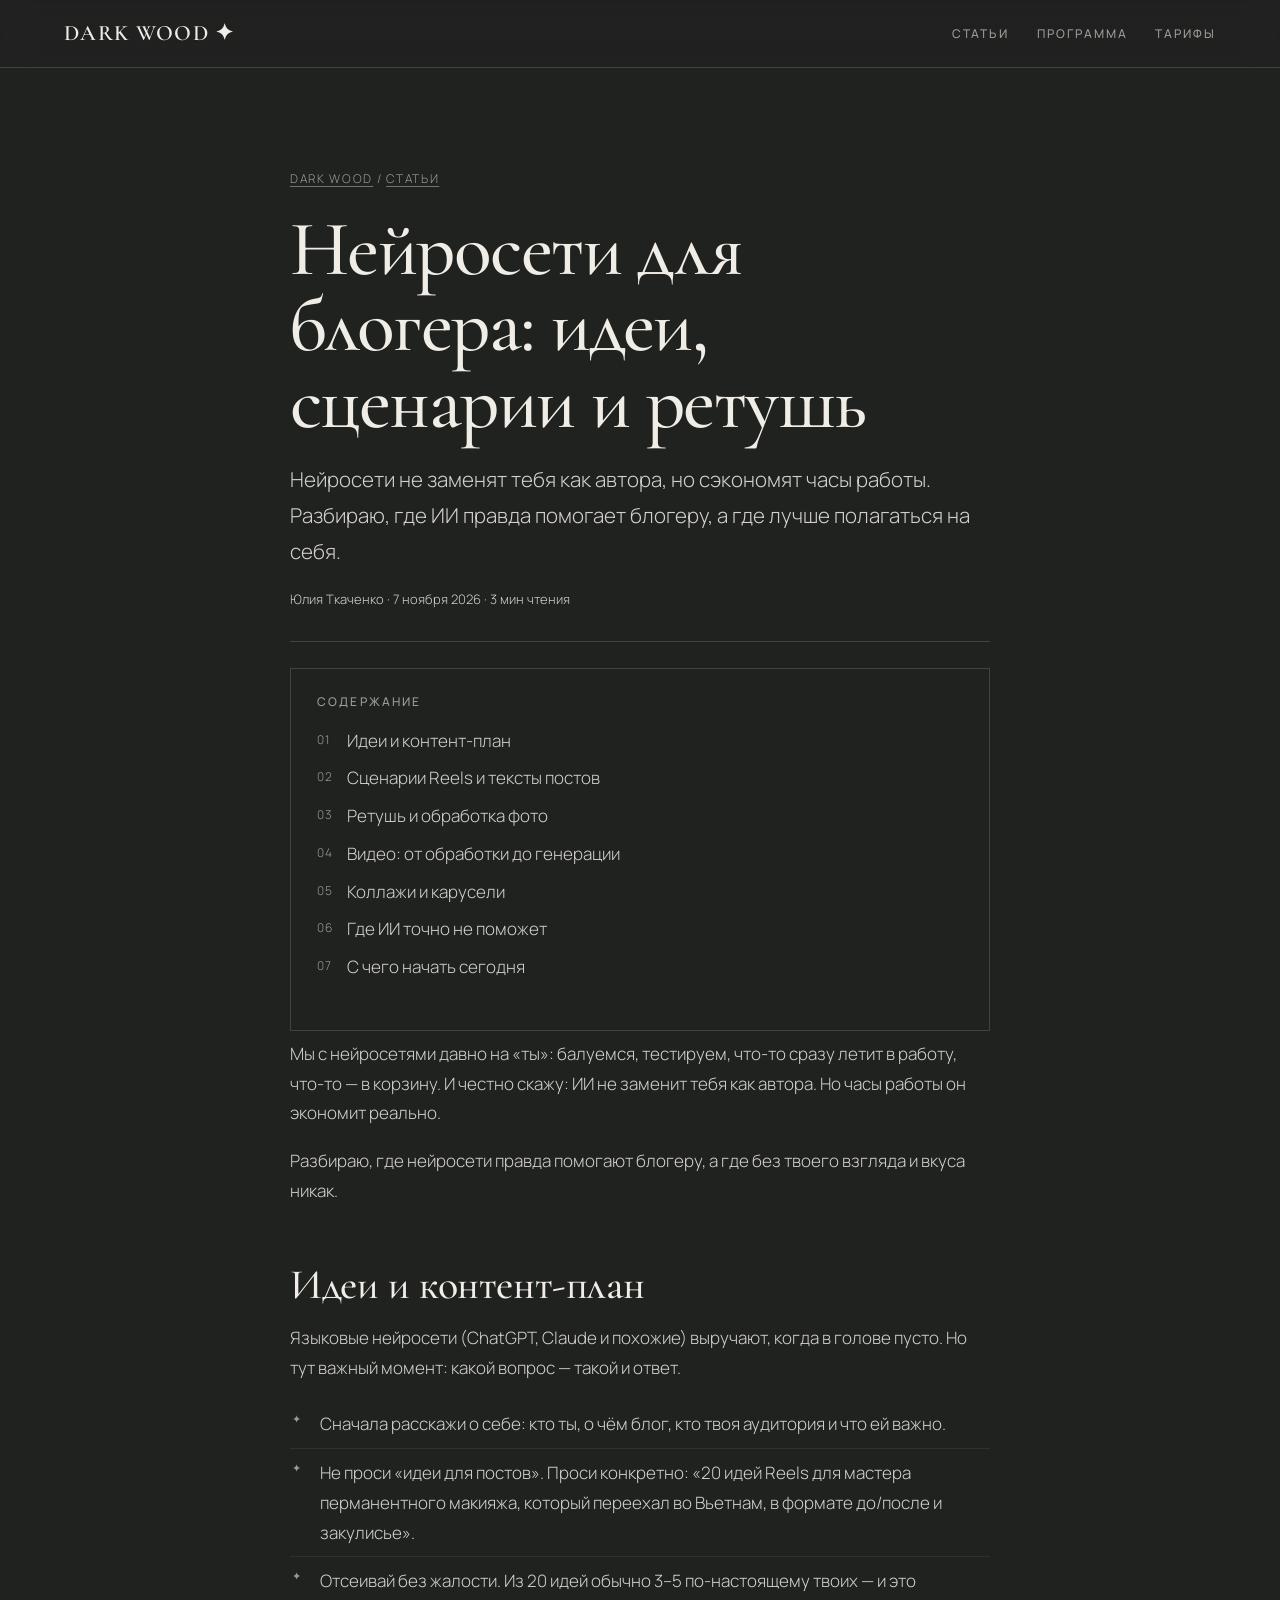
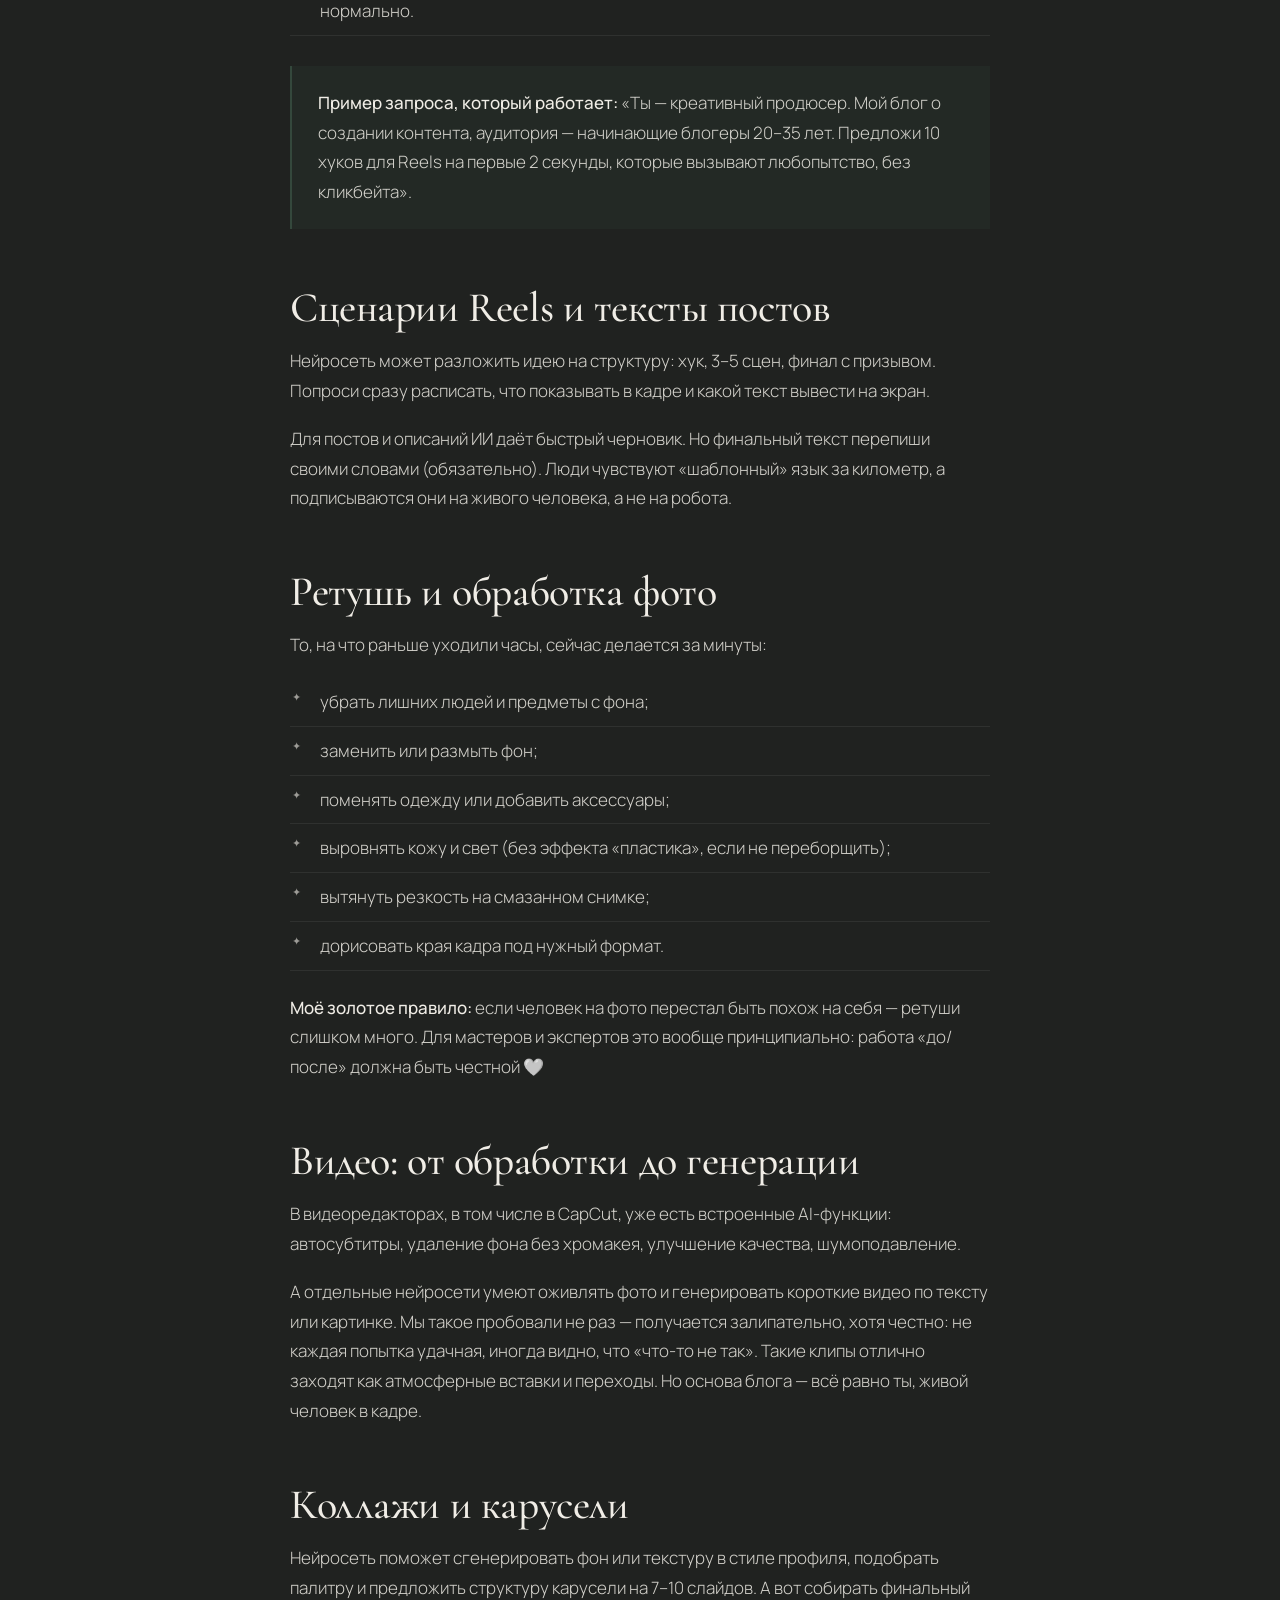
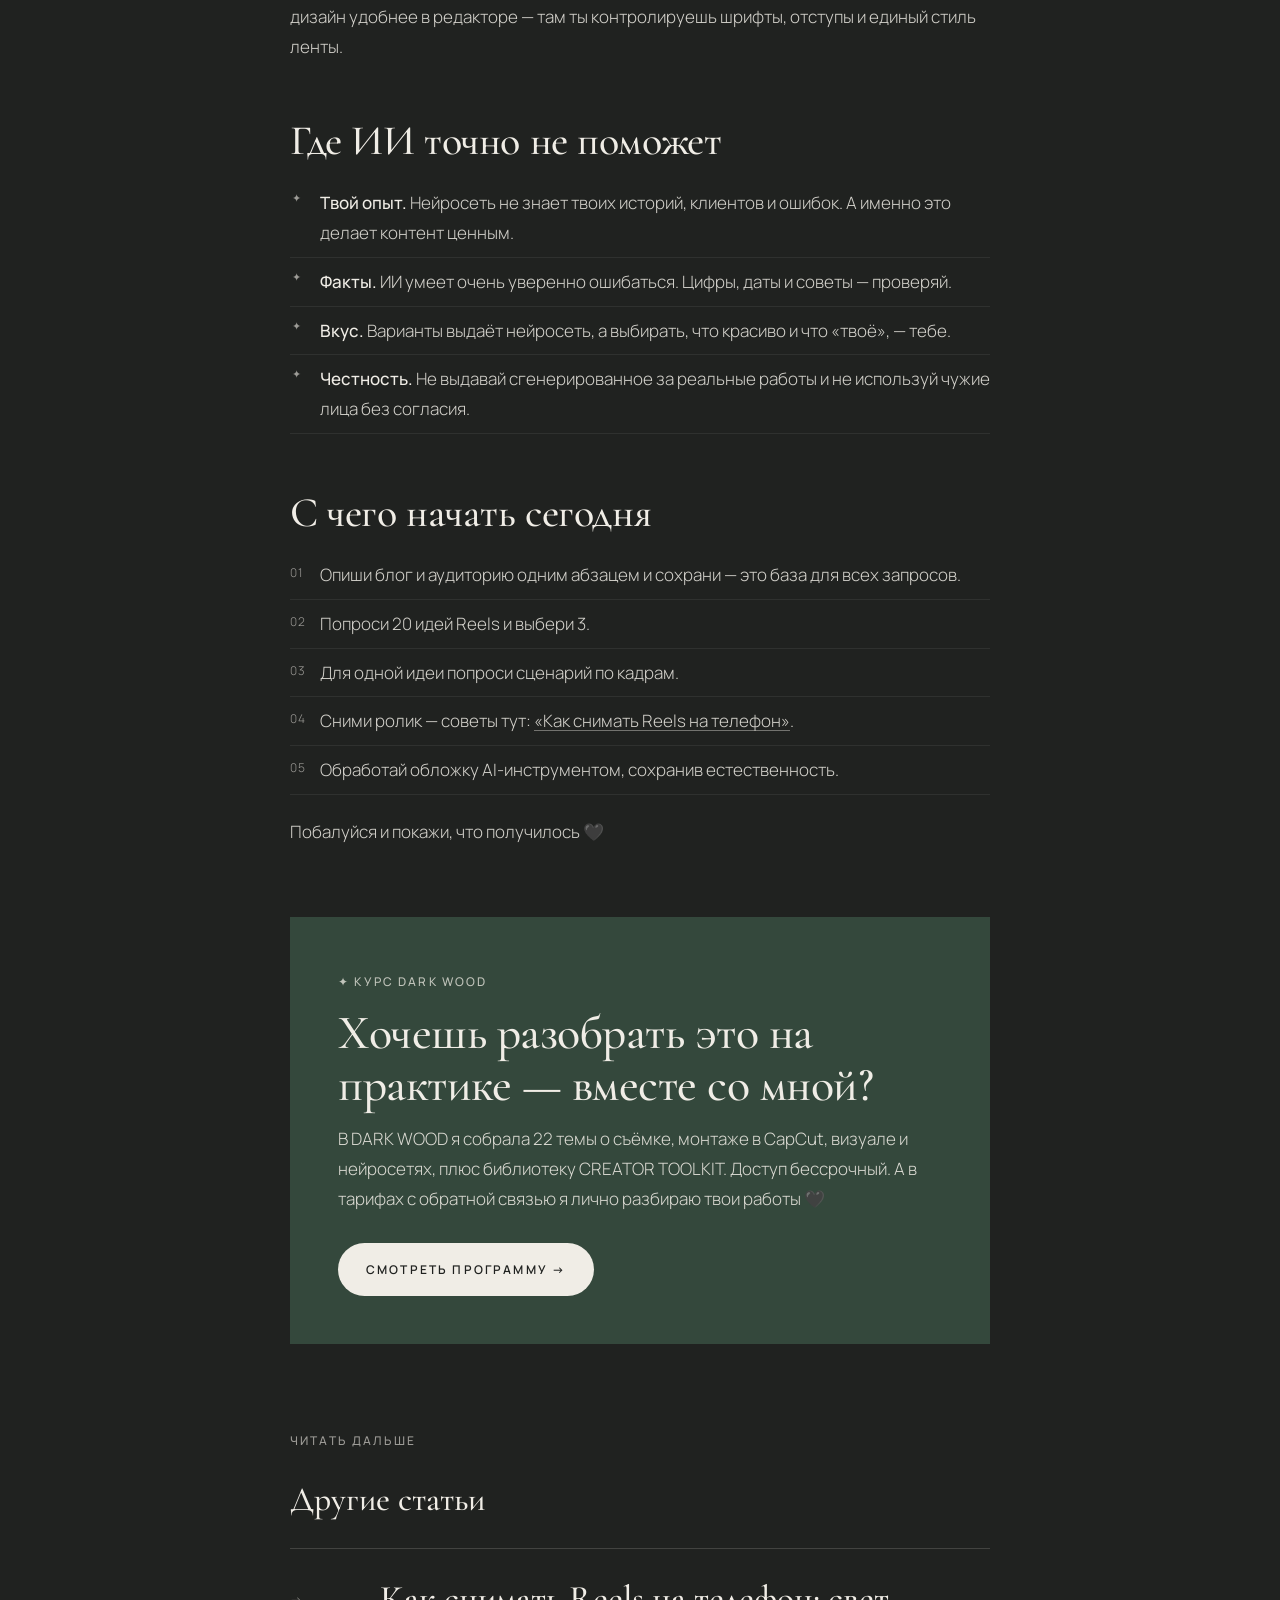
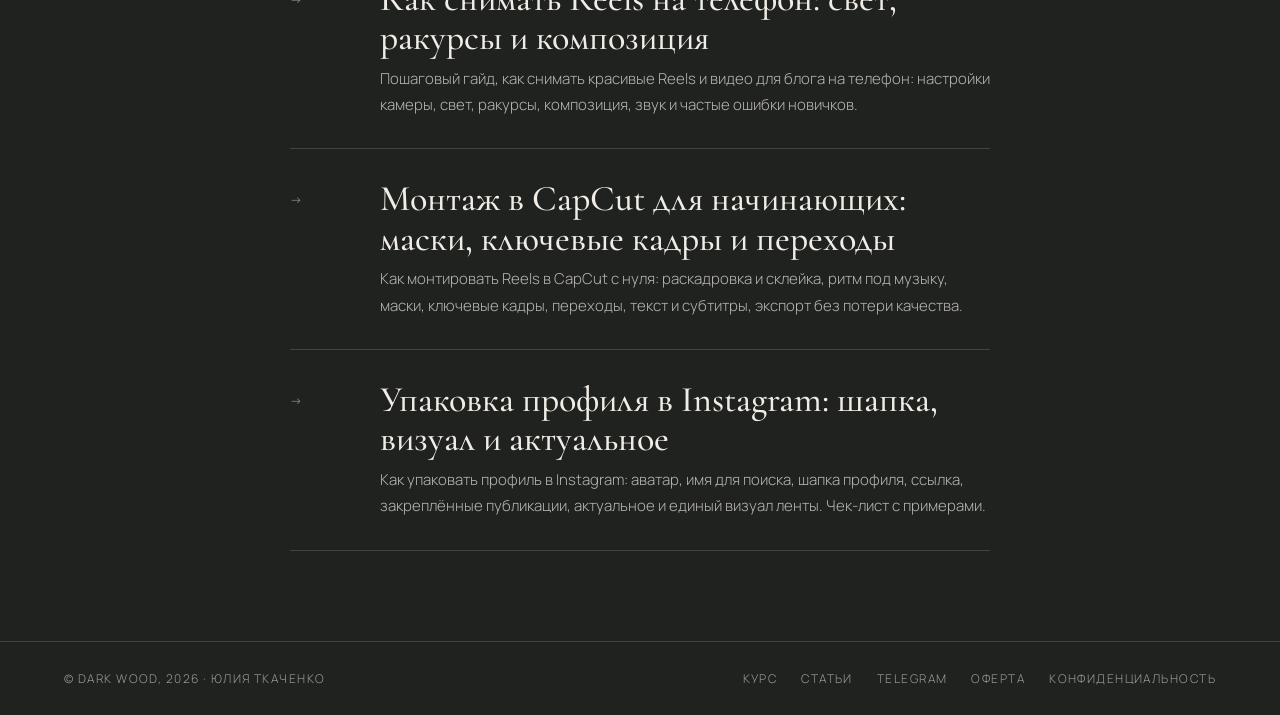
<file: blog/neyroseti-dlya-blogera/index.html>
<!DOCTYPE html>
<html lang="ru">
<head>
<meta charset="utf-8">
<meta name="viewport" content="width=device-width, initial-scale=1">
<title>Нейросети для блогера: как использовать ИИ для идей, сценариев, фото и видео</title>
<meta name="description" content="Как блогеру использовать нейросети: генерация идей и сценариев Reels, тексты постов, ретушь фото и видео, коллажи и карусели. Практические советы и ограничения ИИ.">
<link rel="canonical" href="https://hulijuli.com/blog/neyroseti-dlya-blogera/">
<meta name="robots" content="index, follow">
<meta name="theme-color" content="#202220">
<link rel="icon" href="/favicon.ico" sizes="48x48">
<link rel="icon" href="/favicon.svg" type="image/svg+xml">
<link rel="icon" href="/favicon-192.png" type="image/png" sizes="192x192">
<link rel="apple-touch-icon" href="/apple-touch-icon.png">
<meta property="og:type" content="article">
<meta property="og:locale" content="ru_RU">
<meta property="og:site_name" content="DARK WOOD">
<meta property="og:title" content="Нейросети для блогера: как использовать ИИ для идей, сценариев, фото и видео">
<meta property="og:description" content="Как блогеру использовать нейросети: генерация идей и сценариев Reels, тексты постов, ретушь фото и видео, коллажи и карусели. Практические советы и ограничения ИИ.">
<meta property="og:url" content="https://hulijuli.com/blog/neyroseti-dlya-blogera/">
<meta property="og:image" content="https://hulijuli.com/og.png">
<meta name="twitter:card" content="summary_large_image">
<link rel="preconnect" href="https://fonts.googleapis.com"><link rel="preconnect" href="https://fonts.gstatic.com" crossorigin><link href="https://fonts.googleapis.com/css2?family=Cormorant+Garamond:wght@500;600&family=Manrope:wght@300;400;500;600&display=swap" rel="stylesheet">
<link rel="stylesheet" href="/blog/blog.css">
<script type="application/ld+json">[{"@context": "https://schema.org", "@type": "Article", "headline": "Нейросети для блогера: идеи, сценарии и ретушь", "description": "Как блогеру использовать нейросети: генерация идей и сценариев Reels, тексты постов, ретушь фото и видео, коллажи и карусели. Практические советы и ограничения ИИ.", "author": {"@type": "Person", "name": "Юлия Ткаченко", "url": "https://hulijuli.com/"}, "publisher": {"@type": "Organization", "name": "DARK WOOD", "logo": {"@type": "ImageObject", "url": "https://hulijuli.com/og.png"}}, "datePublished": "2026-11-07", "dateModified": "2026-11-07", "mainEntityOfPage": "https://hulijuli.com/blog/neyroseti-dlya-blogera/", "image": "https://hulijuli.com/og.png", "inLanguage": "ru"}, {"@context": "https://schema.org", "@type": "BreadcrumbList", "itemListElement": [{"@type": "ListItem", "position": 1, "name": "DARK WOOD", "item": "https://hulijuli.com/"}, {"@type": "ListItem", "position": 2, "name": "Статьи", "item": "https://hulijuli.com/blog/"}, {"@type": "ListItem", "position": 3, "name": "Нейросети для блогера: идеи, сценарии и ретушь", "item": "https://hulijuli.com/blog/neyroseti-dlya-blogera/"}]}]</script>
</head>
<body>
<header class="top"><a href="/" class="logo">DARK WOOD ✦</a><nav><a href="/blog/">Статьи</a><a href="/#program" class="hide-m">Программа</a><a href="/#pricing">Тарифы</a></nav></header>
<main>
<article class="art">
  <div class="crumbs"><a href="/">DARK WOOD</a> / <a href="/blog/">Статьи</a></div>
  <h1>Нейросети для блогера: идеи, сценарии и ретушь</h1>
  <p class="lead">Нейросети не заменят тебя как автора, но сэкономят часы работы. Разбираю, где ИИ правда помогает блогеру, а где лучше полагаться на себя.</p>
  <p class="meta">Юлия Ткаченко · 7 ноября 2026 · 3 мин чтения</p>
  <nav class="toc"><span class="label">Содержание</span><ol><li><a href="#idei-i-kontent-plan">Идеи и контент-план</a></li><li><a href="#scenarii-reels-i-teksty-postov">Сценарии Reels и тексты постов</a></li><li><a href="#retush-i-obrabotka-foto">Ретушь и обработка фото</a></li><li><a href="#video-ot-obrabotki-do-generacii">Видео: от обработки до генерации</a></li><li><a href="#kollazhi-i-karuseli">Коллажи и карусели</a></li><li><a href="#gde-ii-tochno-ne-pomozhet">Где ИИ точно не поможет</a></li><li><a href="#s-chego-nachat-segodnya">С чего начать сегодня</a></li></ol></nav>
  <p>Мы с нейросетями давно на «ты»: балуемся, тестируем, что-то сразу летит в работу, что-то — в корзину. И честно скажу: ИИ не заменит тебя как автора. Но часы работы он экономит реально.</p>
<p>Разбираю, где нейросети правда помогают блогеру, а где без твоего взгляда и вкуса никак.</p>

<h2 id="idei-i-kontent-plan">Идеи и контент-план</h2>
<p>Языковые нейросети (ChatGPT, Claude и похожие) выручают, когда в голове пусто. Но тут важный момент: какой вопрос — такой и ответ.</p>
<ul>
<li>Сначала расскажи о себе: кто ты, о чём блог, кто твоя аудитория и что ей важно.</li>
<li>Не проси «идеи для постов». Проси конкретно: «20 идей Reels для мастера перманентного макияжа, который переехал во Вьетнам, в формате до/после и закулисье».</li>
<li>Отсеивай без жалости. Из 20 идей обычно 3–5 по-настоящему твоих — и это нормально.</li>
</ul>
<div class="tip"><p><strong>Пример запроса, который работает:</strong> «Ты — креативный продюсер. Мой блог о создании контента, аудитория — начинающие блогеры 20–35 лет. Предложи 10 хуков для Reels на первые 2 секунды, которые вызывают любопытство, без кликбейта».</p></div>

<h2 id="scenarii-reels-i-teksty-postov">Сценарии Reels и тексты постов</h2>
<p>Нейросеть может разложить идею на структуру: хук, 3–5 сцен, финал с призывом. Попроси сразу расписать, что показывать в кадре и какой текст вывести на экран.</p>
<p>Для постов и описаний ИИ даёт быстрый черновик. Но финальный текст перепиши своими словами (обязательно). Люди чувствуют «шаблонный» язык за километр, а подписываются они на живого человека, а не на робота.</p>

<h2 id="retush-i-obrabotka-foto">Ретушь и обработка фото</h2>
<p>То, на что раньше уходили часы, сейчас делается за минуты:</p>
<ul>
<li>убрать лишних людей и предметы с фона;</li>
<li>заменить или размыть фон;</li>
<li>поменять одежду или добавить аксессуары;</li>
<li>выровнять кожу и свет (без эффекта «пластика», если не переборщить);</li>
<li>вытянуть резкость на смазанном снимке;</li>
<li>дорисовать края кадра под нужный формат.</li>
</ul>
<p><strong>Моё золотое правило:</strong> если человек на фото перестал быть похож на себя — ретуши слишком много. Для мастеров и экспертов это вообще принципиально: работа «до/после» должна быть честной 🤍</p>

<h2 id="video-ot-obrabotki-do-generacii">Видео: от обработки до генерации</h2>
<p>В видеоредакторах, в том числе в CapCut, уже есть встроенные AI-функции: автосубтитры, удаление фона без хромакея, улучшение качества, шумоподавление.</p>
<p>А отдельные нейросети умеют оживлять фото и генерировать короткие видео по тексту или картинке. Мы такое пробовали не раз — получается залипательно, хотя честно: не каждая попытка удачная, иногда видно, что «что-то не так». Такие клипы отлично заходят как атмосферные вставки и переходы. Но основа блога — всё равно ты, живой человек в кадре.</p>

<h2 id="kollazhi-i-karuseli">Коллажи и карусели</h2>
<p>Нейросеть поможет сгенерировать фон или текстуру в стиле профиля, подобрать палитру и предложить структуру карусели на 7–10 слайдов. А вот собирать финальный дизайн удобнее в редакторе — там ты контролируешь шрифты, отступы и единый стиль ленты.</p>

<h2 id="gde-ii-tochno-ne-pomozhet">Где ИИ точно не поможет</h2>
<ul>
<li><strong>Твой опыт.</strong> Нейросеть не знает твоих историй, клиентов и ошибок. А именно это делает контент ценным.</li>
<li><strong>Факты.</strong> ИИ умеет очень уверенно ошибаться. Цифры, даты и советы — проверяй.</li>
<li><strong>Вкус.</strong> Варианты выдаёт нейросеть, а выбирать, что красиво и что «твоё», — тебе.</li>
<li><strong>Честность.</strong> Не выдавай сгенерированное за реальные работы и не используй чужие лица без согласия.</li>
</ul>

<h2 id="s-chego-nachat-segodnya">С чего начать сегодня</h2>
<ol>
<li>Опиши блог и аудиторию одним абзацем и сохрани — это база для всех запросов.</li>
<li>Попроси 20 идей Reels и выбери 3.</li>
<li>Для одной идеи попроси сценарий по кадрам.</li>
<li>Сними ролик — советы тут: <a href="/blog/kak-snimat-reels-na-telefon/">«Как снимать Reels на телефон»</a>.</li>
<li>Обработай обложку AI-инструментом, сохранив естественность.</li>
</ol>
<p>Побалуйся и покажи, что получилось 🖤</p>

  <aside class="cta">
  <span class="label">✦ Курс DARK WOOD</span>
  <h2>Хочешь разобрать это на практике — вместе со мной?</h2>
  <p>В DARK WOOD я собрала 22 темы о съёмке, монтаже в CapCut, визуале и нейросетях, плюс библиотеку CREATOR TOOLKIT. Доступ бессрочный. А в тарифах с обратной связью я лично разбираю твои работы 🖤</p>
  <a class="btn" href="/#program">Смотреть программу →</a>
</aside>
</article>
<section class="related"><span class="label">Читать дальше</span><h2>Другие статьи</h2><div class="list"><a class="card" href="/blog/kak-snimat-reels-na-telefon/"><span class="n">→</span><div><h3>Как снимать Reels на телефон: свет, ракурсы и композиция</h3><p>Пошаговый гайд, как снимать красивые Reels и видео для блога на телефон: настройки камеры, свет, ракурсы, композиция, звук и частые ошибки новичков.</p></div></a><a class="card" href="/blog/montazh-v-capcut-dlya-nachinayushchih/"><span class="n">→</span><div><h3>Монтаж в CapCut для начинающих: маски, ключевые кадры и переходы</h3><p>Как монтировать Reels в CapCut с нуля: раскадровка и склейка, ритм под музыку, маски, ключевые кадры, переходы, текст и субтитры, экспорт без потери качества.</p></div></a><a class="card" href="/blog/upakovka-profilya-instagram/"><span class="n">→</span><div><h3>Упаковка профиля в Instagram: шапка, визуал и актуальное</h3><p>Как упаковать профиль в Instagram: аватар, имя для поиска, шапка профиля, ссылка, закреплённые публикации, актуальное и единый визуал ленты. Чек-лист с примерами.</p></div></a></div></section>
</main>
<footer><span>© DARK WOOD, 2026 · Юлия Ткаченко</span><div><a href="/">Курс</a><a href="/blog/">Статьи</a><a href="https://t.me/huli_juli">Telegram</a><a href="/oferta.html">Оферта</a><a href="/privacy.html">Конфиденциальность</a></div></footer>
</body>
</html>
</file>
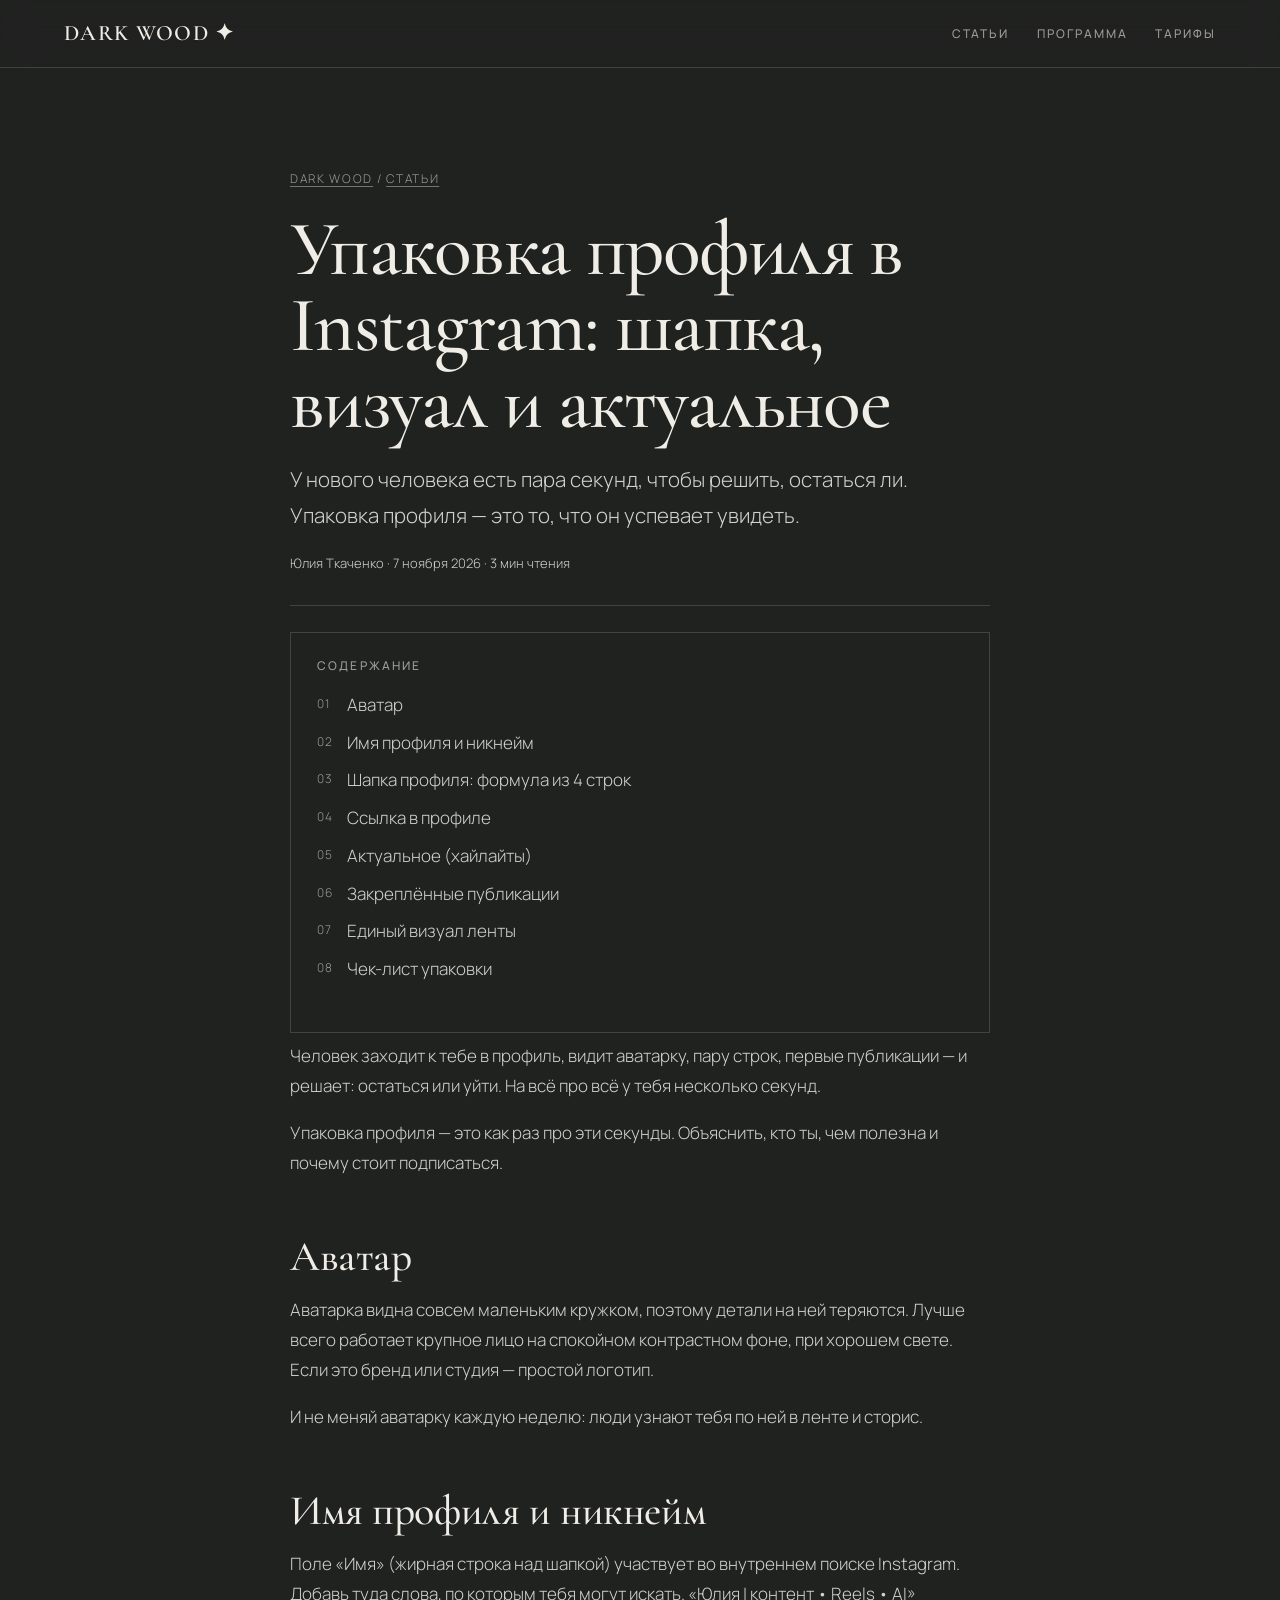
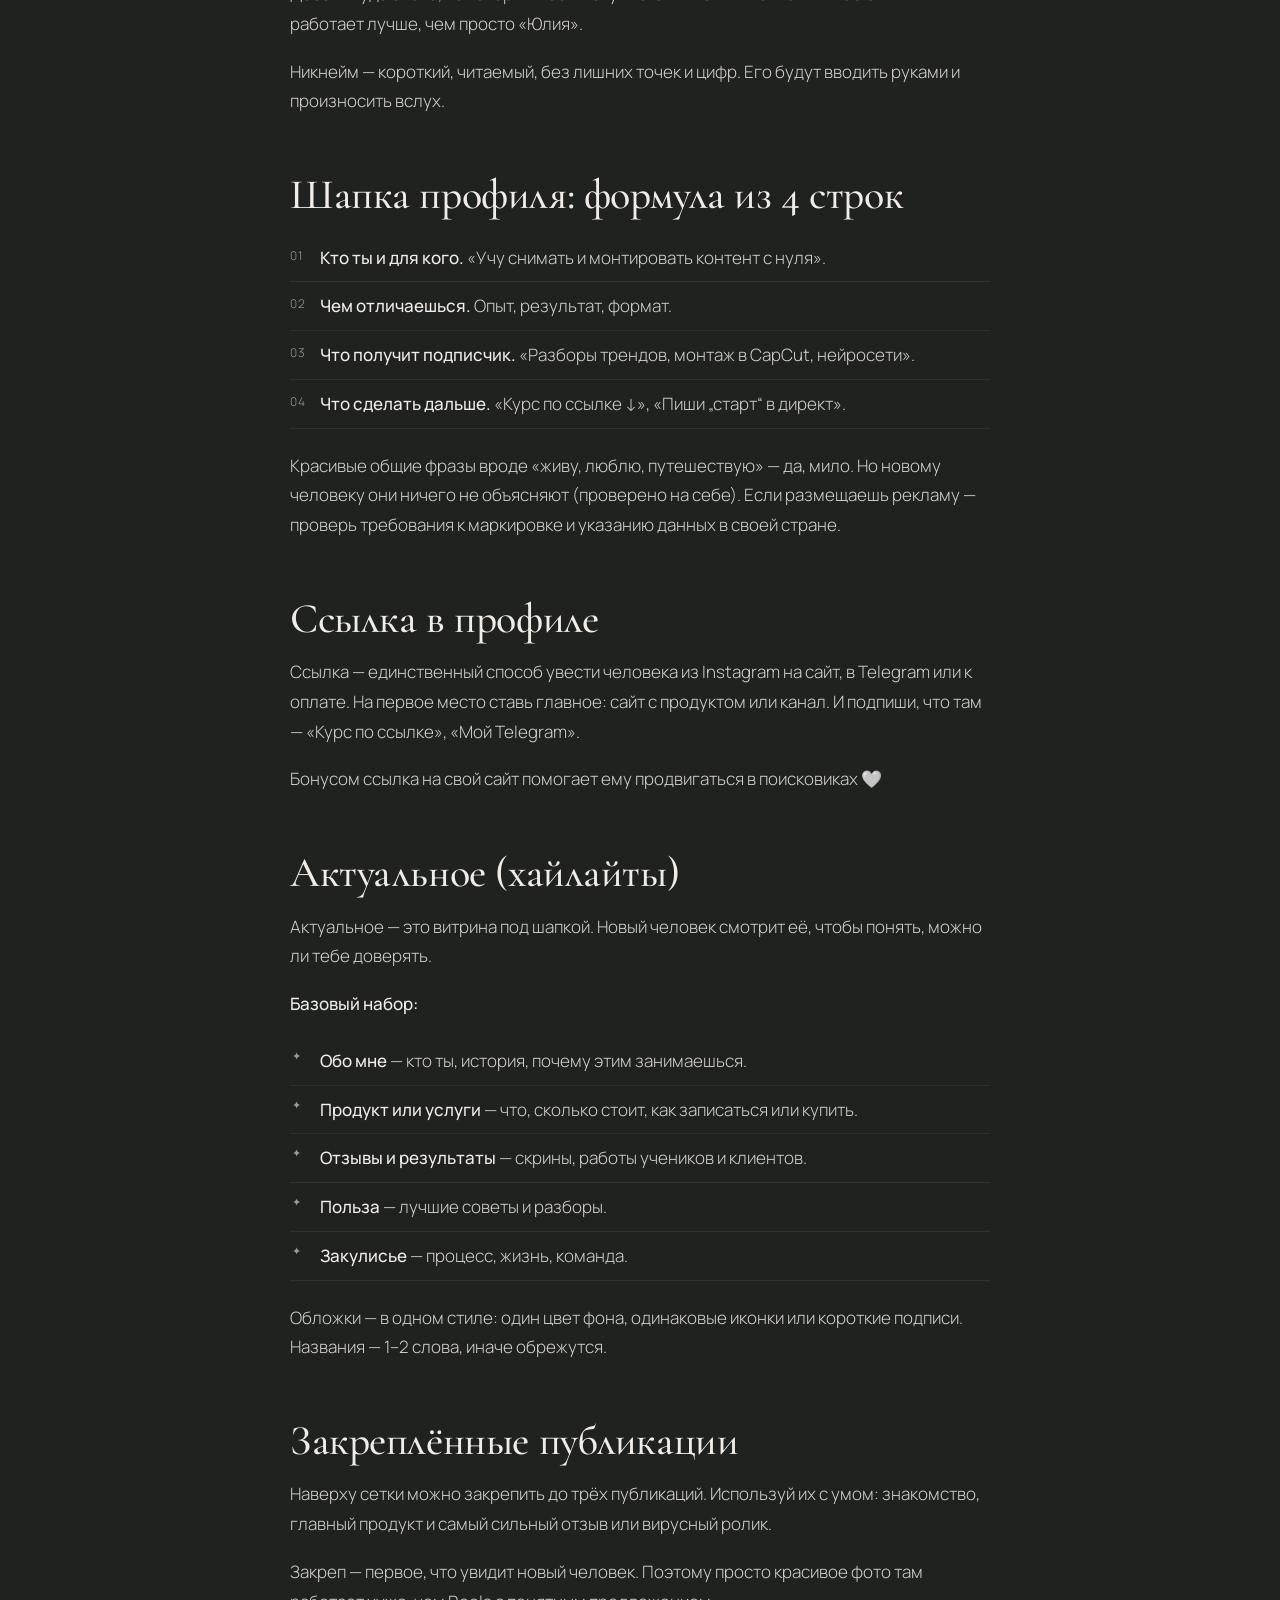
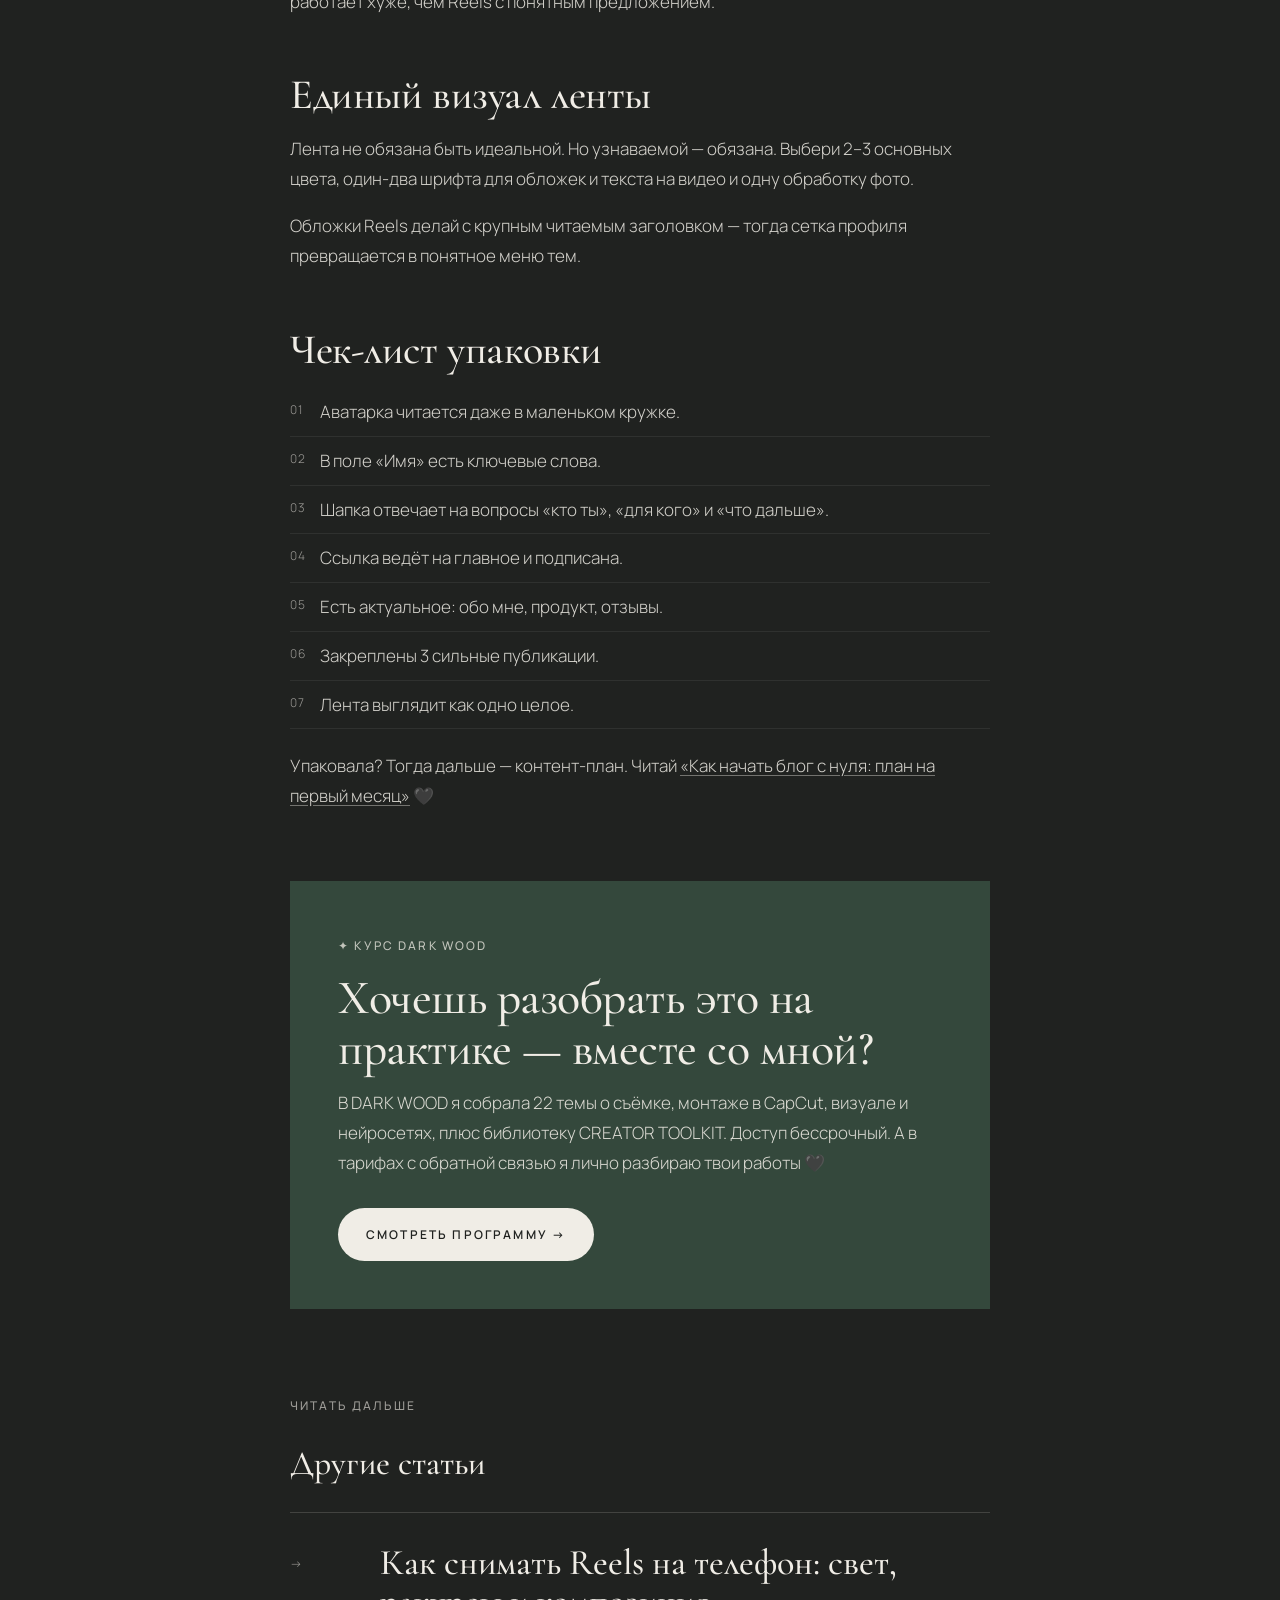
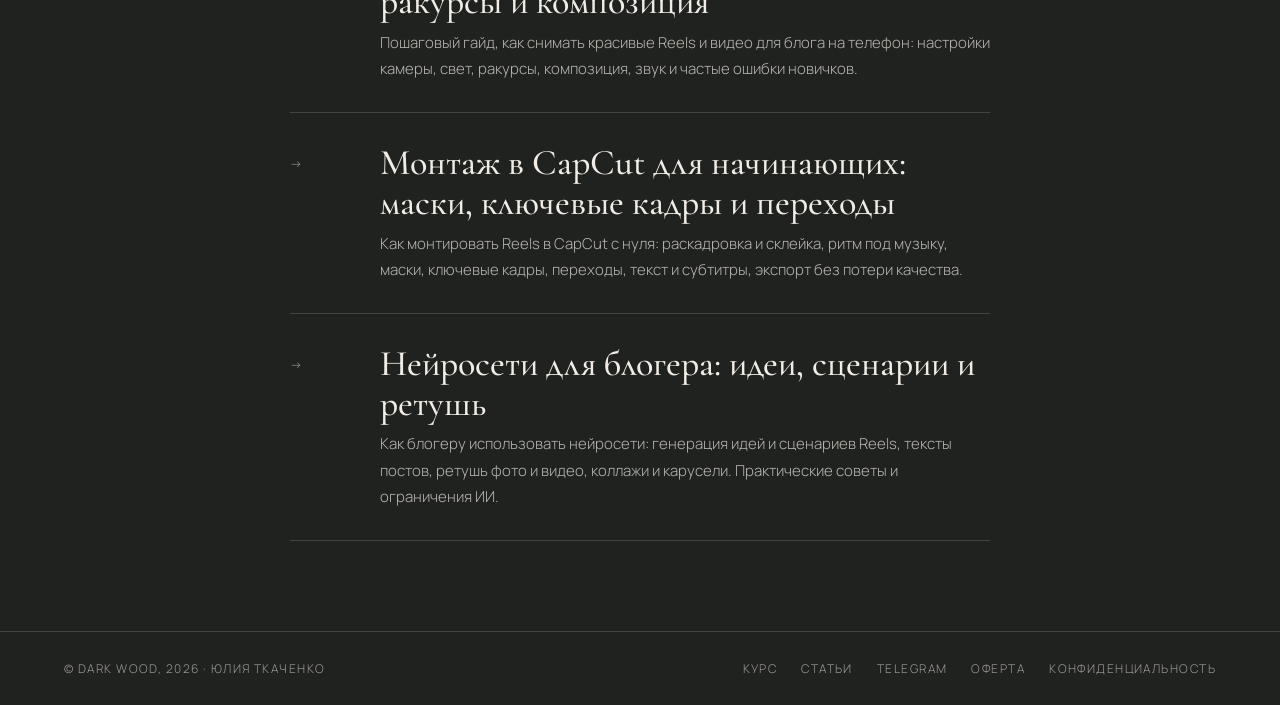
<file: blog/upakovka-profilya-instagram/index.html>
<!DOCTYPE html>
<html lang="ru">
<head>
<meta charset="utf-8">
<meta name="viewport" content="width=device-width, initial-scale=1">
<title>Упаковка профиля в Instagram: как оформить шапку, визуал и актуальное</title>
<meta name="description" content="Как упаковать профиль в Instagram: аватар, имя для поиска, шапка профиля, ссылка, закреплённые публикации, актуальное и единый визуал ленты. Чек-лист с примерами.">
<link rel="canonical" href="https://hulijuli.com/blog/upakovka-profilya-instagram/">
<meta name="robots" content="index, follow">
<meta name="theme-color" content="#202220">
<link rel="icon" href="/favicon.ico" sizes="48x48">
<link rel="icon" href="/favicon.svg" type="image/svg+xml">
<link rel="icon" href="/favicon-192.png" type="image/png" sizes="192x192">
<link rel="apple-touch-icon" href="/apple-touch-icon.png">
<meta property="og:type" content="article">
<meta property="og:locale" content="ru_RU">
<meta property="og:site_name" content="DARK WOOD">
<meta property="og:title" content="Упаковка профиля в Instagram: как оформить шапку, визуал и актуальное">
<meta property="og:description" content="Как упаковать профиль в Instagram: аватар, имя для поиска, шапка профиля, ссылка, закреплённые публикации, актуальное и единый визуал ленты. Чек-лист с примерами.">
<meta property="og:url" content="https://hulijuli.com/blog/upakovka-profilya-instagram/">
<meta property="og:image" content="https://hulijuli.com/og.png">
<meta name="twitter:card" content="summary_large_image">
<link rel="preconnect" href="https://fonts.googleapis.com"><link rel="preconnect" href="https://fonts.gstatic.com" crossorigin><link href="https://fonts.googleapis.com/css2?family=Cormorant+Garamond:wght@500;600&family=Manrope:wght@300;400;500;600&display=swap" rel="stylesheet">
<link rel="stylesheet" href="/blog/blog.css">
<script type="application/ld+json">[{"@context": "https://schema.org", "@type": "Article", "headline": "Упаковка профиля в Instagram: шапка, визуал и актуальное", "description": "Как упаковать профиль в Instagram: аватар, имя для поиска, шапка профиля, ссылка, закреплённые публикации, актуальное и единый визуал ленты. Чек-лист с примерами.", "author": {"@type": "Person", "name": "Юлия Ткаченко", "url": "https://hulijuli.com/"}, "publisher": {"@type": "Organization", "name": "DARK WOOD", "logo": {"@type": "ImageObject", "url": "https://hulijuli.com/og.png"}}, "datePublished": "2026-11-07", "dateModified": "2026-11-07", "mainEntityOfPage": "https://hulijuli.com/blog/upakovka-profilya-instagram/", "image": "https://hulijuli.com/og.png", "inLanguage": "ru"}, {"@context": "https://schema.org", "@type": "BreadcrumbList", "itemListElement": [{"@type": "ListItem", "position": 1, "name": "DARK WOOD", "item": "https://hulijuli.com/"}, {"@type": "ListItem", "position": 2, "name": "Статьи", "item": "https://hulijuli.com/blog/"}, {"@type": "ListItem", "position": 3, "name": "Упаковка профиля в Instagram: шапка, визуал и актуальное", "item": "https://hulijuli.com/blog/upakovka-profilya-instagram/"}]}]</script>
</head>
<body>
<header class="top"><a href="/" class="logo">DARK WOOD ✦</a><nav><a href="/blog/">Статьи</a><a href="/#program" class="hide-m">Программа</a><a href="/#pricing">Тарифы</a></nav></header>
<main>
<article class="art">
  <div class="crumbs"><a href="/">DARK WOOD</a> / <a href="/blog/">Статьи</a></div>
  <h1>Упаковка профиля в Instagram: шапка, визуал и актуальное</h1>
  <p class="lead">У нового человека есть пара секунд, чтобы решить, остаться ли. Упаковка профиля — это то, что он успевает увидеть.</p>
  <p class="meta">Юлия Ткаченко · 7 ноября 2026 · 3 мин чтения</p>
  <nav class="toc"><span class="label">Содержание</span><ol><li><a href="#avatar">Аватар</a></li><li><a href="#imya-profilya-i-nikneym">Имя профиля и никнейм</a></li><li><a href="#shapka-profilya-formula-iz-4-strok">Шапка профиля: формула из 4 строк</a></li><li><a href="#ssylka-v-profile">Ссылка в профиле</a></li><li><a href="#aktualnoe-haylayty">Актуальное (хайлайты)</a></li><li><a href="#zakreplennye-publikacii">Закреплённые публикации</a></li><li><a href="#edinyy-vizual-lenty">Единый визуал ленты</a></li><li><a href="#chek-list-upakovki">Чек-лист упаковки</a></li></ol></nav>
  <p>Человек заходит к тебе в профиль, видит аватарку, пару строк, первые публикации — и решает: остаться или уйти. На всё про всё у тебя несколько секунд.</p>
<p>Упаковка профиля — это как раз про эти секунды. Объяснить, кто ты, чем полезна и почему стоит подписаться.</p>

<h2 id="avatar">Аватар</h2>
<p>Аватарка видна совсем маленьким кружком, поэтому детали на ней теряются. Лучше всего работает крупное лицо на спокойном контрастном фоне, при хорошем свете. Если это бренд или студия — простой логотип.</p>
<p>И не меняй аватарку каждую неделю: люди узнают тебя по ней в ленте и сторис.</p>

<h2 id="imya-profilya-i-nikneym">Имя профиля и никнейм</h2>
<p>Поле «Имя» (жирная строка над шапкой) участвует во внутреннем поиске Instagram. Добавь туда слова, по которым тебя могут искать. «Юлия | контент • Reels • AI» работает лучше, чем просто «Юлия».</p>
<p>Никнейм — короткий, читаемый, без лишних точек и цифр. Его будут вводить руками и произносить вслух.</p>

<h2 id="shapka-profilya-formula-iz-4-strok">Шапка профиля: формула из 4 строк</h2>
<ol>
<li><strong>Кто ты и для кого.</strong> «Учу снимать и монтировать контент с нуля».</li>
<li><strong>Чем отличаешься.</strong> Опыт, результат, формат.</li>
<li><strong>Что получит подписчик.</strong> «Разборы трендов, монтаж в CapCut, нейросети».</li>
<li><strong>Что сделать дальше.</strong> «Курс по ссылке ↓», «Пиши „старт“ в директ».</li>
</ol>
<p>Красивые общие фразы вроде «живу, люблю, путешествую» — да, мило. Но новому человеку они ничего не объясняют (проверено на себе). Если размещаешь рекламу — проверь требования к маркировке и указанию данных в своей стране.</p>

<h2 id="ssylka-v-profile">Ссылка в профиле</h2>
<p>Ссылка — единственный способ увести человека из Instagram на сайт, в Telegram или к оплате. На первое место ставь главное: сайт с продуктом или канал. И подпиши, что там — «Курс по ссылке», «Мой Telegram».</p>
<p>Бонусом ссылка на свой сайт помогает ему продвигаться в поисковиках 🤍</p>

<h2 id="aktualnoe-haylayty">Актуальное (хайлайты)</h2>
<p>Актуальное — это витрина под шапкой. Новый человек смотрит её, чтобы понять, можно ли тебе доверять.</p>
<p><strong>Базовый набор:</strong></p>
<ul>
<li><strong>Обо мне</strong> — кто ты, история, почему этим занимаешься.</li>
<li><strong>Продукт или услуги</strong> — что, сколько стоит, как записаться или купить.</li>
<li><strong>Отзывы и результаты</strong> — скрины, работы учеников и клиентов.</li>
<li><strong>Польза</strong> — лучшие советы и разборы.</li>
<li><strong>Закулисье</strong> — процесс, жизнь, команда.</li>
</ul>
<p>Обложки — в одном стиле: один цвет фона, одинаковые иконки или короткие подписи. Названия — 1–2 слова, иначе обрежутся.</p>

<h2 id="zakreplennye-publikacii">Закреплённые публикации</h2>
<p>Наверху сетки можно закрепить до трёх публикаций. Используй их с умом: знакомство, главный продукт и самый сильный отзыв или вирусный ролик.</p>
<p>Закреп — первое, что увидит новый человек. Поэтому просто красивое фото там работает хуже, чем Reels с понятным предложением.</p>

<h2 id="edinyy-vizual-lenty">Единый визуал ленты</h2>
<p>Лента не обязана быть идеальной. Но узнаваемой — обязана. Выбери 2–3 основных цвета, один-два шрифта для обложек и текста на видео и одну обработку фото.</p>
<p>Обложки Reels делай с крупным читаемым заголовком — тогда сетка профиля превращается в понятное меню тем.</p>

<h2 id="chek-list-upakovki">Чек-лист упаковки</h2>
<ol>
<li>Аватарка читается даже в маленьком кружке.</li>
<li>В поле «Имя» есть ключевые слова.</li>
<li>Шапка отвечает на вопросы «кто ты», «для кого» и «что дальше».</li>
<li>Ссылка ведёт на главное и подписана.</li>
<li>Есть актуальное: обо мне, продукт, отзывы.</li>
<li>Закреплены 3 сильные публикации.</li>
<li>Лента выглядит как одно целое.</li>
</ol>
<p>Упаковала? Тогда дальше — контент-план. Читай <a href="/blog/kak-nachat-blog-s-nulya/">«Как начать блог с нуля: план на первый месяц»</a> 🖤</p>

  <aside class="cta">
  <span class="label">✦ Курс DARK WOOD</span>
  <h2>Хочешь разобрать это на практике — вместе со мной?</h2>
  <p>В DARK WOOD я собрала 22 темы о съёмке, монтаже в CapCut, визуале и нейросетях, плюс библиотеку CREATOR TOOLKIT. Доступ бессрочный. А в тарифах с обратной связью я лично разбираю твои работы 🖤</p>
  <a class="btn" href="/#program">Смотреть программу →</a>
</aside>
</article>
<section class="related"><span class="label">Читать дальше</span><h2>Другие статьи</h2><div class="list"><a class="card" href="/blog/kak-snimat-reels-na-telefon/"><span class="n">→</span><div><h3>Как снимать Reels на телефон: свет, ракурсы и композиция</h3><p>Пошаговый гайд, как снимать красивые Reels и видео для блога на телефон: настройки камеры, свет, ракурсы, композиция, звук и частые ошибки новичков.</p></div></a><a class="card" href="/blog/montazh-v-capcut-dlya-nachinayushchih/"><span class="n">→</span><div><h3>Монтаж в CapCut для начинающих: маски, ключевые кадры и переходы</h3><p>Как монтировать Reels в CapCut с нуля: раскадровка и склейка, ритм под музыку, маски, ключевые кадры, переходы, текст и субтитры, экспорт без потери качества.</p></div></a><a class="card" href="/blog/neyroseti-dlya-blogera/"><span class="n">→</span><div><h3>Нейросети для блогера: идеи, сценарии и ретушь</h3><p>Как блогеру использовать нейросети: генерация идей и сценариев Reels, тексты постов, ретушь фото и видео, коллажи и карусели. Практические советы и ограничения ИИ.</p></div></a></div></section>
</main>
<footer><span>© DARK WOOD, 2026 · Юлия Ткаченко</span><div><a href="/">Курс</a><a href="/blog/">Статьи</a><a href="https://t.me/huli_juli">Telegram</a><a href="/oferta.html">Оферта</a><a href="/privacy.html">Конфиденциальность</a></div></footer>
</body>
</html>
</file>
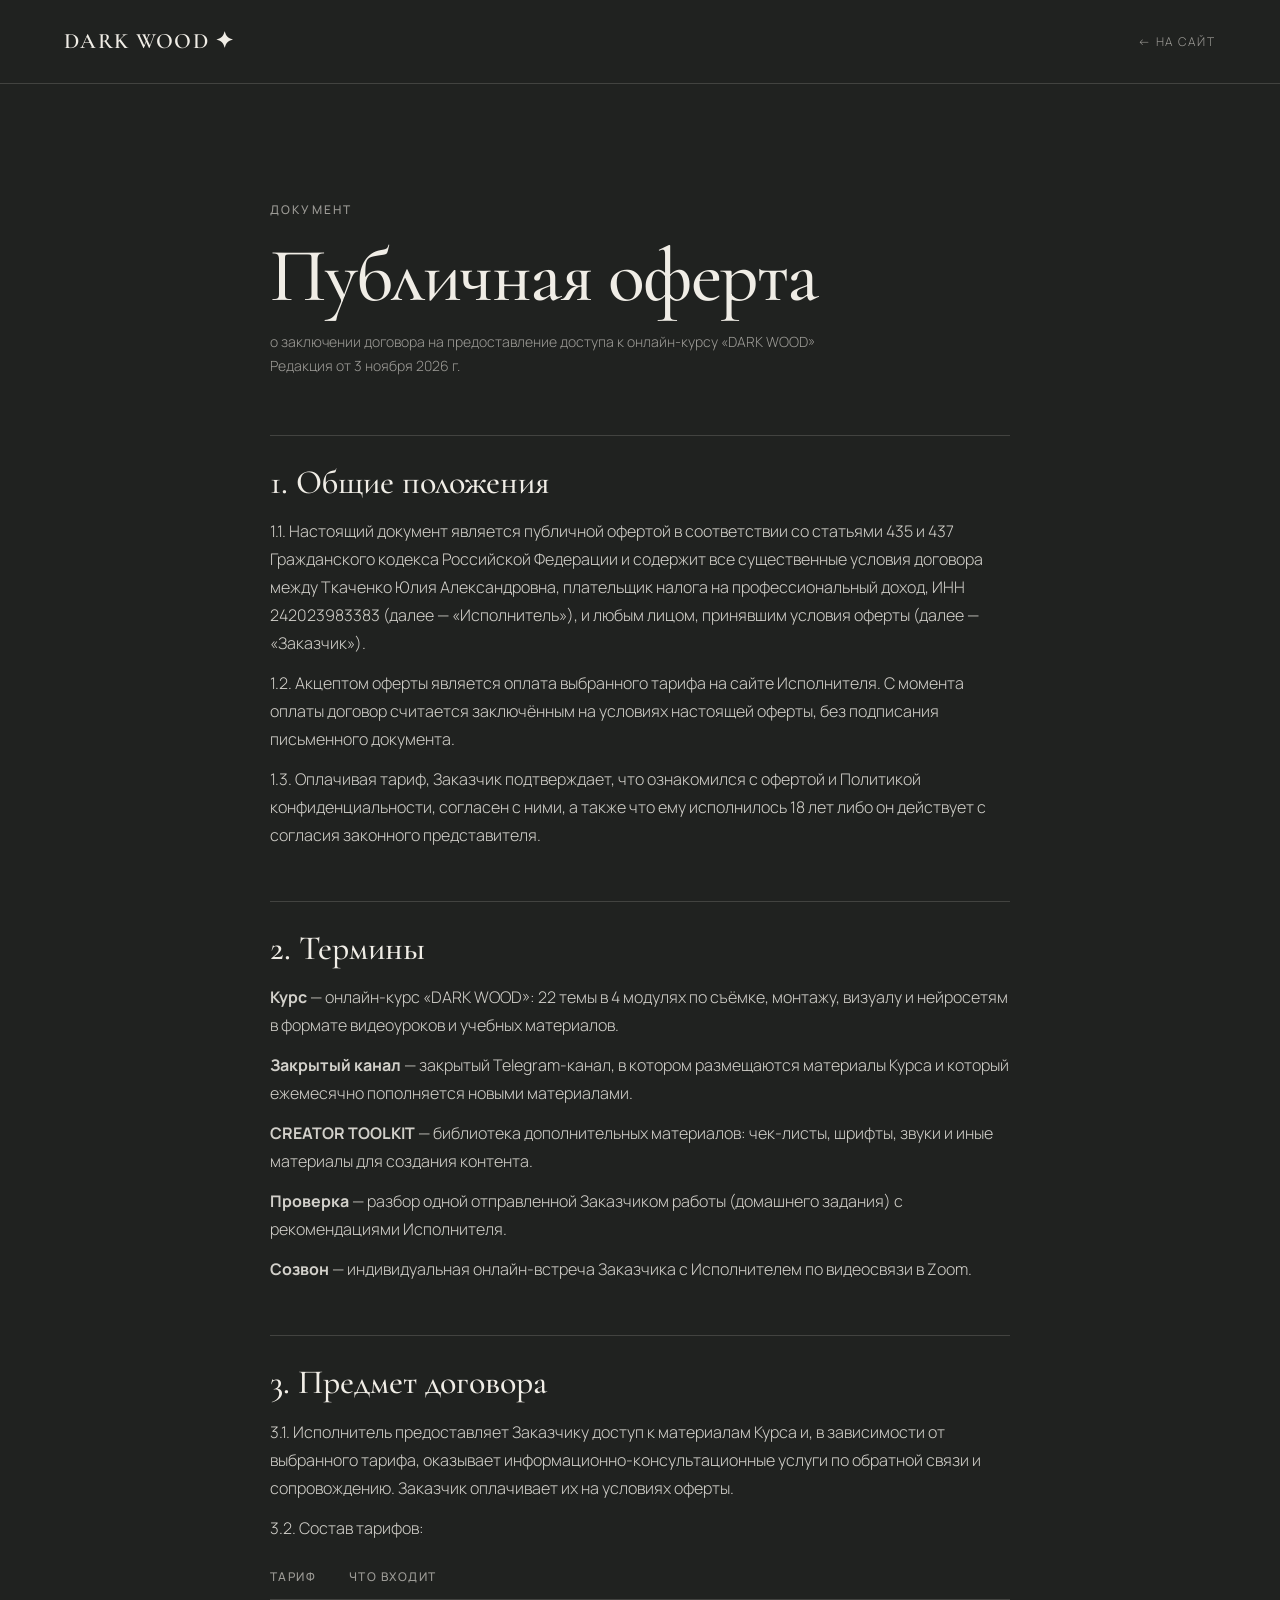
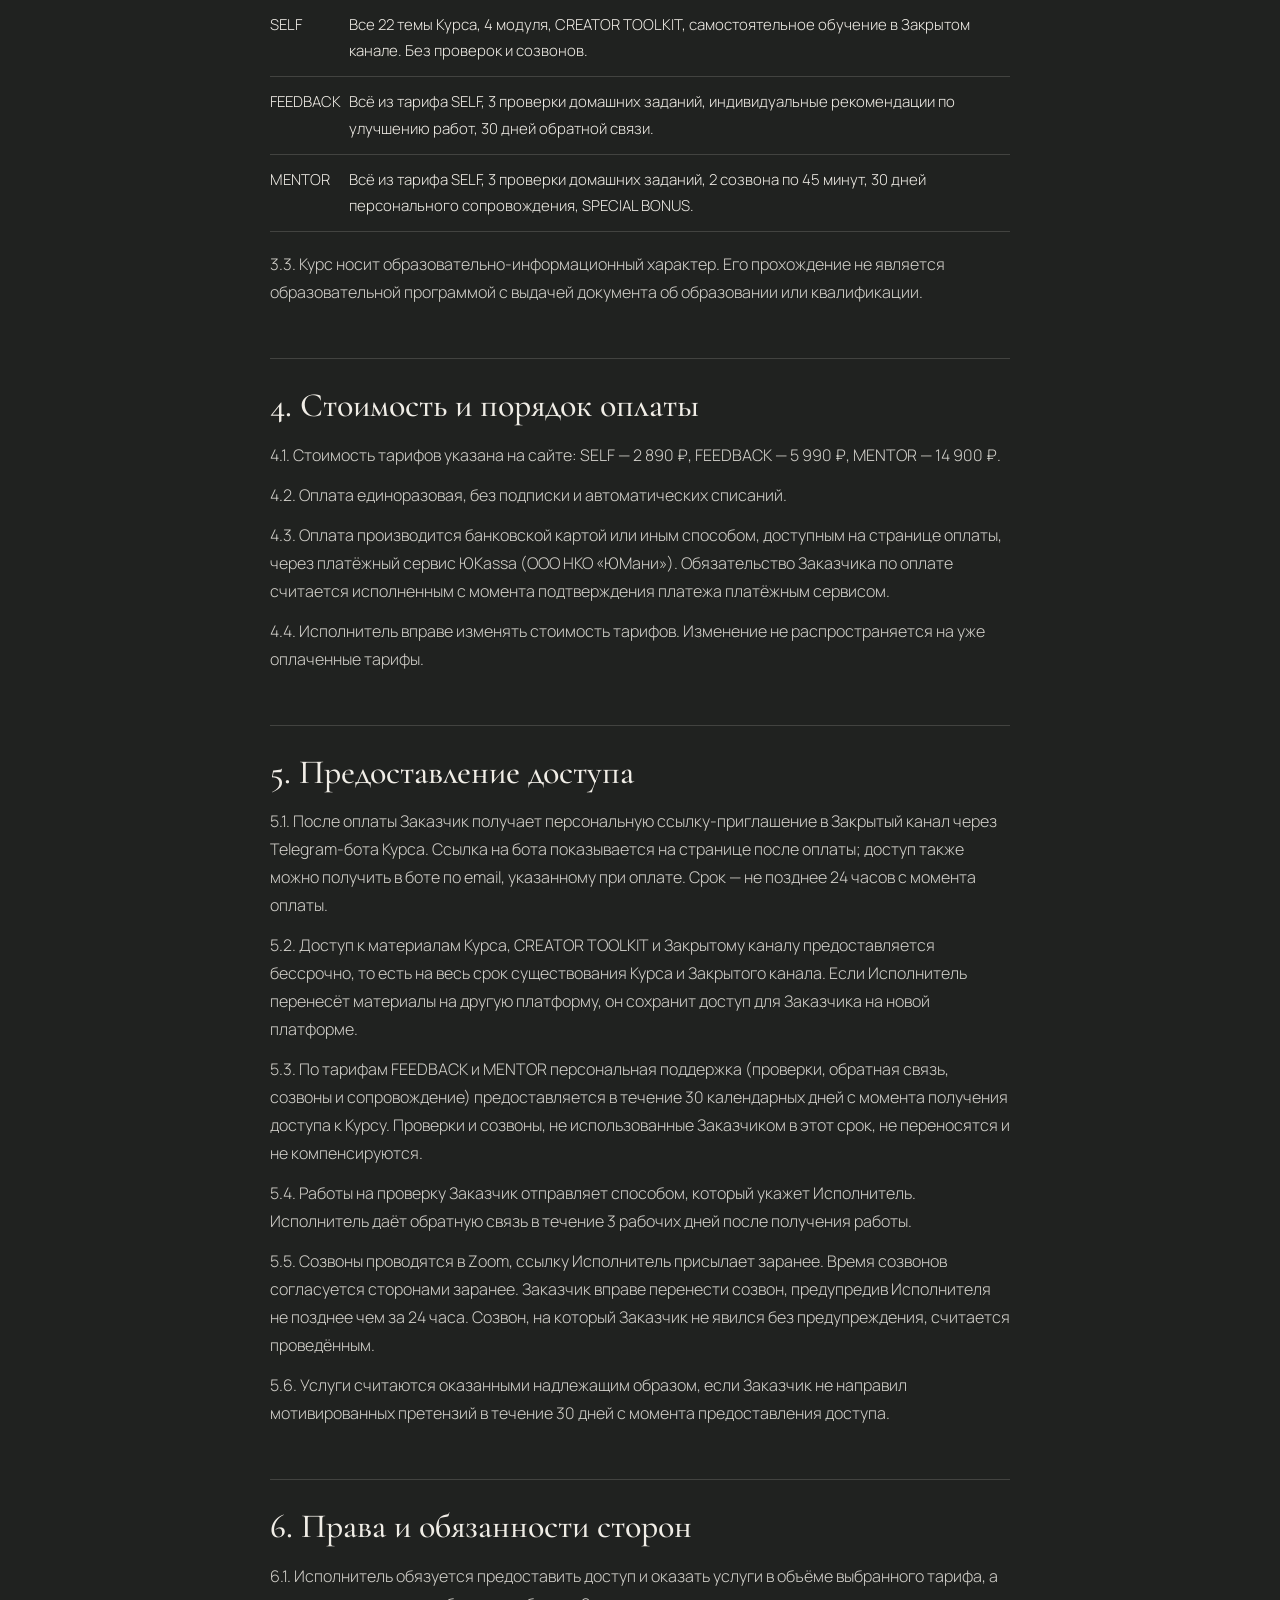
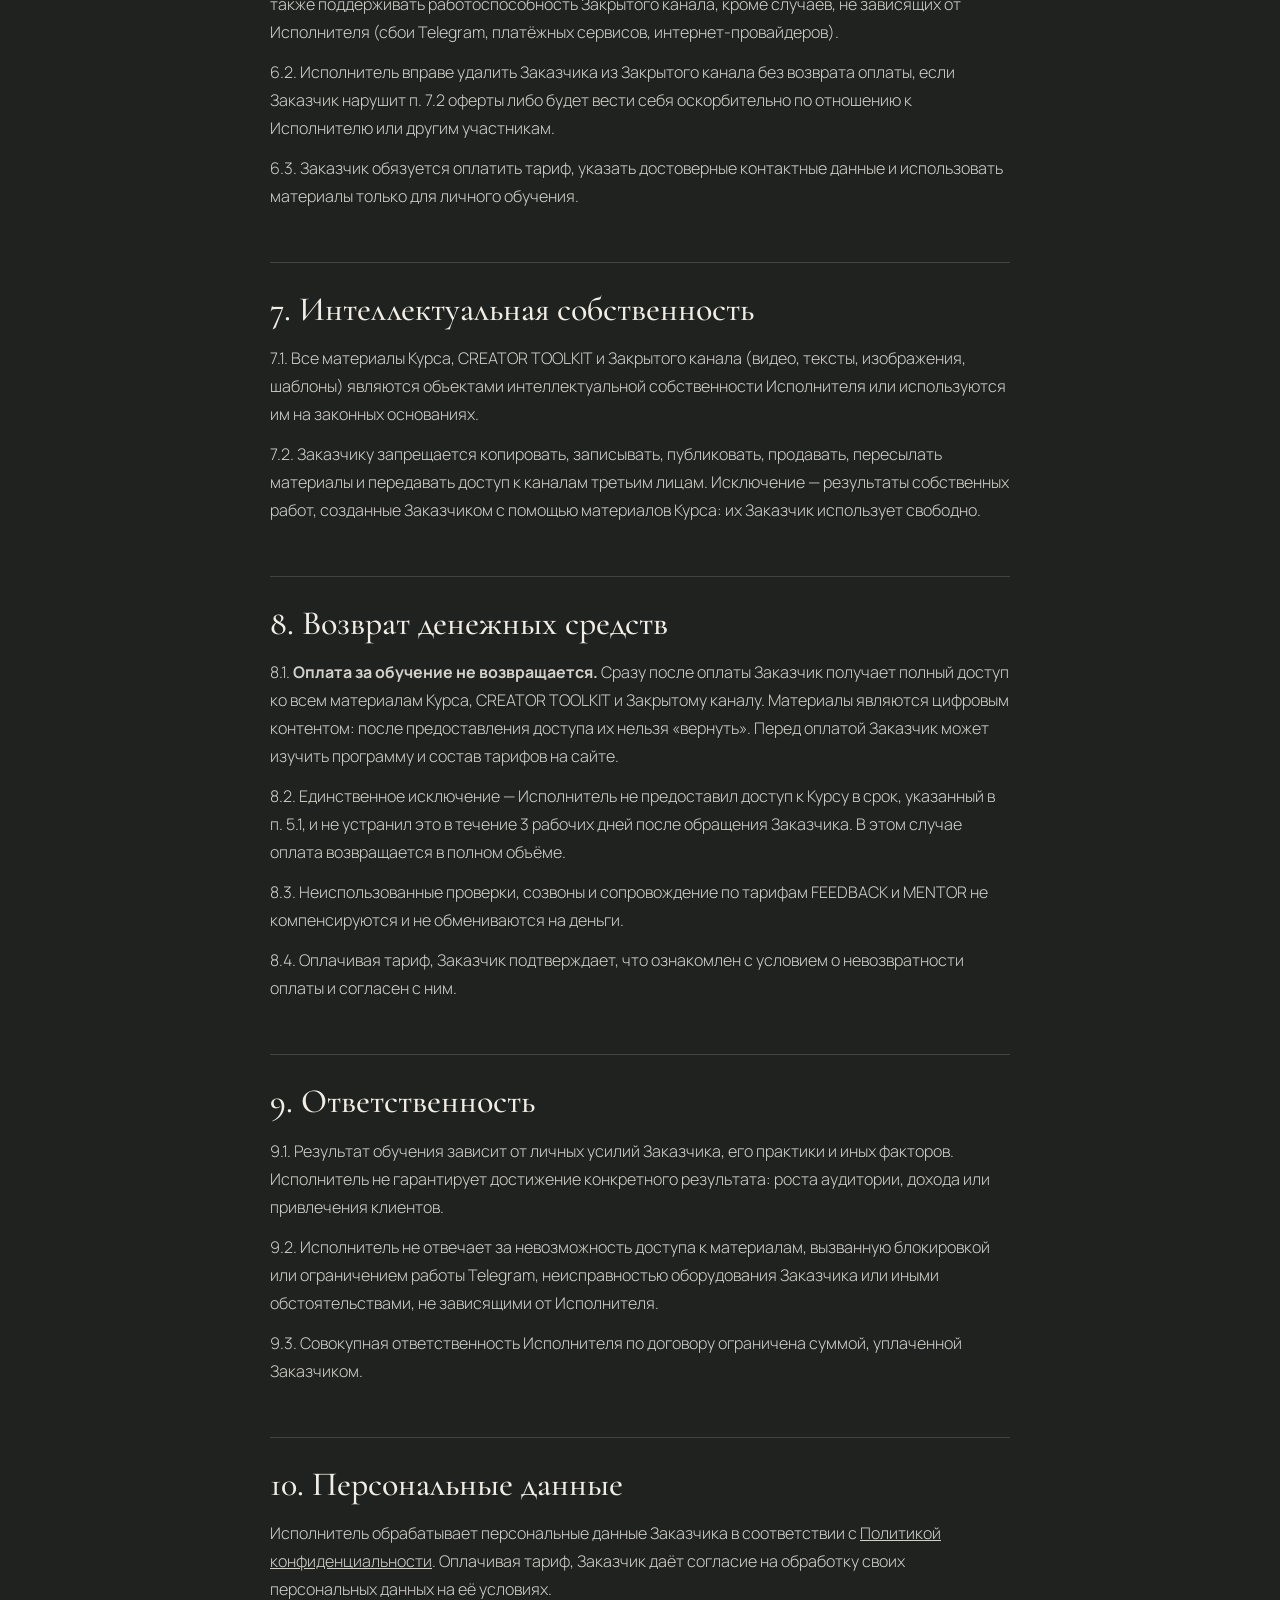
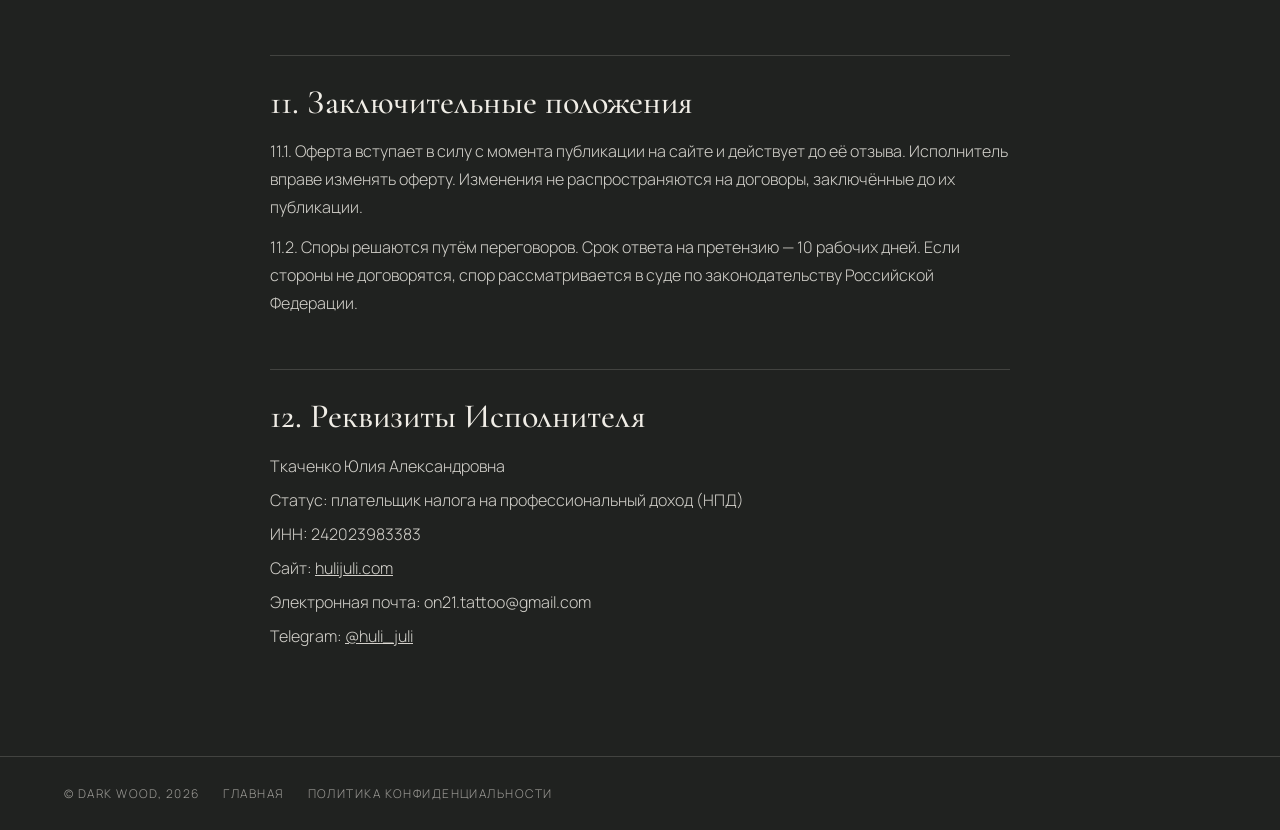
<file: oferta.html>
<!DOCTYPE html>
<html lang="ru">
<head>
<meta charset="utf-8">
<meta name="viewport" content="width=device-width, initial-scale=1">
<title>Публичная оферта — DARK WOOD</title>
<meta name="description" content="Публичная оферта онлайн-курса DARK WOOD: тарифы, оплата, доступ к материалам.">
<link rel="canonical" href="https://hulijuli.com/oferta.html">
<link rel="icon" href="/favicon.ico" sizes="48x48">
<link rel="icon" href="/favicon.svg" type="image/svg+xml">
<link rel="icon" href="/favicon-192.png" type="image/png" sizes="192x192">
<link rel="apple-touch-icon" href="/apple-touch-icon.png">
<link rel="preconnect" href="https://fonts.googleapis.com">
<link rel="preconnect" href="https://fonts.gstatic.com" crossorigin>
<link href="https://fonts.googleapis.com/css2?family=Cormorant+Garamond:wght@500;600&family=Manrope:wght@300;400;500&display=swap" rel="stylesheet">
<style>
:root{--g:#202220;--m:#F0EDE6;--muted:rgba(240,237,230,.6);--line:rgba(240,237,230,.16);--wine:#982C2C}
*{box-sizing:border-box;margin:0;padding:0}
body{background:var(--g);color:var(--m);font-family:Manrope,system-ui,sans-serif;font-weight:300;line-height:1.75;font-size:16px;-webkit-font-smoothing:antialiased}
a{color:inherit}
.top{display:flex;justify-content:space-between;align-items:center;padding:22px clamp(20px,5vw,72px);border-bottom:1px solid var(--line)}
.logo{font-family:"Cormorant Garamond",serif;font-weight:600;font-size:22px;letter-spacing:.06em;text-decoration:none}
.back{font-size:12px;letter-spacing:.16em;text-transform:uppercase;color:var(--muted);text-decoration:none}
.back:hover{color:var(--m)}
main{max-width:820px;margin:0 auto;padding:clamp(56px,9vw,110px) clamp(20px,5vw,40px) 100px}
.label{font-size:12px;letter-spacing:.18em;text-transform:uppercase;color:var(--muted);font-weight:500}
h1{font-family:"Cormorant Garamond",serif;font-weight:500;font-size:clamp(42px,7vw,76px);line-height:.95;letter-spacing:-.02em;margin:18px 0 18px}
.meta{color:var(--muted);font-size:14px;margin-bottom:56px}
h2{font-family:"Cormorant Garamond",serif;font-weight:500;font-size:clamp(26px,3vw,34px);line-height:1.1;margin:52px 0 16px;padding-top:28px;border-top:1px solid var(--line)}
p,li{color:rgba(240,237,230,.86);margin-bottom:12px}
ol,ul{padding-left:22px}
.fill{background:rgba(152,44,44,.22);border-bottom:1px dashed var(--wine);padding:0 4px;color:var(--m);font-weight:400}
table{width:100%;border-collapse:collapse;margin:10px 0 18px;font-size:15px}
td,th{border-bottom:1px solid var(--line);padding:12px 8px 12px 0;text-align:left;vertical-align:top}
th{font-weight:500;font-size:12px;letter-spacing:.12em;text-transform:uppercase;color:var(--muted)}
.req p{margin-bottom:6px}
footer{border-top:1px solid var(--line);padding:26px clamp(20px,5vw,72px);font-size:12px;letter-spacing:.12em;text-transform:uppercase;color:var(--muted);display:flex;gap:24px;flex-wrap:wrap}
footer a{text-decoration:none}
</style>
</head>
<body>
<header class="top"><a href="index.html" class="logo">DARK WOOD ✦</a><a href="index.html" class="back">← На сайт</a></header>
<main>
<span class="label">Документ</span>
<h1>Публичная оферта</h1>
<p class="meta">о заключении договора на предоставление доступа к онлайн-курсу «DARK WOOD»<br>Редакция от 3 ноября 2026 г.</p>

<h2>1. Общие положения</h2>
<p>1.1. Настоящий документ является публичной офертой в соответствии со статьями 435 и 437 Гражданского кодекса Российской Федерации и содержит все существенные условия договора между Ткаченко Юлия Александровна, плательщик налога на профессиональный доход, ИНН 242023983383 (далее — «Исполнитель»), и любым лицом, принявшим условия оферты (далее — «Заказчик»).</p>
<p>1.2. Акцептом оферты является оплата выбранного тарифа на сайте Исполнителя. С момента оплаты договор считается заключённым на условиях настоящей оферты, без подписания письменного документа.</p>
<p>1.3. Оплачивая тариф, Заказчик подтверждает, что ознакомился с офертой и Политикой конфиденциальности, согласен с ними, а также что ему исполнилось 18 лет либо он действует с согласия законного представителя.</p>

<h2>2. Термины</h2>
<p><b>Курс</b> — онлайн-курс «DARK WOOD»: 22 темы в 4 модулях по съёмке, монтажу, визуалу и нейросетям в формате видеоуроков и учебных материалов.</p>
<p><b>Закрытый канал</b> — закрытый Telegram-канал, в котором размещаются материалы Курса и который ежемесячно пополняется новыми материалами.</p>
<p><b>CREATOR TOOLKIT</b> — библиотека дополнительных материалов: чек-листы, шрифты, звуки и иные материалы для создания контента.</p>
<p><b>Проверка</b> — разбор одной отправленной Заказчиком работы (домашнего задания) с рекомендациями Исполнителя.</p>
<p><b>Созвон</b> — индивидуальная онлайн-встреча Заказчика с Исполнителем по видеосвязи в Zoom.</p>

<h2>3. Предмет договора</h2>
<p>3.1. Исполнитель предоставляет Заказчику доступ к материалам Курса и, в зависимости от выбранного тарифа, оказывает информационно-консультационные услуги по обратной связи и сопровождению. Заказчик оплачивает их на условиях оферты.</p>
<p>3.2. Состав тарифов:</p>
<table>
<tr><th>Тариф</th><th>Что входит</th></tr>
<tr><td>SELF</td><td>Все 22 темы Курса, 4 модуля, CREATOR TOOLKIT, самостоятельное обучение в Закрытом канале. Без проверок и созвонов.</td></tr>
<tr><td>FEEDBACK</td><td>Всё из тарифа SELF, 3 проверки домашних заданий, индивидуальные рекомендации по улучшению работ, 30 дней обратной связи.</td></tr>
<tr><td>MENTOR</td><td>Всё из тарифа SELF, 3 проверки домашних заданий, 2 созвона по 45 минут, 30 дней персонального сопровождения, SPECIAL BONUS.</td></tr>
</table>
<p>3.3. Курс носит образовательно-информационный характер. Его прохождение не является образовательной программой с выдачей документа об образовании или квалификации.</p>

<h2>4. Стоимость и порядок оплаты</h2>
<p>4.1. Стоимость тарифов указана на сайте: SELF — 2 890 ₽, FEEDBACK — 5 990 ₽, MENTOR — 14 900 ₽. </p>
<p>4.2. Оплата единоразовая, без подписки и автоматических списаний.</p>
<p>4.3. Оплата производится банковской картой или иным способом, доступным на странице оплаты, через платёжный сервис ЮKassa (ООО НКО «ЮМани»). Обязательство Заказчика по оплате считается исполненным с момента подтверждения платежа платёжным сервисом.</p>
<p>4.4. Исполнитель вправе изменять стоимость тарифов. Изменение не распространяется на уже оплаченные тарифы.</p>

<h2>5. Предоставление доступа</h2>
<p>5.1. После оплаты Заказчик получает персональную ссылку-приглашение в Закрытый канал через Telegram-бота Курса. Ссылка на бота показывается на странице после оплаты; доступ также можно получить в боте по email, указанному при оплате. Срок — не позднее 24 часов с момента оплаты.</p>
<p>5.2. Доступ к материалам Курса, CREATOR TOOLKIT и Закрытому каналу предоставляется бессрочно, то есть на весь срок существования Курса и Закрытого канала. Если Исполнитель перенесёт материалы на другую платформу, он сохранит доступ для Заказчика на новой платформе.</p>
<p>5.3. По тарифам FEEDBACK и MENTOR персональная поддержка (проверки, обратная связь, созвоны и сопровождение) предоставляется в течение 30 календарных дней с момента получения доступа к Курсу. Проверки и созвоны, не использованные Заказчиком в этот срок, не переносятся и не компенсируются.</p>
<p>5.4. Работы на проверку Заказчик отправляет способом, который укажет Исполнитель. Исполнитель даёт обратную связь в течение 3 рабочих дней после получения работы.</p>
<p>5.5. Созвоны проводятся в Zoom, ссылку Исполнитель присылает заранее. Время созвонов согласуется сторонами заранее. Заказчик вправе перенести созвон, предупредив Исполнителя не позднее чем за 24 часа. Созвон, на который Заказчик не явился без предупреждения, считается проведённым.</p>
<p>5.6. Услуги считаются оказанными надлежащим образом, если Заказчик не направил мотивированных претензий в течение 30 дней с момента предоставления доступа.</p>

<h2>6. Права и обязанности сторон</h2>
<p>6.1. Исполнитель обязуется предоставить доступ и оказать услуги в объёме выбранного тарифа, а также поддерживать работоспособность Закрытого канала, кроме случаев, не зависящих от Исполнителя (сбои Telegram, платёжных сервисов, интернет-провайдеров).</p>
<p>6.2. Исполнитель вправе удалить Заказчика из Закрытого канала без возврата оплаты, если Заказчик нарушит п. 7.2 оферты либо будет вести себя оскорбительно по отношению к Исполнителю или другим участникам.</p>
<p>6.3. Заказчик обязуется оплатить тариф, указать достоверные контактные данные и использовать материалы только для личного обучения.</p>

<h2>7. Интеллектуальная собственность</h2>
<p>7.1. Все материалы Курса, CREATOR TOOLKIT и Закрытого канала (видео, тексты, изображения, шаблоны) являются объектами интеллектуальной собственности Исполнителя или используются им на законных основаниях.</p>
<p>7.2. Заказчику запрещается копировать, записывать, публиковать, продавать, пересылать материалы и передавать доступ к каналам третьим лицам. Исключение — результаты собственных работ, созданные Заказчиком с помощью материалов Курса: их Заказчик использует свободно.</p>

<h2>8. Возврат денежных средств</h2>
<p>8.1. <b>Оплата за обучение не возвращается.</b> Сразу после оплаты Заказчик получает полный доступ ко всем материалам Курса, CREATOR TOOLKIT и Закрытому каналу. Материалы являются цифровым контентом: после предоставления доступа их нельзя «вернуть». Перед оплатой Заказчик может изучить программу и состав тарифов на сайте.</p>
<p>8.2. Единственное исключение — Исполнитель не предоставил доступ к Курсу в срок, указанный в п. 5.1, и не устранил это в течение 3 рабочих дней после обращения Заказчика. В этом случае оплата возвращается в полном объёме.</p>
<p>8.3. Неиспользованные проверки, созвоны и сопровождение по тарифам FEEDBACK и MENTOR не компенсируются и не обмениваются на деньги.</p>
<p>8.4. Оплачивая тариф, Заказчик подтверждает, что ознакомлен с условием о невозвратности оплаты и согласен с ним.</p>

<h2>9. Ответственность</h2>
<p>9.1. Результат обучения зависит от личных усилий Заказчика, его практики и иных факторов. Исполнитель не гарантирует достижение конкретного результата: роста аудитории, дохода или привлечения клиентов.</p>
<p>9.2. Исполнитель не отвечает за невозможность доступа к материалам, вызванную блокировкой или ограничением работы Telegram, неисправностью оборудования Заказчика или иными обстоятельствами, не зависящими от Исполнителя.</p>
<p>9.3. Совокупная ответственность Исполнителя по договору ограничена суммой, уплаченной Заказчиком.</p>

<h2>10. Персональные данные</h2>
<p>Исполнитель обрабатывает персональные данные Заказчика в соответствии с <a href="privacy.html">Политикой конфиденциальности</a>. Оплачивая тариф, Заказчик даёт согласие на обработку своих персональных данных на её условиях.</p>

<h2>11. Заключительные положения</h2>
<p>11.1. Оферта вступает в силу с момента публикации на сайте и действует до её отзыва. Исполнитель вправе изменять оферту. Изменения не распространяются на договоры, заключённые до их публикации.</p>
<p>11.2. Споры решаются путём переговоров. Срок ответа на претензию — 10 рабочих дней. Если стороны не договорятся, спор рассматривается в суде по законодательству Российской Федерации.</p>

<h2>12. Реквизиты Исполнителя</h2>
<div class="req">
<p>Ткаченко Юлия Александровна</p>
<p>Статус: плательщик налога на профессиональный доход (НПД)</p>
<p>ИНН: 242023983383</p>
<p>Сайт: <a href="https://hulijuli.com">hulijuli.com</a></p>
<p>Электронная почта: on21.tattoo@gmail.com</p>
<p>Telegram: <a href="https://t.me/huli_juli">@huli_juli</a></p>
</div>
</main>
<footer><span>© DARK WOOD, 2026</span><a href="index.html">Главная</a><a href="privacy.html">Политика конфиденциальности</a></footer>
</body>
</html>
</file>
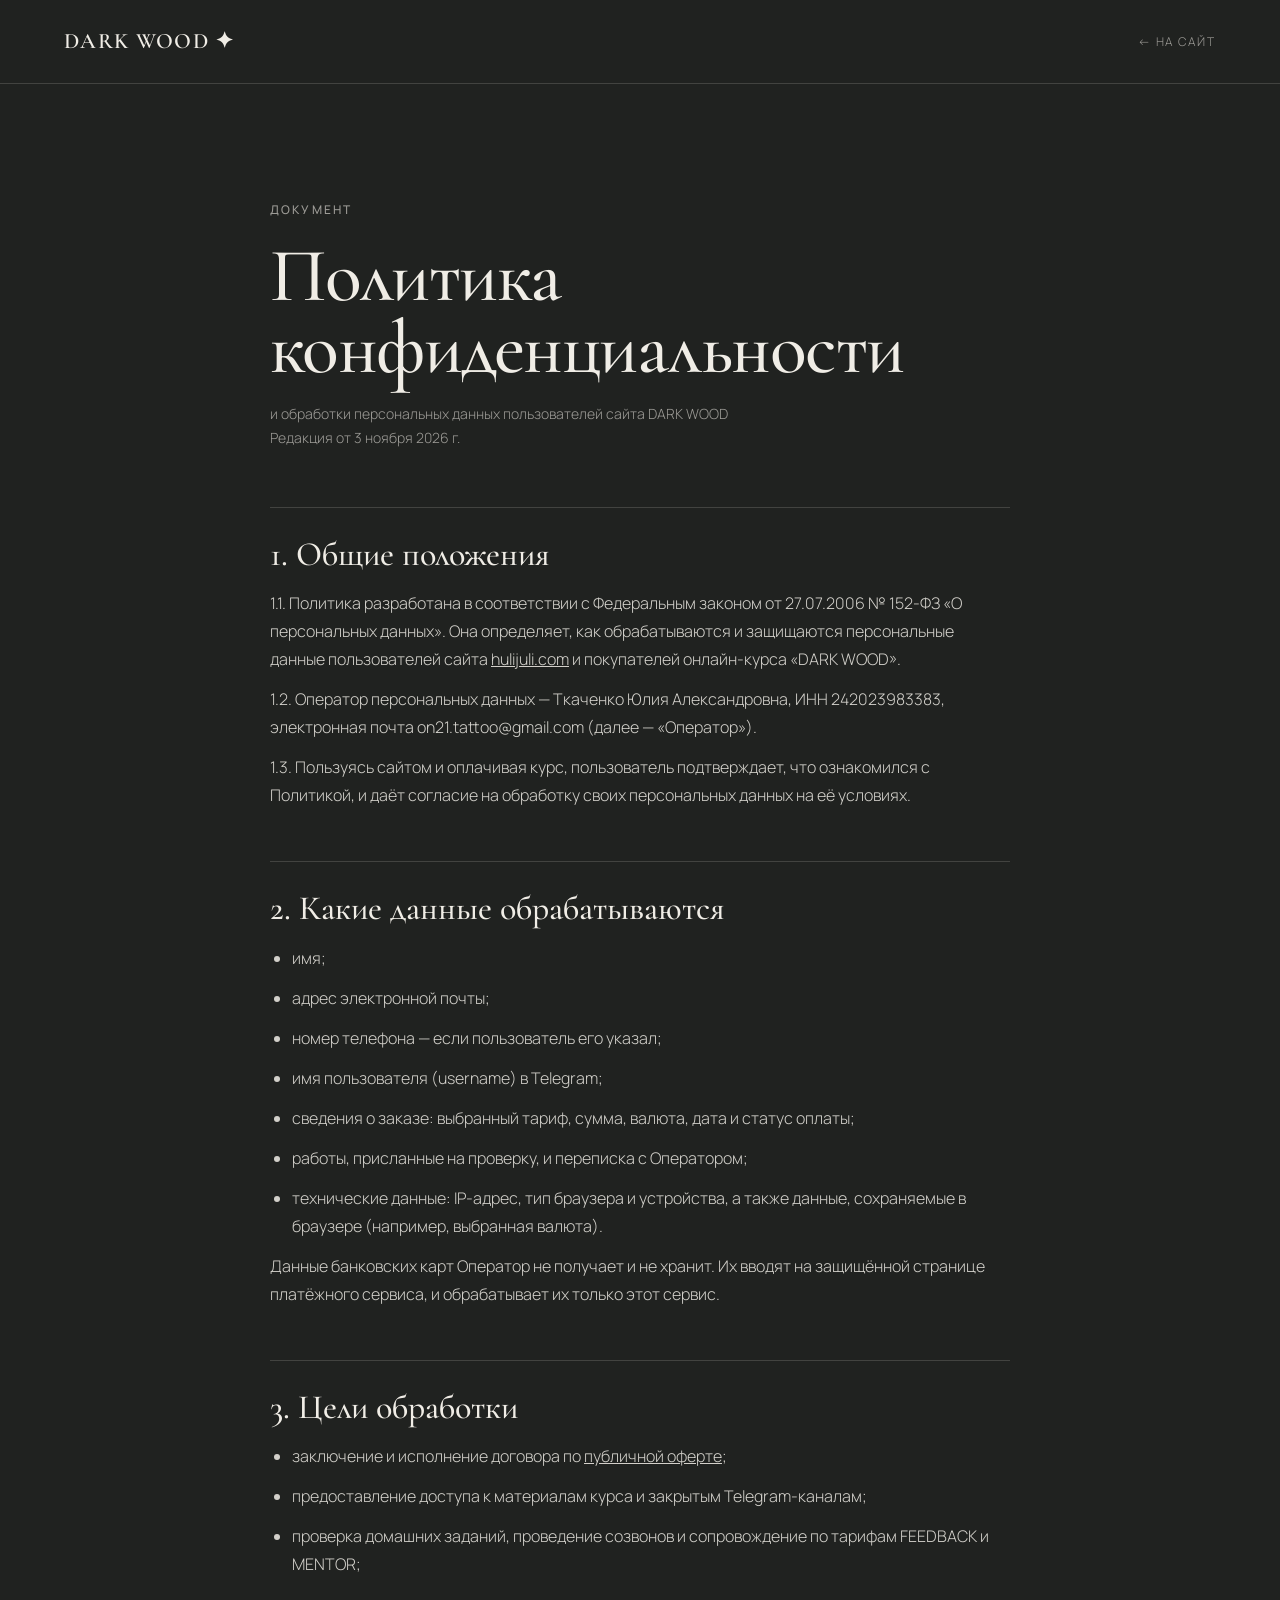
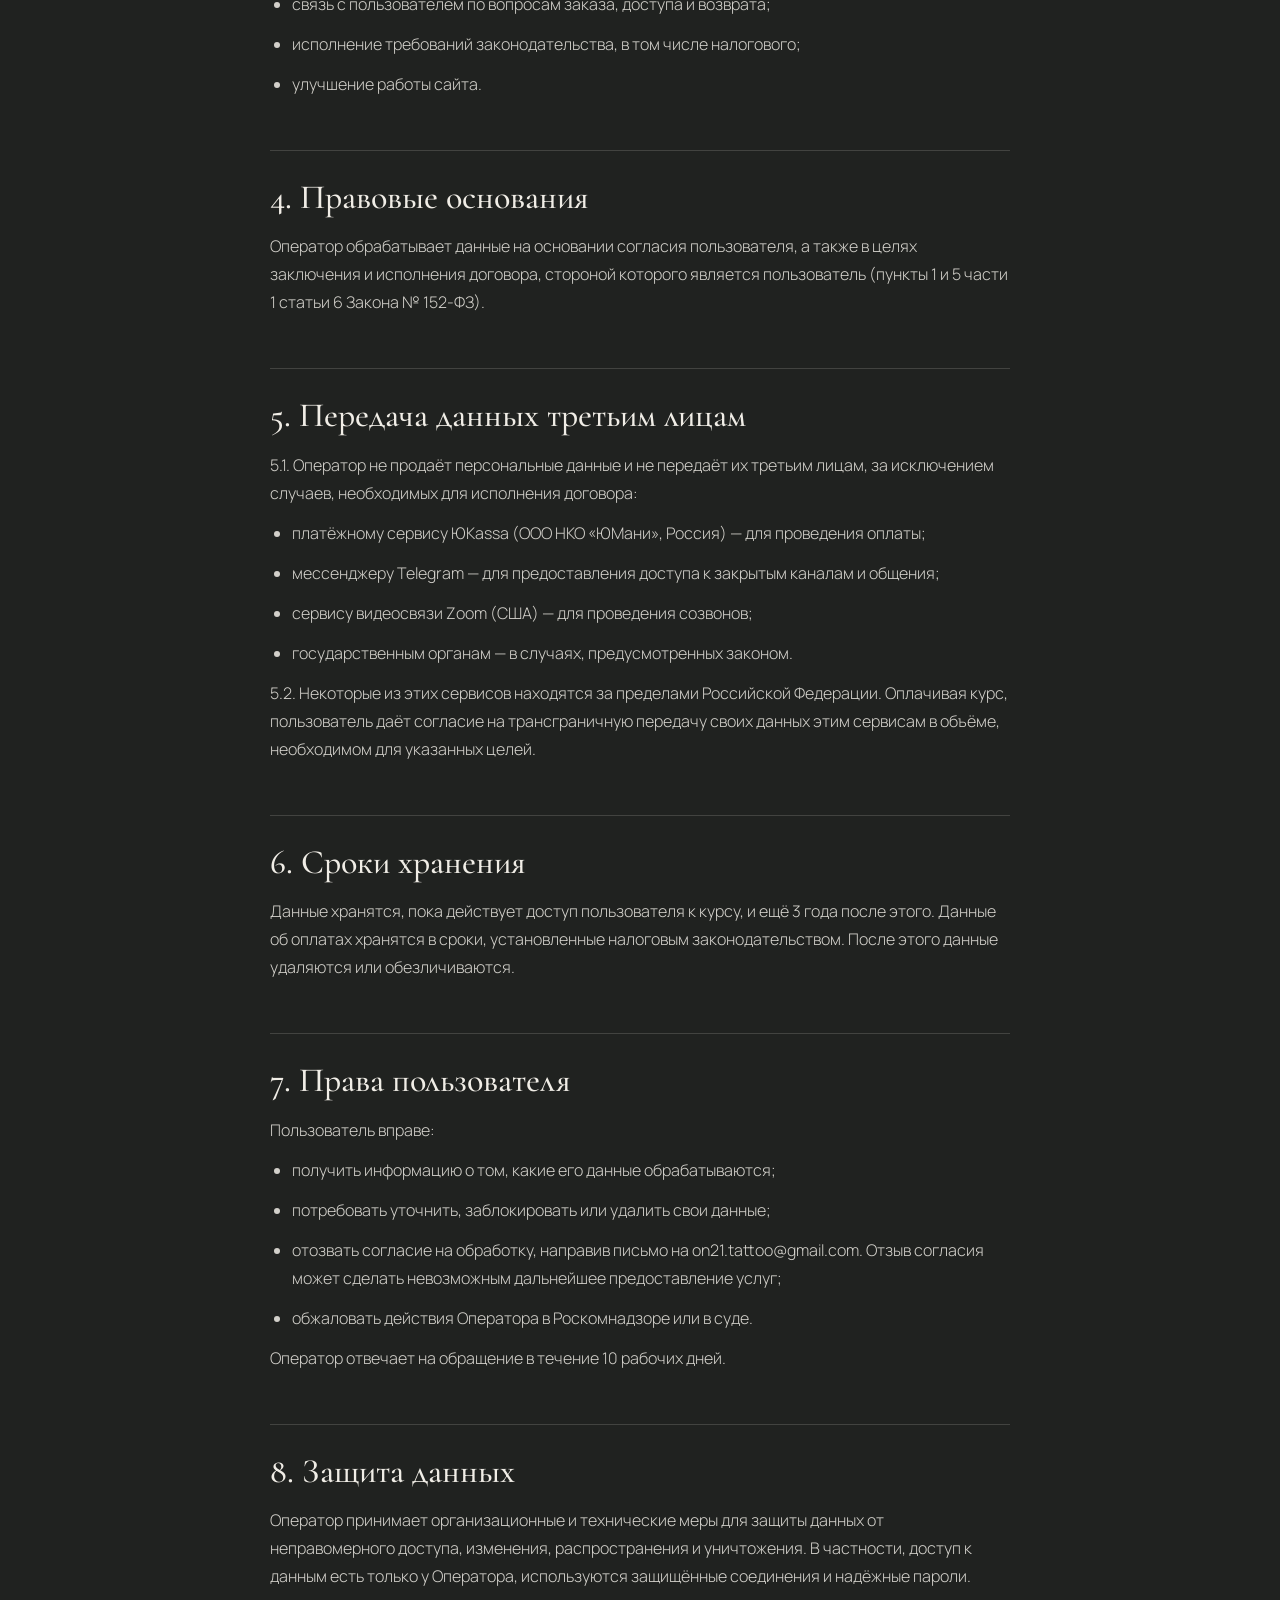
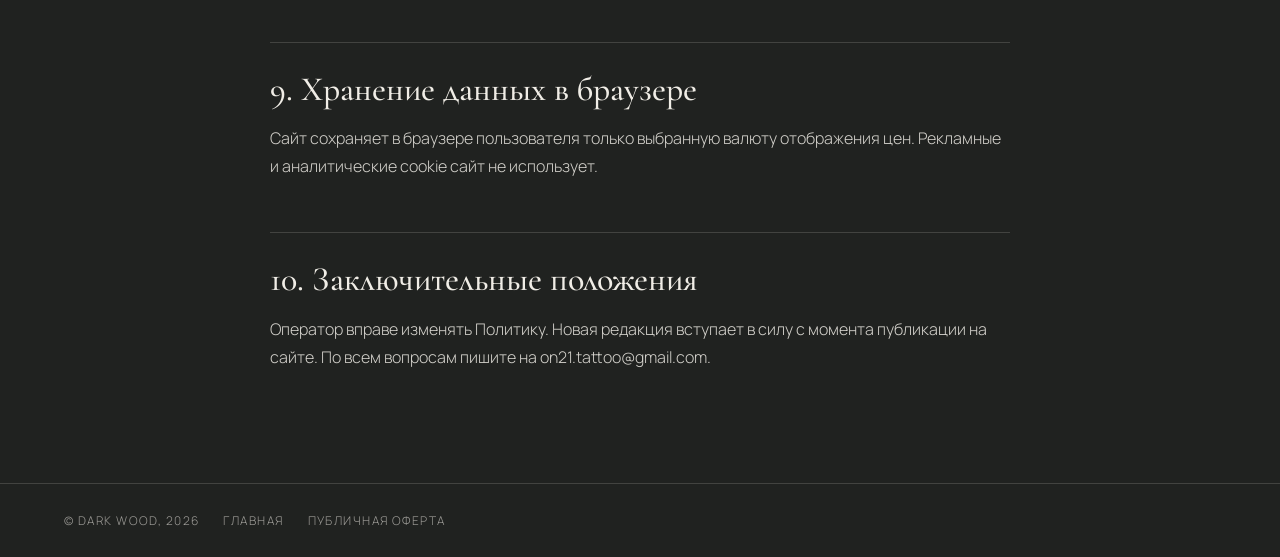
<file: privacy.html>
<!DOCTYPE html>
<html lang="ru">
<head>
<meta charset="utf-8">
<meta name="viewport" content="width=device-width, initial-scale=1">
<title>Политика конфиденциальности — DARK WOOD</title>
<meta name="description" content="Политика конфиденциальности и обработки персональных данных сайта DARK WOOD.">
<link rel="canonical" href="https://hulijuli.com/privacy.html">
<link rel="icon" href="/favicon.ico" sizes="48x48">
<link rel="icon" href="/favicon.svg" type="image/svg+xml">
<link rel="icon" href="/favicon-192.png" type="image/png" sizes="192x192">
<link rel="apple-touch-icon" href="/apple-touch-icon.png">
<link rel="preconnect" href="https://fonts.googleapis.com">
<link rel="preconnect" href="https://fonts.gstatic.com" crossorigin>
<link href="https://fonts.googleapis.com/css2?family=Cormorant+Garamond:wght@500;600&family=Manrope:wght@300;400;500&display=swap" rel="stylesheet">
<style>
:root{--g:#202220;--m:#F0EDE6;--muted:rgba(240,237,230,.6);--line:rgba(240,237,230,.16);--wine:#982C2C}
*{box-sizing:border-box;margin:0;padding:0}
body{background:var(--g);color:var(--m);font-family:Manrope,system-ui,sans-serif;font-weight:300;line-height:1.75;font-size:16px;-webkit-font-smoothing:antialiased}
a{color:inherit}
.top{display:flex;justify-content:space-between;align-items:center;padding:22px clamp(20px,5vw,72px);border-bottom:1px solid var(--line)}
.logo{font-family:"Cormorant Garamond",serif;font-weight:600;font-size:22px;letter-spacing:.06em;text-decoration:none}
.back{font-size:12px;letter-spacing:.16em;text-transform:uppercase;color:var(--muted);text-decoration:none}
.back:hover{color:var(--m)}
main{max-width:820px;margin:0 auto;padding:clamp(56px,9vw,110px) clamp(20px,5vw,40px) 100px}
.label{font-size:12px;letter-spacing:.18em;text-transform:uppercase;color:var(--muted);font-weight:500}
h1{font-family:"Cormorant Garamond",serif;font-weight:500;font-size:clamp(42px,7vw,76px);line-height:.95;letter-spacing:-.02em;margin:18px 0 18px}
.meta{color:var(--muted);font-size:14px;margin-bottom:56px}
h2{font-family:"Cormorant Garamond",serif;font-weight:500;font-size:clamp(26px,3vw,34px);line-height:1.1;margin:52px 0 16px;padding-top:28px;border-top:1px solid var(--line)}
p,li{color:rgba(240,237,230,.86);margin-bottom:12px}
ol,ul{padding-left:22px}
.fill{background:rgba(152,44,44,.22);border-bottom:1px dashed var(--wine);padding:0 4px;color:var(--m);font-weight:400}
table{width:100%;border-collapse:collapse;margin:10px 0 18px;font-size:15px}
td,th{border-bottom:1px solid var(--line);padding:12px 8px 12px 0;text-align:left;vertical-align:top}
th{font-weight:500;font-size:12px;letter-spacing:.12em;text-transform:uppercase;color:var(--muted)}
.req p{margin-bottom:6px}
footer{border-top:1px solid var(--line);padding:26px clamp(20px,5vw,72px);font-size:12px;letter-spacing:.12em;text-transform:uppercase;color:var(--muted);display:flex;gap:24px;flex-wrap:wrap}
footer a{text-decoration:none}
</style>
</head>
<body>
<header class="top"><a href="index.html" class="logo">DARK WOOD ✦</a><a href="index.html" class="back">← На сайт</a></header>
<main>
<span class="label">Документ</span>
<h1>Политика конфиденциальности</h1>
<p class="meta">и обработки персональных данных пользователей сайта DARK WOOD<br>Редакция от 3 ноября 2026 г.</p>

<h2>1. Общие положения</h2>
<p>1.1. Политика разработана в соответствии с Федеральным законом от 27.07.2006 № 152-ФЗ «О персональных данных». Она определяет, как обрабатываются и защищаются персональные данные пользователей сайта <a href="https://hulijuli.com">hulijuli.com</a> и покупателей онлайн-курса «DARK WOOD».</p>
<p>1.2. Оператор персональных данных — Ткаченко Юлия Александровна, ИНН 242023983383, электронная почта on21.tattoo@gmail.com (далее — «Оператор»).</p>
<p>1.3. Пользуясь сайтом и оплачивая курс, пользователь подтверждает, что ознакомился с Политикой, и даёт согласие на обработку своих персональных данных на её условиях.</p>

<h2>2. Какие данные обрабатываются</h2>
<ul>
<li>имя;</li>
<li>адрес электронной почты;</li>
<li>номер телефона — если пользователь его указал;</li>
<li>имя пользователя (username) в Telegram;</li>
<li>сведения о заказе: выбранный тариф, сумма, валюта, дата и статус оплаты;</li>
<li>работы, присланные на проверку, и переписка с Оператором;</li>
<li>технические данные: IP-адрес, тип браузера и устройства, а также данные, сохраняемые в браузере (например, выбранная валюта).</li>
</ul>
<p>Данные банковских карт Оператор не получает и не хранит. Их вводят на защищённой странице платёжного сервиса, и обрабатывает их только этот сервис.</p>

<h2>3. Цели обработки</h2>
<ul>
<li>заключение и исполнение договора по <a href="oferta.html">публичной оферте</a>;</li>
<li>предоставление доступа к материалам курса и закрытым Telegram-каналам;</li>
<li>проверка домашних заданий, проведение созвонов и сопровождение по тарифам FEEDBACK и MENTOR;</li>
<li>связь с пользователем по вопросам заказа, доступа и возврата;</li>
<li>исполнение требований законодательства, в том числе налогового;</li>
<li>улучшение работы сайта.</li>
</ul>

<h2>4. Правовые основания</h2>
<p>Оператор обрабатывает данные на основании согласия пользователя, а также в целях заключения и исполнения договора, стороной которого является пользователь (пункты 1 и 5 части 1 статьи 6 Закона № 152-ФЗ).</p>

<h2>5. Передача данных третьим лицам</h2>
<p>5.1. Оператор не продаёт персональные данные и не передаёт их третьим лицам, за исключением случаев, необходимых для исполнения договора:</p>
<ul>
<li>платёжному сервису ЮKassa (ООО НКО «ЮМани», Россия) — для проведения оплаты;</li>
<li>мессенджеру Telegram — для предоставления доступа к закрытым каналам и общения;</li>
<li>сервису видеосвязи Zoom (США) — для проведения созвонов;</li>
<li>государственным органам — в случаях, предусмотренных законом.</li>
</ul>
<p>5.2. Некоторые из этих сервисов находятся за пределами Российской Федерации. Оплачивая курс, пользователь даёт согласие на трансграничную передачу своих данных этим сервисам в объёме, необходимом для указанных целей.</p>

<h2>6. Сроки хранения</h2>
<p>Данные хранятся, пока действует доступ пользователя к курсу, и ещё 3 года после этого. Данные об оплатах хранятся в сроки, установленные налоговым законодательством. После этого данные удаляются или обезличиваются.</p>

<h2>7. Права пользователя</h2>
<p>Пользователь вправе:</p>
<ul>
<li>получить информацию о том, какие его данные обрабатываются;</li>
<li>потребовать уточнить, заблокировать или удалить свои данные;</li>
<li>отозвать согласие на обработку, направив письмо на on21.tattoo@gmail.com. Отзыв согласия может сделать невозможным дальнейшее предоставление услуг;</li>
<li>обжаловать действия Оператора в Роскомнадзоре или в суде.</li>
</ul>
<p>Оператор отвечает на обращение в течение 10 рабочих дней.</p>

<h2>8. Защита данных</h2>
<p>Оператор принимает организационные и технические меры для защиты данных от неправомерного доступа, изменения, распространения и уничтожения. В частности, доступ к данным есть только у Оператора, используются защищённые соединения и надёжные пароли.</p>

<h2>9. Хранение данных в браузере</h2>
<p>Сайт сохраняет в браузере пользователя только выбранную валюту отображения цен. Рекламные и аналитические cookie сайт не использует.</p>

<h2>10. Заключительные положения</h2>
<p>Оператор вправе изменять Политику. Новая редакция вступает в силу с момента публикации на сайте. По всем вопросам пишите на on21.tattoo@gmail.com.</p>
</main>
<footer><span>© DARK WOOD, 2026</span><a href="index.html">Главная</a><a href="oferta.html">Публичная оферта</a></footer>
</body>
</html>
</file>
<file: blog/blog.css>
:root{--g:#202220;--g2:#1a1c1a;--m:#F0EDE6;--forest:#34483C;--wine:#982C2C;--muted:rgba(240,237,230,.6);--line:rgba(240,237,230,.16);--serif:"Cormorant Garamond","Times New Roman",serif;--sans:"Manrope",system-ui,-apple-system,sans-serif;--pad:clamp(20px,5vw,72px)}
*{box-sizing:border-box;margin:0;padding:0}
html{scroll-behavior:smooth}
body{background:var(--g);color:var(--m);font-family:var(--sans);font-weight:300;font-size:17px;line-height:1.75;-webkit-font-smoothing:antialiased}
a{color:inherit}
.top{position:sticky;top:0;z-index:10;display:flex;justify-content:space-between;align-items:center;gap:20px;height:68px;padding:0 var(--pad);background:rgba(32,34,32,.88);backdrop-filter:blur(14px);-webkit-backdrop-filter:blur(14px);border-bottom:1px solid var(--line)}
.logo{font-family:var(--serif);font-weight:600;font-size:22px;letter-spacing:.06em;text-decoration:none;white-space:nowrap}
.top nav{display:flex;gap:28px}
.top nav a{font-size:12px;letter-spacing:.16em;text-transform:uppercase;color:var(--muted);text-decoration:none;font-weight:500}
.top nav a:hover{color:var(--m)}
.label{font-size:12px;letter-spacing:.18em;text-transform:uppercase;color:var(--muted);font-weight:500}
.crumbs{font-size:12px;letter-spacing:.14em;text-transform:uppercase;color:var(--muted)}
.crumbs a{text-decoration:none}.crumbs a:hover{color:var(--m)}
/* article */
.art{max-width:780px;margin:0 auto;padding:clamp(48px,8vw,100px) clamp(20px,5vw,40px) 40px}
.art h1{font-family:var(--serif);font-weight:500;font-size:clamp(42px,6.4vw,78px);line-height:.98;letter-spacing:-.02em;margin:22px 0 22px}
.lead{font-size:clamp(18px,1.6vw,21px);color:rgba(240,237,230,.86);margin-bottom:22px}
.meta{font-size:13px;color:var(--muted);padding-bottom:30px;border-bottom:1px solid var(--line);margin-bottom:10px}
.art h2{font-family:var(--serif);font-weight:500;font-size:clamp(30px,3.4vw,42px);line-height:1.08;margin:56px 0 16px;letter-spacing:-.01em}
.art h3{font-family:var(--serif);font-weight:600;font-size:26px;line-height:1.15;margin:34px 0 10px}
.art p{margin:0 0 18px;color:rgba(240,237,230,.86)}
.art ul,.art ol{margin:0 0 22px;padding-left:0;list-style:none;counter-reset:n}
.art li{position:relative;padding:9px 0 9px 30px;border-bottom:1px solid rgba(240,237,230,.07);color:rgba(240,237,230,.86)}
.art ul li::before{content:"✦";position:absolute;left:2px;top:9px;font-size:11px;color:var(--muted)}
.art ol li{counter-increment:n}
.art ol li::before{content:counter(n,decimal-leading-zero);position:absolute;left:0;top:11px;font-size:12px;color:var(--muted);letter-spacing:.06em}
.art strong{font-weight:500;color:var(--m)}
.art a{text-decoration:underline;text-underline-offset:3px;text-decoration-color:rgba(240,237,230,.4)}
.art a:hover{text-decoration-color:var(--m)}
.tip{margin:30px 0;padding:22px 26px;border-left:2px solid var(--forest);background:rgba(52,72,60,.18)}
.tip p:last-child{margin:0}
.toc{margin:26px 0 8px;padding:22px 26px;border:1px solid var(--line)}
.toc .label{display:block;margin-bottom:10px}
.toc ol li{border:0;padding:4px 0 4px 30px}
.toc ol li::before{top:7px}
.toc a{text-decoration:none}
/* CTA */
.cta{margin:70px 0 10px;padding:clamp(30px,5vw,48px);background:var(--forest);position:relative;overflow:hidden}
.cta .label{color:rgba(240,237,230,.75)}
.cta h2{margin:14px 0 12px!important;font-size:clamp(32px,4vw,48px)!important}
.cta p{color:rgba(240,237,230,.88)}
.btn{display:inline-flex;align-items:center;gap:12px;margin-top:12px;padding:16px 28px;border-radius:999px;background:var(--m);color:var(--g)!important;text-decoration:none!important;font-size:12px;letter-spacing:.18em;text-transform:uppercase;font-weight:600;transition:transform .25s}
.btn:hover{transform:translateX(3px)}
.related{max-width:780px;margin:0 auto;padding:30px clamp(20px,5vw,40px) 90px}
.related h2{font-family:var(--serif);font-weight:500;font-size:34px;margin:16px 0 18px}
/* list */
.list{border-top:1px solid var(--line)}
.card{display:grid;grid-template-columns:70px 1fr;gap:20px;padding:30px 0;border-bottom:1px solid var(--line);text-decoration:none!important;transition:background .3s}
.card:hover{background:linear-gradient(90deg,transparent,rgba(52,72,60,.16),transparent)}
.card .n{font-size:12px;color:var(--muted);letter-spacing:.14em;padding-top:10px}
.card h3{font-family:var(--serif);font-weight:500;font-size:clamp(26px,3vw,36px);line-height:1.1;margin:0 0 8px}
.card p{color:rgba(240,237,230,.72);font-size:15px;margin:0}
.hub{max-width:980px;margin:0 auto;padding:clamp(56px,9vw,120px) clamp(20px,5vw,40px) 90px}
.hub h1{font-family:var(--serif);font-weight:500;font-size:clamp(52px,8vw,110px);line-height:.92;letter-spacing:-.02em;margin:20px 0 22px}
.hub .lead{max-width:620px;margin-bottom:50px}
footer{border-top:1px solid var(--line);padding:26px var(--pad);display:flex;gap:24px;flex-wrap:wrap;justify-content:space-between;font-size:12px;letter-spacing:.12em;text-transform:uppercase;color:var(--muted)}
footer a{text-decoration:none}footer a:hover{color:var(--m)}
footer div{display:flex;gap:24px;flex-wrap:wrap}
@media(max-width:640px){.logo{font-size:19px}.top nav{gap:18px}.top nav a.hide-m{display:none}.card{grid-template-columns:1fr;gap:6px}.card .n{padding:0}}
</file>
